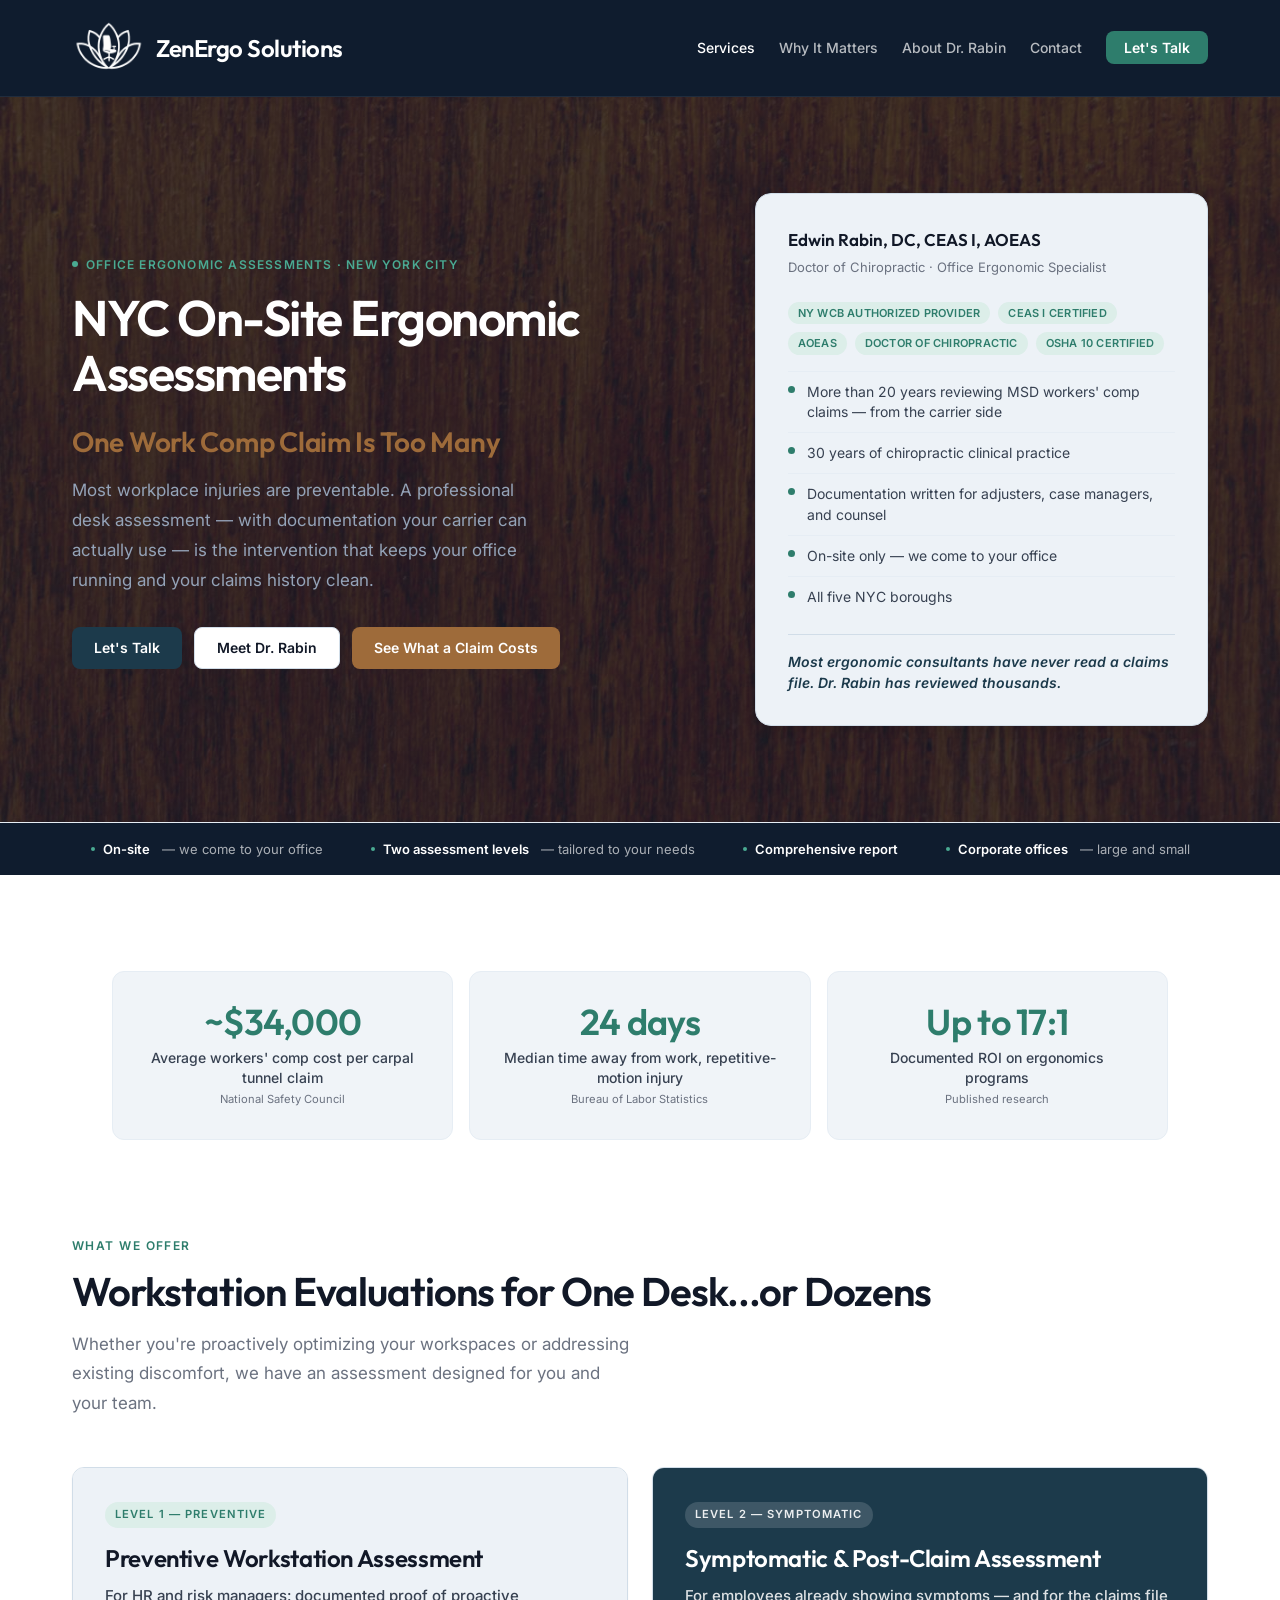
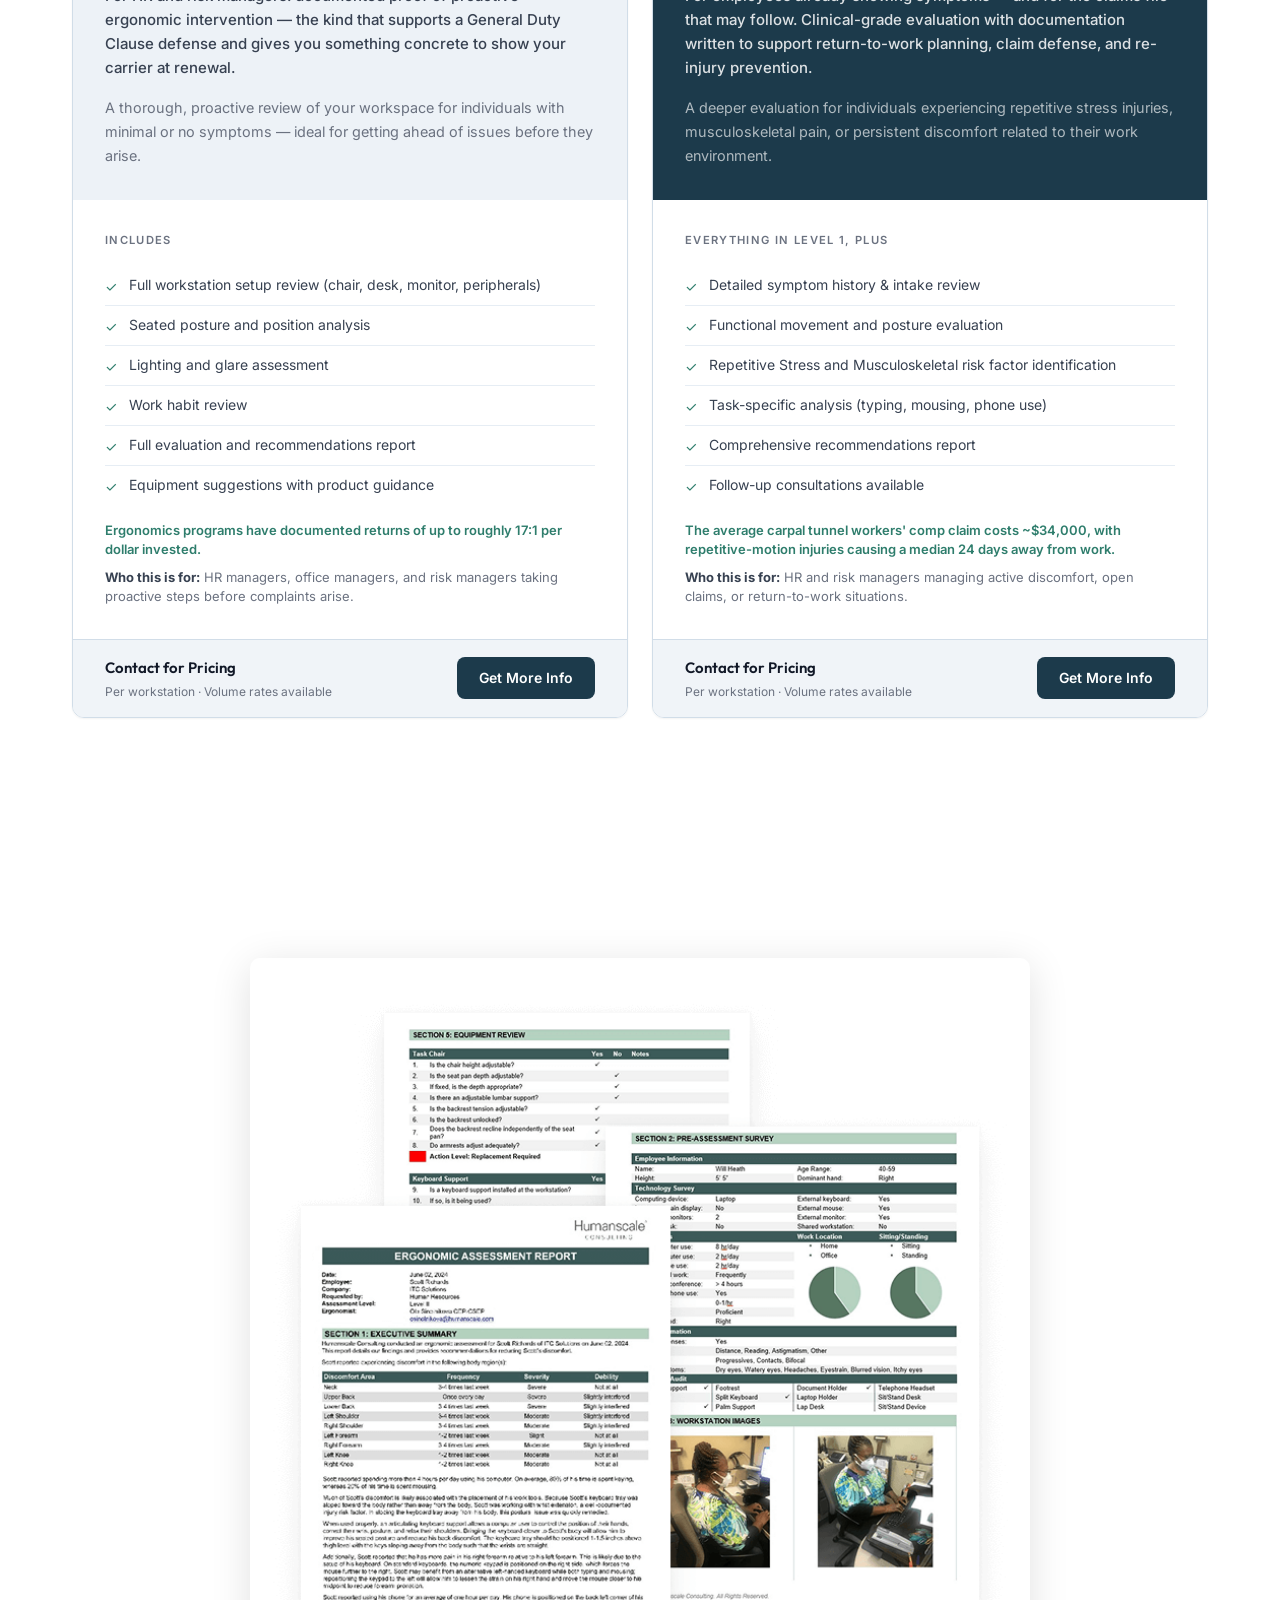
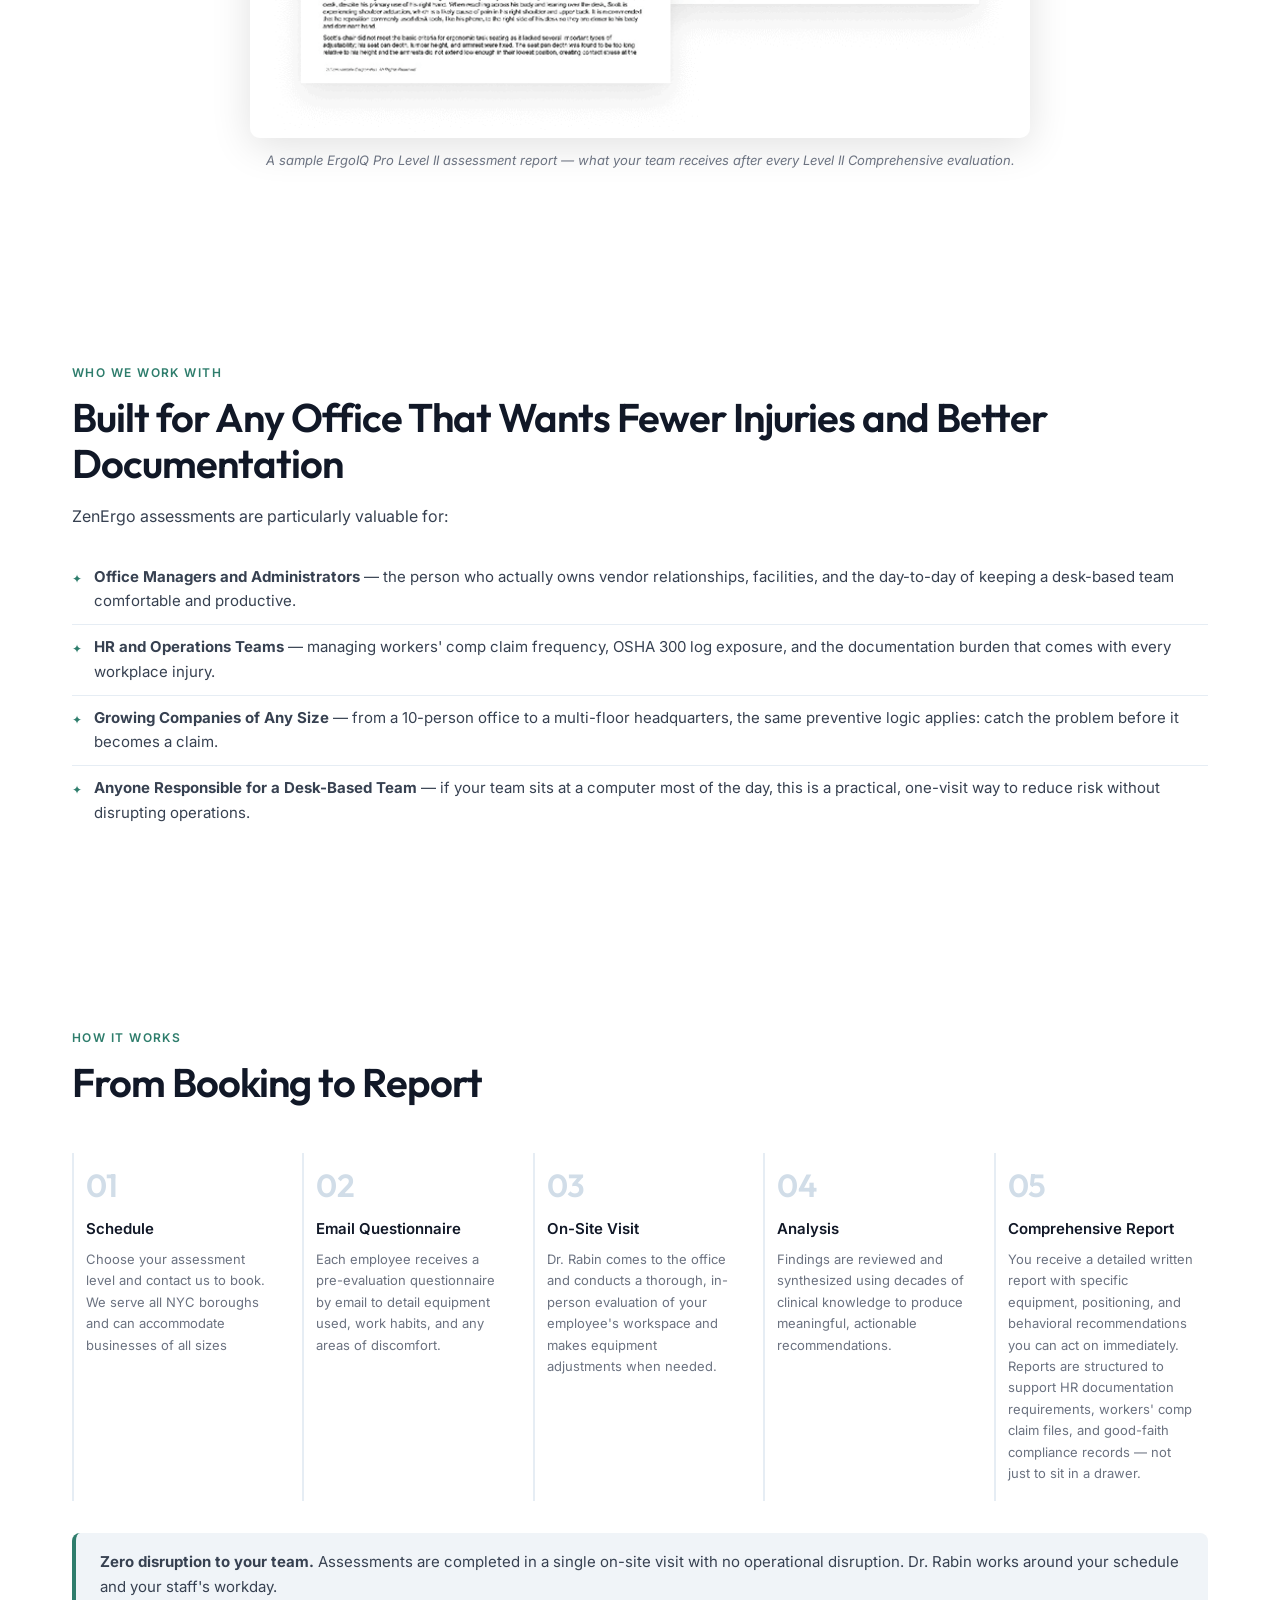
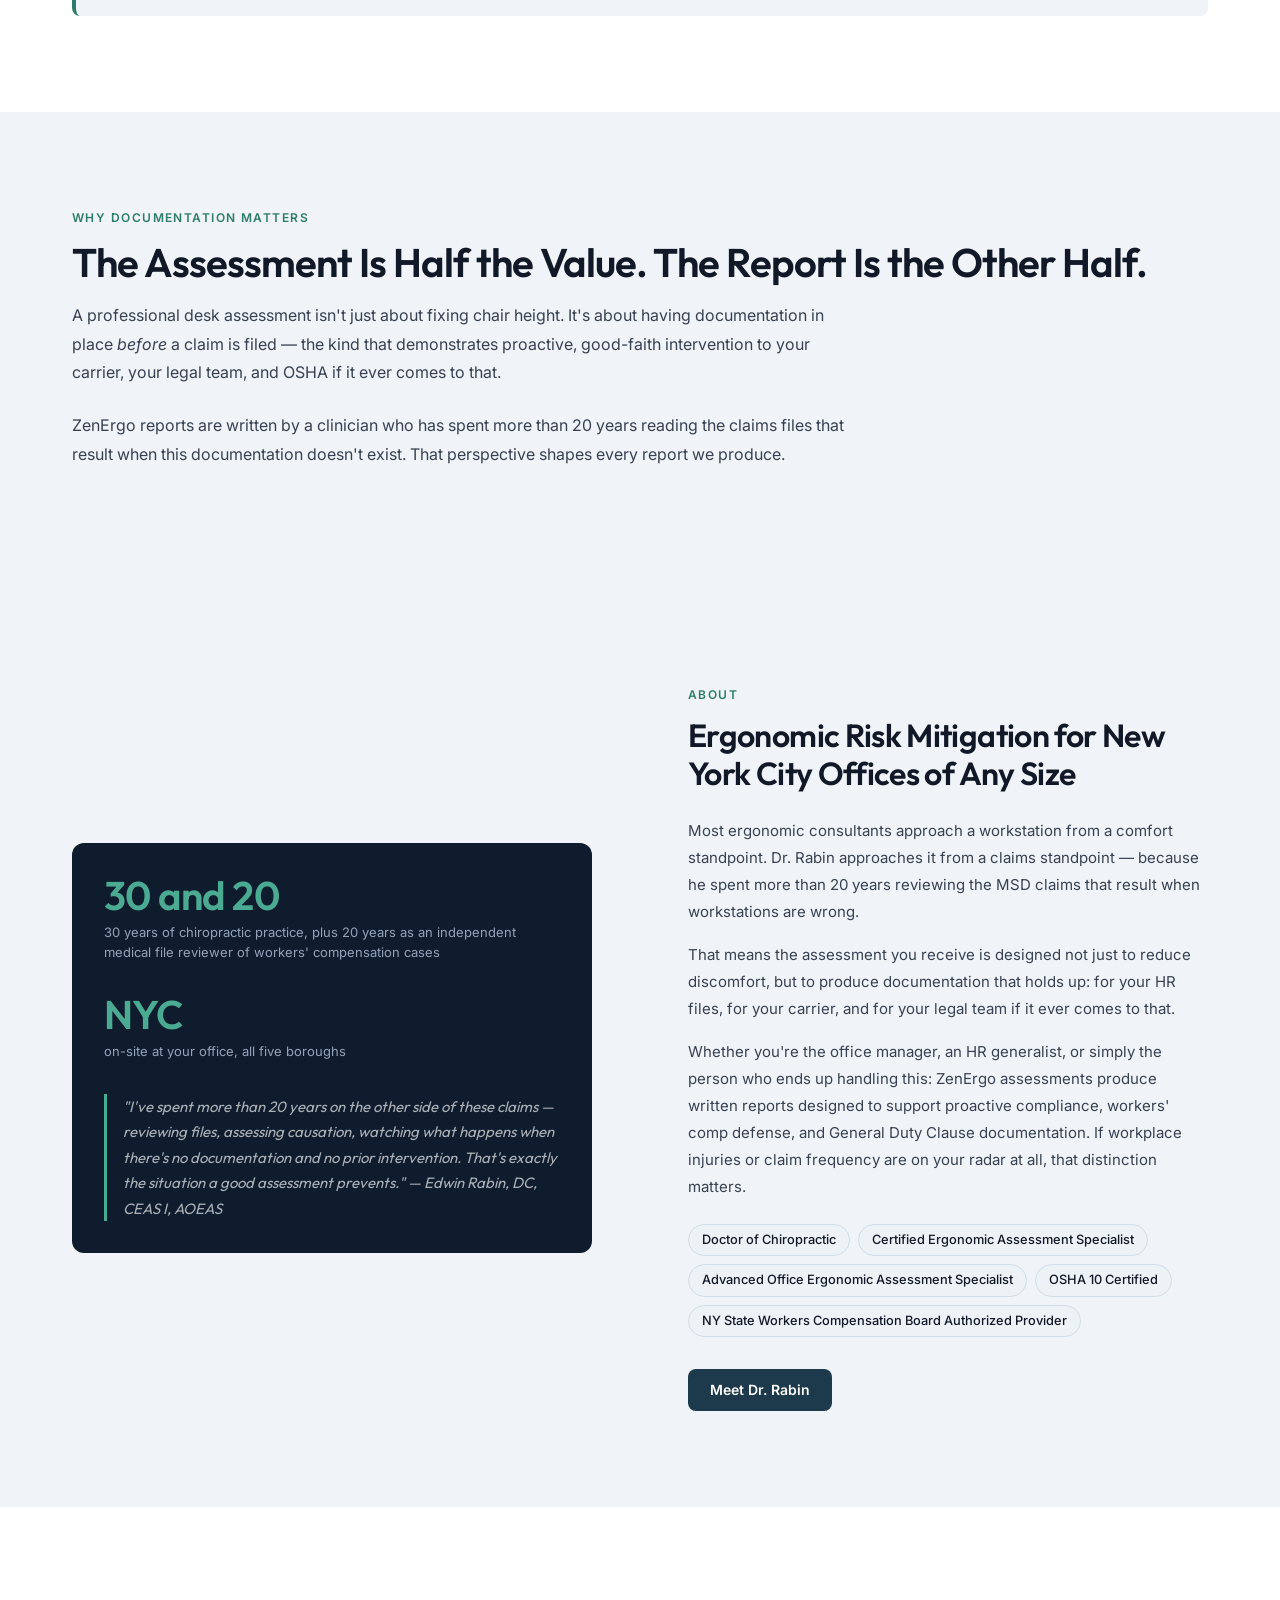
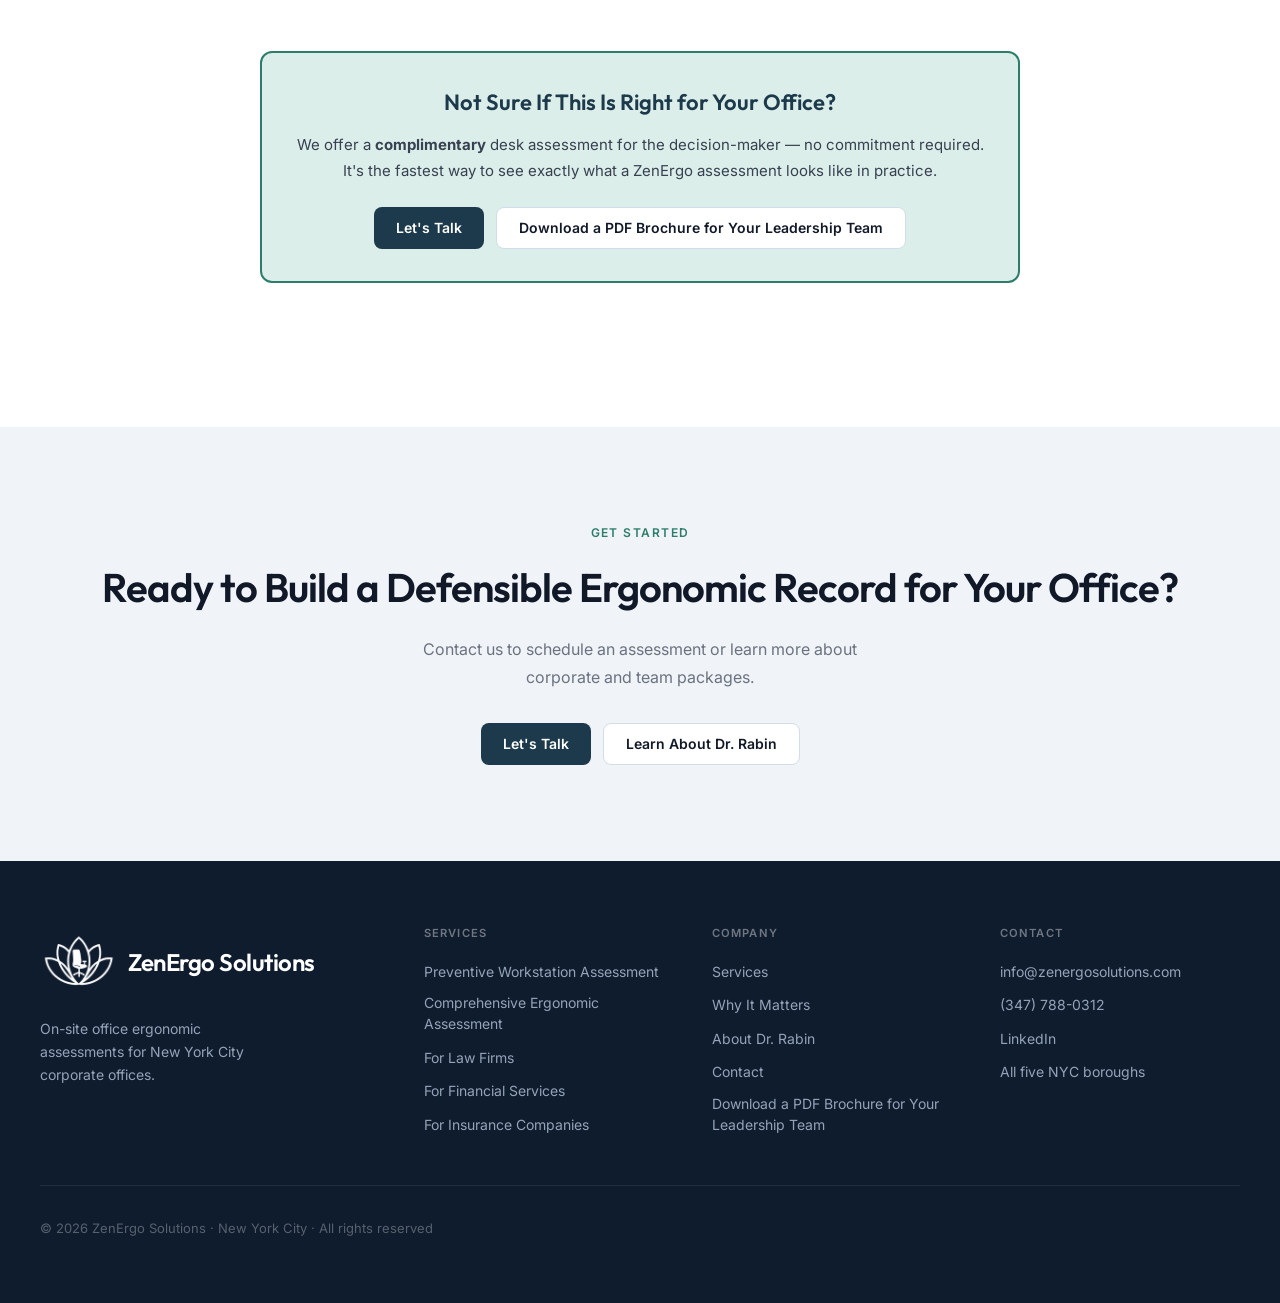
<file: index.html>
<!DOCTYPE html>
<html lang="en">
<head>
  <meta charset="UTF-8">
  <meta name="viewport" content="width=device-width, initial-scale=1.0">
  <title>NYC Office Ergonomic Assessments | ZenErgo Solutions</title>
  <meta name="description" content="ZenErgo Solutions is an NYC ergonomic assessment company. On-site, chiropractor-led workstation evaluations with written reports for HR and workers' comp files.">
  <link rel="canonical" href="https://www.zenergosolutions.com/" />
  <meta name="keywords" content="office ergonomic assessment, ergonomic evaluation NYC, on-site ergonomic assessment New York, workplace ergonomics assessment, ergonomic risk assessment, ergonomic consultants NYC, desk assessment, workstation risk assessment, ergonomic workstation assessment, office ergonomics consultant, workplace injury prevention NYC, corporate ergonomics program, office safety assessment, ZenErgo Solutions, Dr. Edwin Rabin">

  <!-- Favicon -->
  <link rel="icon" href="/favicon.ico" sizes="48x48">
  <link rel="icon" type="image/png" sizes="192x192" href="/favicon-192.png">
  <link rel="apple-touch-icon" href="/apple-touch-icon.png">

  <!-- Open Graph -->
  <meta property="og:type" content="website">
  <meta property="og:title" content="NYC Office Ergonomic Assessments | ZenErgo Solutions">
  <meta property="og:description" content="On-site office ergonomic assessments for NYC businesses of any size. Chiropractor-led, documentation-driven evaluations that reduce workplace injuries and support a defensible compliance record. All five boroughs served.">
  <meta property="og:url" content="https://www.zenergosolutions.com/">
  <meta property="og:image" content="https://www.zenergosolutions.com/ZenErgo-wName.png">
  <meta property="og:site_name" content="ZenErgo Solutions">

  <!-- Twitter Card -->
  <meta name="twitter:card" content="summary_large_image">
  <meta name="twitter:title" content="NYC Office Ergonomic Assessments | ZenErgo Solutions">
  <meta name="twitter:description" content="On-site office ergonomic assessments for NYC businesses of any size. Chiropractor-led, documentation-driven evaluations that reduce workplace injuries and support a defensible compliance record. All five boroughs served.">
  <meta name="twitter:image" content="https://www.zenergosolutions.com/ZenErgo-wName.png">

  <!-- Google Search Console Verification -->
  <meta name="google-site-verification" content="HZJrYpx8dpgIf5GoWbdY0h0nmHTKcFLue034OEH0woA" />

  <!-- Google Analytics 4 -->
  <script async src="https://www.googletagmanager.com/gtag/js?id=G-EG3LSNNDYT"></script>
  <script>
    window.dataLayer = window.dataLayer || [];
    function gtag(){dataLayer.push(arguments);}
    gtag('js', new Date());
    gtag('config', 'G-EG3LSNNDYT');
  </script>

  <!-- JSON-LD: Local Business / Professional Service Schema -->
  <script type="application/ld+json">
  {
    "@context": "https://schema.org",
    "@type": "ProfessionalService",
    "name": "ZenErgo Solutions",
    "description": "On-site office ergonomic assessments for New York City employers — clinician-led workstation evaluations with written documentation built for HR files, workers' compensation defense, and General Duty Clause compliance. Serving law firms, financial services firms, insurance companies, and corporate offices across all five NYC boroughs.",
    "image": "https://www.zenergosolutions.com/ZenErgo-wName.png",
    "logo": "https://www.zenergosolutions.com/ZenErgo-wName.png",
    "@id": "https://www.zenergosolutions.com/#organization",
    "url": "https://www.zenergosolutions.com",
    "sameAs": ["https://www.linkedin.com/company/zenergo-solutions/"],
    "telephone": "+1-347-788-0312",
    "email": "info@zenergosolutions.com",
    "priceRange": "$$",
    "address": {
      "@type": "PostalAddress",
      "addressLocality": "New York",
      "addressRegion": "NY",
      "addressCountry": "US"
    },
    "openingHoursSpecification": {
      "@type": "OpeningHoursSpecification",
      "dayOfWeek": ["Monday", "Tuesday", "Wednesday", "Thursday", "Friday"],
      "opens": "09:00",
      "closes": "17:00"
    },
    "audience": {
      "@type": "BusinessAudience",
      "audienceType": "HR Managers, Risk Managers, Office Managers, Law Firm Administrators, Financial Firm Administrators, Insurance Services Administrators, COOs"
    },
    "founder": {
      "@type": "Person",
      "@id": "https://www.zenergosolutions.com/about.html#edwin-rabin",
      "name": "Edwin Rabin",
      "alternateName": "Ed Rabin",
      "honorificPrefix": "Dr.",
      "honorificSuffix": "DC, CEAS I, AOEAS",
      "jobTitle": "Chiropractor & Certified Ergonomics Specialist",
      "url": "https://www.zenergosolutions.com/about.html",
      "sameAs": ["https://www.linkedin.com/in/ed-rabin"]
    },
    "areaServed": [
      {
        "@type": "AdministrativeArea",
        "name": "Manhattan",
        "sameAs": "https://en.wikipedia.org/wiki/Manhattan"
      },
      {
        "@type": "AdministrativeArea",
        "name": "Brooklyn",
        "sameAs": "https://en.wikipedia.org/wiki/Brooklyn"
      },
      {
        "@type": "AdministrativeArea",
        "name": "Queens",
        "sameAs": "https://en.wikipedia.org/wiki/Queens"
      },
      {
        "@type": "AdministrativeArea",
        "name": "The Bronx",
        "sameAs": "https://en.wikipedia.org/wiki/The_Bronx"
      },
      {
        "@type": "AdministrativeArea",
        "name": "Staten Island",
        "sameAs": "https://en.wikipedia.org/wiki/Staten_Island"
      },
      {
        "@type": "AdministrativeArea",
        "name": "New York City",
        "sameAs": "https://en.wikipedia.org/wiki/New_York_City"
      }
    ],
    "knowsAbout": [
      "Office Ergonomics",
      "Workstation Tuning",
      "Ergonomic Assessment",
      "Injury Prevention",
      "Workers Compensation Risk Reduction",
      "Law Firm Ergonomics",
      "Financial Services Ergonomics",
      "Insurance Office Ergonomics",
      "RSI Prevention",
      "Musculoskeletal Disorder Prevention"
    ],
    "hasOfferCatalog": {
      "@type": "OfferCatalog",
      "name": "Ergonomic Assessment Services",
      "itemListElement": [
        {
          "@type": "Offer",
          "itemOffered": {
            "@type": "Service",
            "name": "Preventive Workstation Assessment",
            "description": "Proactive ergonomic workstation assessment for employees with minimal or no symptoms. Includes full workstation review, posture analysis, lighting assessment, and written recommendations report.",
            "audience": {
              "@type": "Audience",
              "audienceType": "Law Firms, Financial Services, Insurance Companies, Corporate Offices"
            }
          }
        },
        {
          "@type": "Offer",
          "itemOffered": {
            "@type": "Service",
            "name": "Symptomatic & Post-Claim Assessment",
            "description": "In-depth clinical ergonomic evaluation for employees experiencing RSI, musculoskeletal pain, or persistent work-related discomfort. Includes symptom history, functional movement evaluation, and detailed clinical recommendations report.",
            "audience": {
              "@type": "Audience",
              "audienceType": "Law Firms, Financial Services, Insurance Companies, Corporate Offices"
            }
          }
        }
      ]
    }
  }
  </script>

  <!-- JSON-LD: WebSite (tells Google the site name to show in results) -->
  <script type="application/ld+json">
  {
    "@context": "https://schema.org",
    "@type": "WebSite",
    "@id": "https://www.zenergosolutions.com/#website",
    "name": "ZenErgo Solutions",
    "alternateName": "ZenErgo",
    "url": "https://www.zenergosolutions.com/",
    "publisher": { "@id": "https://www.zenergosolutions.com/#organization" }
  }
  </script>

  <link rel="preconnect" href="https://fonts.googleapis.com">
  <link rel="preconnect" href="https://fonts.gstatic.com" crossorigin>
  <link href="https://fonts.googleapis.com/css2?family=Outfit:wght@400;500;600&family=Inter:wght@400;500;600&display=swap" rel="stylesheet">
  <link rel="stylesheet" href="style.css">
</head>
<body>

<header class="site-header">
  <nav class="nav-inner" aria-label="Main navigation">
    <a href="/" class="nav-logo" aria-label="ZenErgo Solutions home">
      <img src="logo-160.png" alt="ZenErgo Solutions logo" width="160" height="160">
      <span class="nav-brand-name">ZenErgo Solutions</span>
    </a>
    <ul class="nav-links" id="navLinks">
      <li><a href="/" class="active">Services</a></li>
      <li><a href="why-it-matters.html">Why It Matters</a></li>
      <li><a href="about.html">About Dr. Rabin</a></li>
      <li><a href="contact.html">Contact</a></li>
      <li><a href="contact.html" class="nav-cta-link">Let's Talk</a></li>
    </ul>
    <button class="nav-hamburger" id="navHamburger" aria-label="Toggle menu" aria-expanded="false">
      <span></span><span></span><span></span>
    </button>
  </nav>
</header>

<main>

  <!-- HERO -->
  <section class="hero-band">
    <div class="container">
      <div class="hero-layout">
        <div>
          <div class="hero-eyebrow">Office Ergonomic Assessments · New York City</div>
          <h1 class="hero-h1">NYC On-Site Ergonomic Assessments</h1>
          <p class="hero-subhead">One Work Comp Claim Is Too Many</p>
          <p class="hero-sub">Most workplace injuries are preventable. A professional desk assessment — with documentation your carrier can actually use — is the intervention that keeps your office running and your claims history clean.</p>
          <div class="hero-actions">
            <a href="contact.html" class="btn-primary">Let's Talk</a>
            <a href="about.html" class="btn-secondary">Meet Dr. Rabin</a>
            <a href="why-it-matters.html" class="btn-warm">See What a Claim Costs</a>
          </div>
        </div>
        <div class="hero-cred-card">
          <div class="hero-cred-name">Edwin Rabin, DC, CEAS I, AOEAS</div>
          <div class="hero-cred-role">Doctor of Chiropractic · Office Ergonomic Specialist</div>
          <!-- Credentials Badge Strip -->
          <div class="credentials-badge-strip">
            <span class="badge">NY WCB Authorized Provider</span>
            <span class="badge">CEAS I Certified</span>
            <span class="badge">AOEAS</span>
            <span class="badge">Doctor of Chiropractic</span>
            <span class="badge">OSHA 10 Certified</span>
          </div>
          <div class="cred-row"><div class="cred-dot"></div>More than 20 years reviewing MSD workers' comp claims — from the carrier side</div>
          <div class="cred-row"><div class="cred-dot"></div>30 years of chiropractic clinical practice</div>
          <div class="cred-row"><div class="cred-dot"></div>Documentation written for adjusters, case managers, and counsel</div>
          <div class="cred-row"><div class="cred-dot"></div>On-site only — we come to your office</div>
          <div class="cred-row"><div class="cred-dot"></div>All five NYC boroughs</div>
          <!-- Claims-side differentiator callout -->
          <blockquote class="differentiator-callout">
            Most ergonomic consultants have never read a claims file. Dr. Rabin has reviewed thousands.
          </blockquote>
        </div>
      </div>
    </div>
  </section>

  <!-- TRUST BAR -->
  <div class="trust-bar">
    <div class="trust-bar-inner container">
      <div class="trust-item"><span class="trust-dot"></span><strong>On-site</strong>&nbsp;— we come to your office</div>
      <div class="trust-item"><span class="trust-dot"></span><strong>Two assessment levels</strong>&nbsp;— tailored to your needs</div>
      <div class="trust-item"><span class="trust-dot"></span><strong>Comprehensive report</strong></div>
      <div class="trust-item"><span class="trust-dot"></span><strong>Corporate offices</strong>&nbsp;— large and small</div>
    </div>
  </div>

  <!-- STAT BAR -->
  <section class="content-section" id="stat-bar-section">
    <div class="container">
      <div class="stat-bar">
        <div class="stat-item">
          <span class="stat-number">~$34,000</span>
          <span class="stat-label">Average workers' comp cost per carpal tunnel claim</span>
          <span class="stat-source">National Safety Council</span>
        </div>
        <div class="stat-item">
          <span class="stat-number">24 days</span>
          <span class="stat-label">Median time away from work, repetitive-motion injury</span>
          <span class="stat-source">Bureau of Labor Statistics</span>
        </div>
        <div class="stat-item">
          <span class="stat-number">Up to 17:1</span>
          <span class="stat-label">Documented ROI on ergonomics programs</span>
          <span class="stat-source">Published research</span>
        </div>
      </div>
    </div>
  </section>

  <!-- SERVICES -->
  <section class="services-section" id="services">
    <div class="container">
      <div class="services-header">
        <div class="section-eyebrow">What We Offer</div>
        <h2 class="section-title">Workstation Evaluations for One Desk...or Dozens</h2>
        <p class="section-sub">Whether you're proactively optimizing your workspaces or addressing existing discomfort, we have an assessment designed for you and your team.</p>
      </div>

      <div class="services-grid">

        <!-- Level 1 -->
        <article class="service-card">
          <div class="service-card-head head-light">
            <span class="service-badge badge-preventive">Level 1 — Preventive</span>
            <h3 class="service-card-title">Preventive Workstation Assessment</h3>
            <p class="card-benefit-lede">For HR and risk managers: documented proof of proactive ergonomic intervention — the kind that supports a General Duty Clause defense and gives you something concrete to show your carrier at renewal.</p>
            <p class="service-card-desc">A thorough, proactive review of your workspace for individuals with minimal or no symptoms — ideal for getting ahead of issues before they arise.</p>
          </div>
          <div class="service-card-body">
            <div class="service-includes-label">Includes</div>
            <ul class="service-features">
              <li><span class="check">✓</span>Full workstation setup review (chair, desk, monitor, peripherals)</li>
              <li><span class="check">✓</span>Seated posture and position analysis</li>
              <li><span class="check">✓</span>Lighting and glare assessment</li>
              <li><span class="check">✓</span>Work habit review</li>
              <li><span class="check">✓</span>Full evaluation and recommendations report</li>
              <li><span class="check">✓</span>Equipment suggestions with product guidance</li>
            </ul>
            <p class="card-stat">Ergonomics programs have documented returns of up to roughly 17:1 per dollar invested.</p>
            <p class="card-who"><strong>Who this is for:</strong> HR managers, office managers, and risk managers taking proactive steps before complaints arise.</p>
          </div>
          <div class="service-card-foot">
            <div>
              <div class="service-price-amount">Contact for Pricing</div>
              <div class="service-price-note">Per workstation · Volume rates available</div>
            </div>
            <a href="contact.html" class="btn-primary">Get More Info</a>
          </div>
        </article>

        <!-- Level 2 -->
        <article class="service-card">
          <div class="service-card-head head-dark">
            <span class="service-badge badge-clinical">Level 2 — Symptomatic</span>
            <h3 class="service-card-title">Symptomatic &amp; Post-Claim Assessment</h3>
            <p class="card-benefit-lede">For employees already showing symptoms — and for the claims file that may follow. Clinical-grade evaluation with documentation written to support return-to-work planning, claim defense, and re-injury prevention.</p>
            <p class="service-card-desc">A deeper evaluation for individuals experiencing repetitive stress injuries, musculoskeletal pain, or persistent discomfort related to their work environment.</p>
          </div>
          <div class="service-card-body">
            <div class="service-includes-label">Everything in Level 1, plus</div>
            <ul class="service-features">
              <li><span class="check">✓</span>Detailed symptom history &amp; intake review</li>
              <li><span class="check">✓</span>Functional movement and posture evaluation</li>
              <li><span class="check">✓</span>Repetitive Stress and Musculoskeletal risk factor identification</li>
              <li><span class="check">✓</span>Task-specific analysis (typing, mousing, phone use)</li>
              <li><span class="check">✓</span>Comprehensive recommendations report</li>
              <li><span class="check">✓</span>Follow-up consultations available</li>
            </ul>
            <p class="card-stat">The average carpal tunnel workers' comp claim costs ~$34,000, with repetitive-motion injuries causing a median 24 days away from work.</p>
            <p class="card-who"><strong>Who this is for:</strong> HR and risk managers managing active discomfort, open claims, or return-to-work situations.</p>
          </div>
          <div class="service-card-foot">
            <div>
              <div class="service-price-amount">Contact for Pricing</div>
              <div class="service-price-note">Per workstation · Volume rates available</div>
            </div>
            <a href="contact.html" class="btn-primary">Get More Info</a>
          </div>
        </article>

      </div>
    </div>
  </section>

  <!-- REPORT PREVIEW -->
  <section class="process-section">
    <div class="container">
      <div class="report-preview">
        <img src="ErgoIQPro Report Picture.png" width="768" height="768" loading="lazy" alt="Sample ErgoIQ Pro ergonomic assessment report showing executive summary, equipment review, and workspace images" class="report-preview-img">
        <p class="report-preview-caption">A sample ErgoIQ Pro Level II assessment report — what your team receives after every Level II Comprehensive evaluation.</p>
      </div>
    </div>
  </section>

  <!-- WHO WE WORK WITH section -->
  <section class="content-section" id="who-we-work-with">
    <div class="container">
      <div class="section-eyebrow">Who We Work With</div>
      <h2 class="section-title">Built for Any Office That Wants Fewer Injuries and Better Documentation</h2>
      <p class="section-intro">ZenErgo assessments are particularly valuable for:</p>
      <ul class="prose-list">
        <li><span class="pl-dot">✦</span><span><strong>Office Managers and Administrators</strong> — the person who actually owns vendor relationships, facilities, and the day-to-day of keeping a desk-based team comfortable and productive.</span></li>
        <li><span class="pl-dot">✦</span><span><strong>HR and Operations Teams</strong> — managing workers' comp claim frequency, OSHA 300 log exposure, and the documentation burden that comes with every workplace injury.</span></li>
        <li><span class="pl-dot">✦</span><span><strong>Growing Companies of Any Size</strong> — from a 10-person office to a multi-floor headquarters, the same preventive logic applies: catch the problem before it becomes a claim.</span></li>
        <li><span class="pl-dot">✦</span><span><strong>Anyone Responsible for a Desk-Based Team</strong> — if your team sits at a computer most of the day, this is a practical, one-visit way to reduce risk without disrupting operations.</span></li>
      </ul>
    </div>
  </section>

  <!-- PROCESS -->
  <section class="process-section">
    <div class="container">
      <div class="section-eyebrow">How It Works</div>
      <h2 class="section-title">From Booking to Report</h2>
      <div class="process-grid">
        <div class="process-step">
          <div class="step-number">01</div>
          <h4>Schedule</h4>
          <p>Choose your assessment level and contact us to book. We serve all NYC boroughs and can accommodate businesses of all sizes</p>
        </div>
        <div class="process-step">
          <div class="step-number">02</div>
          <h4>Email Questionnaire</h4>
          <p>Each employee receives a pre-evaluation questionnaire by email to detail equipment used, work habits, and any areas of discomfort.</p>
        </div>
        <div class="process-step">
          <div class="step-number">03</div>
          <h4>On-Site Visit</h4>
          <p>Dr. Rabin comes to the office and conducts a thorough, in-person evaluation of your employee's workspace and makes equipment adjustments when needed.</p>
        </div>
        <div class="process-step">
          <div class="step-number">04</div>
          <h4>Analysis</h4>
          <p>Findings are reviewed and synthesized using decades of clinical knowledge to produce meaningful, actionable recommendations.</p>
        </div>
        <div class="process-step">
          <div class="step-number">05</div>
          <h4>Comprehensive Report</h4>
          <p>You receive a detailed written report with specific equipment, positioning, and behavioral recommendations you can act on immediately. Reports are structured to support HR documentation requirements, workers' comp claim files, and good-faith compliance records — not just to sit in a drawer.</p>
        </div>
      </div>
      <!-- Zero disruption callout -->
      <div class="callout-box">
        <p><strong>Zero disruption to your team.</strong> Assessments are completed in a single on-site visit with no operational disruption. Dr. Rabin works around your schedule and your staff's workday.</p>
      </div>
    </div>
  </section>

  <!-- Why Documentation Matters section -->
  <section class="content-section-soft" id="why-documentation-matters">
    <div class="container">
      <div class="section-eyebrow">Why Documentation Matters</div>
      <h2 class="section-title">The Assessment Is Half the Value. The Report Is the Other Half.</h2>
      <p class="section-intro">A professional desk assessment isn't just about fixing chair height. It's about having documentation in place <em>before</em> a claim is filed — the kind that demonstrates proactive, good-faith intervention to your carrier, your legal team, and OSHA if it ever comes to that.</p>
      <p class="section-intro">ZenErgo reports are written by a clinician who has spent more than 20 years reading the claims files that result when this documentation doesn't exist. That perspective shapes every report we produce.</p>
    </div>
  </section>

  <!-- ABOUT STRIP -->
  <section class="about-strip">
    <div class="container">
      <div class="about-strip-layout">
        <div class="about-stat-card">
          <div class="about-stat">
            <div class="about-stat-num">30 and 20</div>
            <div class="about-stat-label">30 years of chiropractic practice, plus 20 years as an independent medical file reviewer of workers' compensation cases</div>
          </div>
          <div class="about-stat">
            <div class="about-stat-num">NYC</div>
            <div class="about-stat-label">on-site at your office, all five boroughs</div>
          </div>
          <blockquote class="about-blockquote">
            "I've spent more than 20 years on the other side of these claims — reviewing files, assessing causation, watching what happens when there's no documentation and no prior intervention. That's exactly the situation a good assessment prevents."
            <cite>— Edwin Rabin, DC, CEAS I, AOEAS</cite>
          </blockquote>
        </div>
        <div class="about-content">
          <div class="section-eyebrow">About</div>
          <h2 class="about-content-title">Ergonomic Risk Mitigation for New York City Offices of Any Size</h2>
          <p>Most ergonomic consultants approach a workstation from a comfort standpoint. Dr. Rabin approaches it from a claims standpoint — because he spent more than 20 years reviewing the MSD claims that result when workstations are wrong.</p>
          <p>That means the assessment you receive is designed not just to reduce discomfort, but to produce documentation that holds up: for your HR files, for your carrier, and for your legal team if it ever comes to that.</p>
          <p>Whether you're the office manager, an HR generalist, or simply the person who ends up handling this: ZenErgo assessments produce written reports designed to support proactive compliance, workers' comp defense, and General Duty Clause documentation. If workplace injuries or claim frequency are on your radar at all, that distinction matters.</p>
          <div class="about-tags">
            <span class="tag">Doctor of Chiropractic</span>
            <span class="tag">Certified Ergonomic Assessment Specialist</span>
            <span class="tag">Advanced Office Ergonomic Assessment Specialist</span>
            <span class="tag">OSHA 10 Certified</span>
            <span class="tag">NY State Workers Compensation Board Authorized Provider</span>
          </div>
          <div style="margin-top: 2rem;">
            <a href="about.html" class="btn-primary">Meet Dr. Rabin</a>
          </div>
        </div>
      </div>
    </div>
  </section>

  <!-- Complimentary assessment callout -->
  <section class="content-section">
    <div class="container">
      <div class="callout-box callout-box--offer">
        <h3>Not Sure If This Is Right for Your Office?</h3>
        <p>We offer a <strong>complimentary</strong> desk assessment for the decision-maker — no commitment required. It's the fastest way to see exactly what a ZenErgo assessment looks like in practice.</p>
        <div class="cta-actions">
          <a href="/contact.html" class="btn-primary">Let's Talk</a>
          <a href="/ZenErgo%20Brochure%204page.pdf" class="btn-secondary btn-brochure" target="_blank" rel="noopener">Download a PDF Brochure for Your Leadership Team</a>
        </div>
      </div>
    </div>
  </section>

  <!-- CTA -->
  <section class="cta-band">
    <div class="container">
      <div class="cta-band-inner">
        <div class="section-eyebrow">Get Started</div>
        <h2 class="cta-band-title">Ready to Build a Defensible Ergonomic Record for Your Office?</h2>
        <p class="cta-band-sub">Contact us to schedule an assessment or learn more about corporate and team packages.</p>
        <div class="cta-actions">
          <a href="contact.html" class="btn-primary">Let's Talk</a>
          <a href="about.html" class="btn-secondary">Learn About Dr. Rabin</a>
        </div>
      </div>
    </div>
  </section>

</main>

<footer class="site-footer">
  <div class="footer-inner">
    <div class="footer-brand">
      <a href="/" class="footer-logo" aria-label="ZenErgo Solutions home">
        <img src="logo-160.png" alt="ZenErgo Solutions logo" width="160" height="160">
        <span class="footer-brand-name">ZenErgo Solutions</span>
      </a>
      <p>On-site office ergonomic assessments for New York City corporate offices.</p>
    </div>
    <div class="footer-col">
      <h4>Services</h4>
      <ul>
        <li><a href="/#services">Preventive Workstation Assessment</a></li>
        <li><a href="/#services">Comprehensive Ergonomic Assessment</a></li>
        <li><a href="why-it-matters-law.html">For Law Firms</a></li>
        <li><a href="why-it-matters-financial.html">For Financial Services</a></li>
        <li><a href="why-it-matters-insurance.html">For Insurance Companies</a></li>
      </ul>
    </div>
    <div class="footer-col">
      <h4>Company</h4>
      <ul>
        <li><a href="/">Services</a></li>
        <li><a href="why-it-matters.html">Why It Matters</a></li>
        <li><a href="about.html">About Dr. Rabin</a></li>
        <li><a href="contact.html">Contact</a></li>
        <li><a href="/ZenErgo%20Brochure%204page.pdf" target="_blank" rel="noopener">Download a PDF Brochure for Your Leadership Team</a></li>
      </ul>
    </div>
    <div class="footer-col">
      <h4>Contact</h4>
      <ul>
        <li><a href="mailto:info@zenergosolutions.com">info@zenergosolutions.com</a></li>
        <li><a href="tel:+13477880312">(347) 788-0312</a></li>
        <li><a href="https://www.linkedin.com/company/zenergo-solutions/" target="_blank" rel="noopener">LinkedIn</a></li>
        <li><span>All five NYC boroughs</span></li>
      </ul>
    </div>
  </div>
  <div class="footer-bottom">
    <p>© 2026 ZenErgo Solutions · New York City · All rights reserved</p>
  </div>
</footer>

<script>
  const hamburger = document.getElementById('navHamburger');
  const navLinks  = document.getElementById('navLinks');

  hamburger.addEventListener('click', () => {
    const isOpen = navLinks.classList.toggle('mobile-open');
    hamburger.classList.toggle('open', isOpen);
    hamburger.setAttribute('aria-expanded', isOpen);
    document.body.style.overflow = isOpen ? 'hidden' : '';
  });

  navLinks.querySelectorAll('a').forEach(a => a.addEventListener('click', () => {
    hamburger.classList.remove('open');
    navLinks.classList.remove('mobile-open');
    hamburger.setAttribute('aria-expanded', 'false');
    document.body.style.overflow = '';
  }));

  document.querySelectorAll('a[href^="tel:"], a[href^="mailto:"]').forEach(a => a.addEventListener('click', () => {
    if (typeof gtag === 'function') {
      gtag('event', a.href.startsWith('tel:') ? 'click_phone' : 'click_email', {
        page_path: location.pathname
      });
    }
  }));
</script>
</body>
</html>
</file>
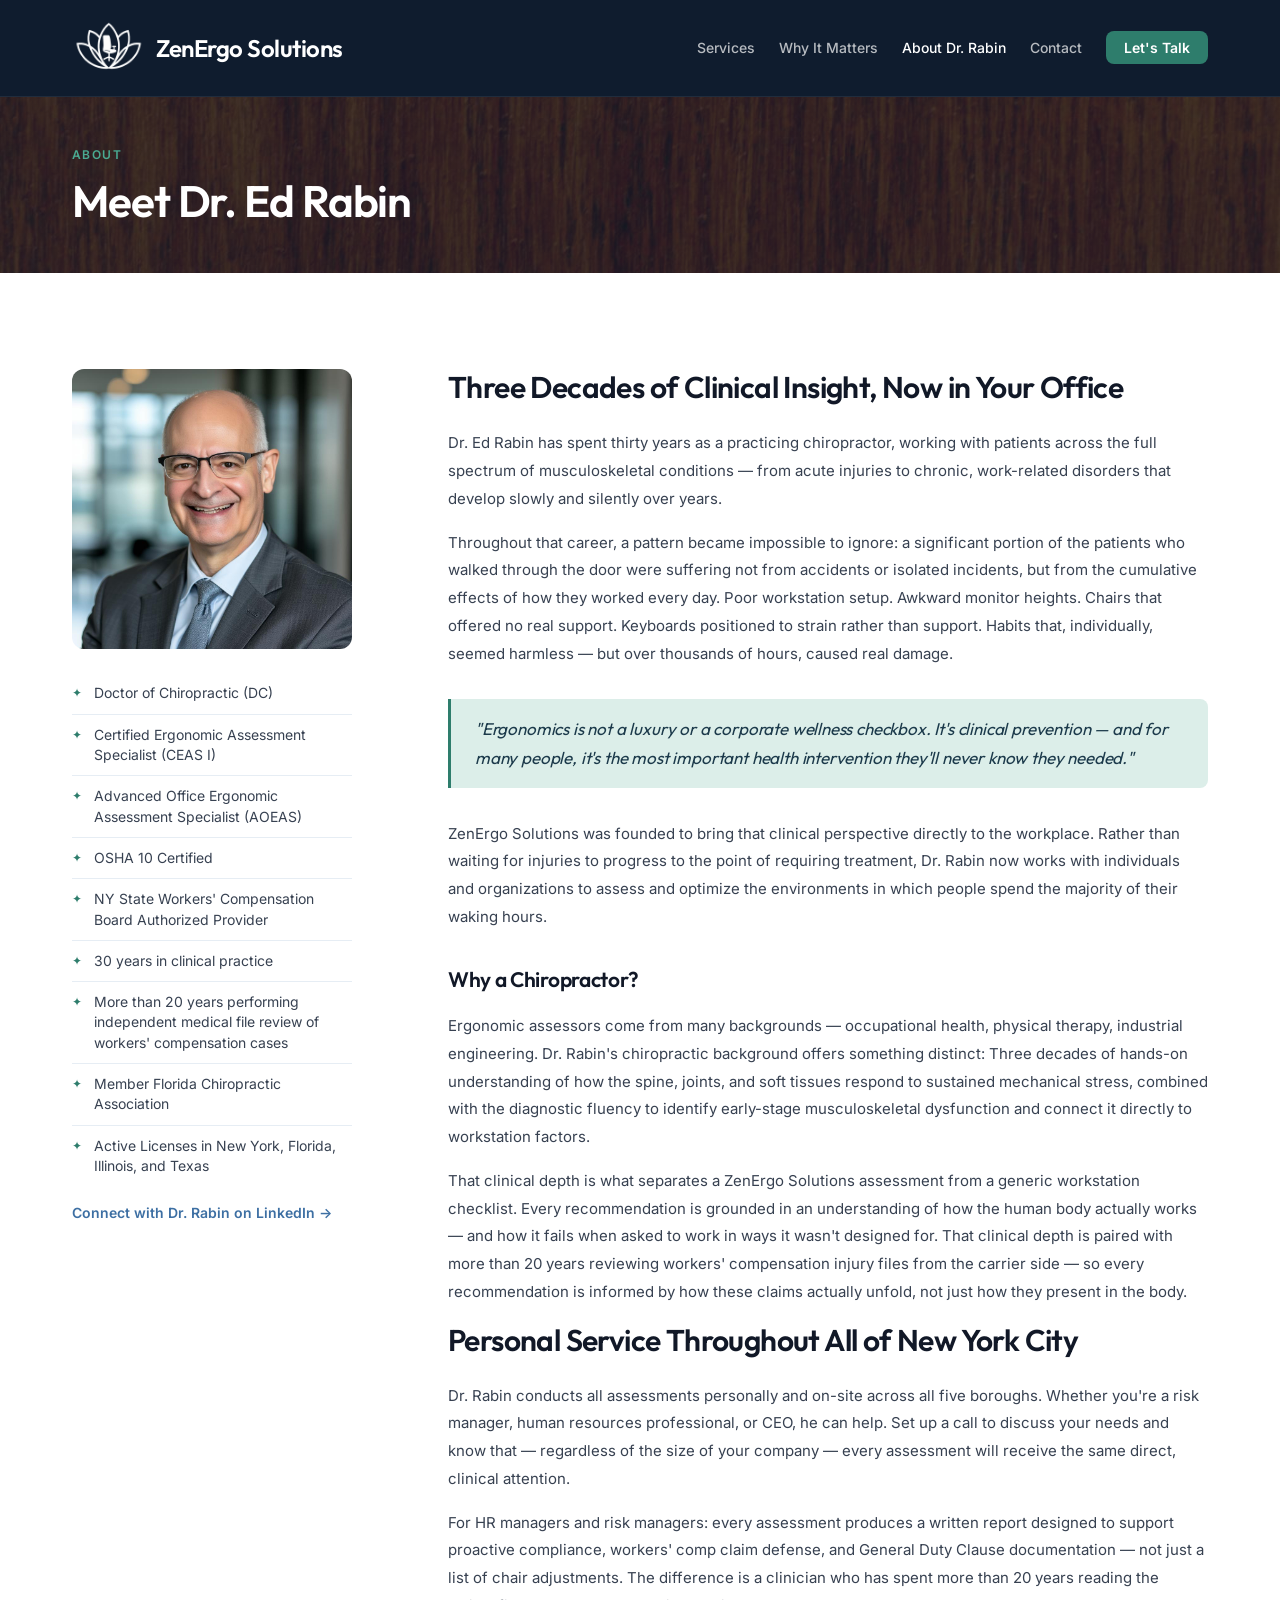
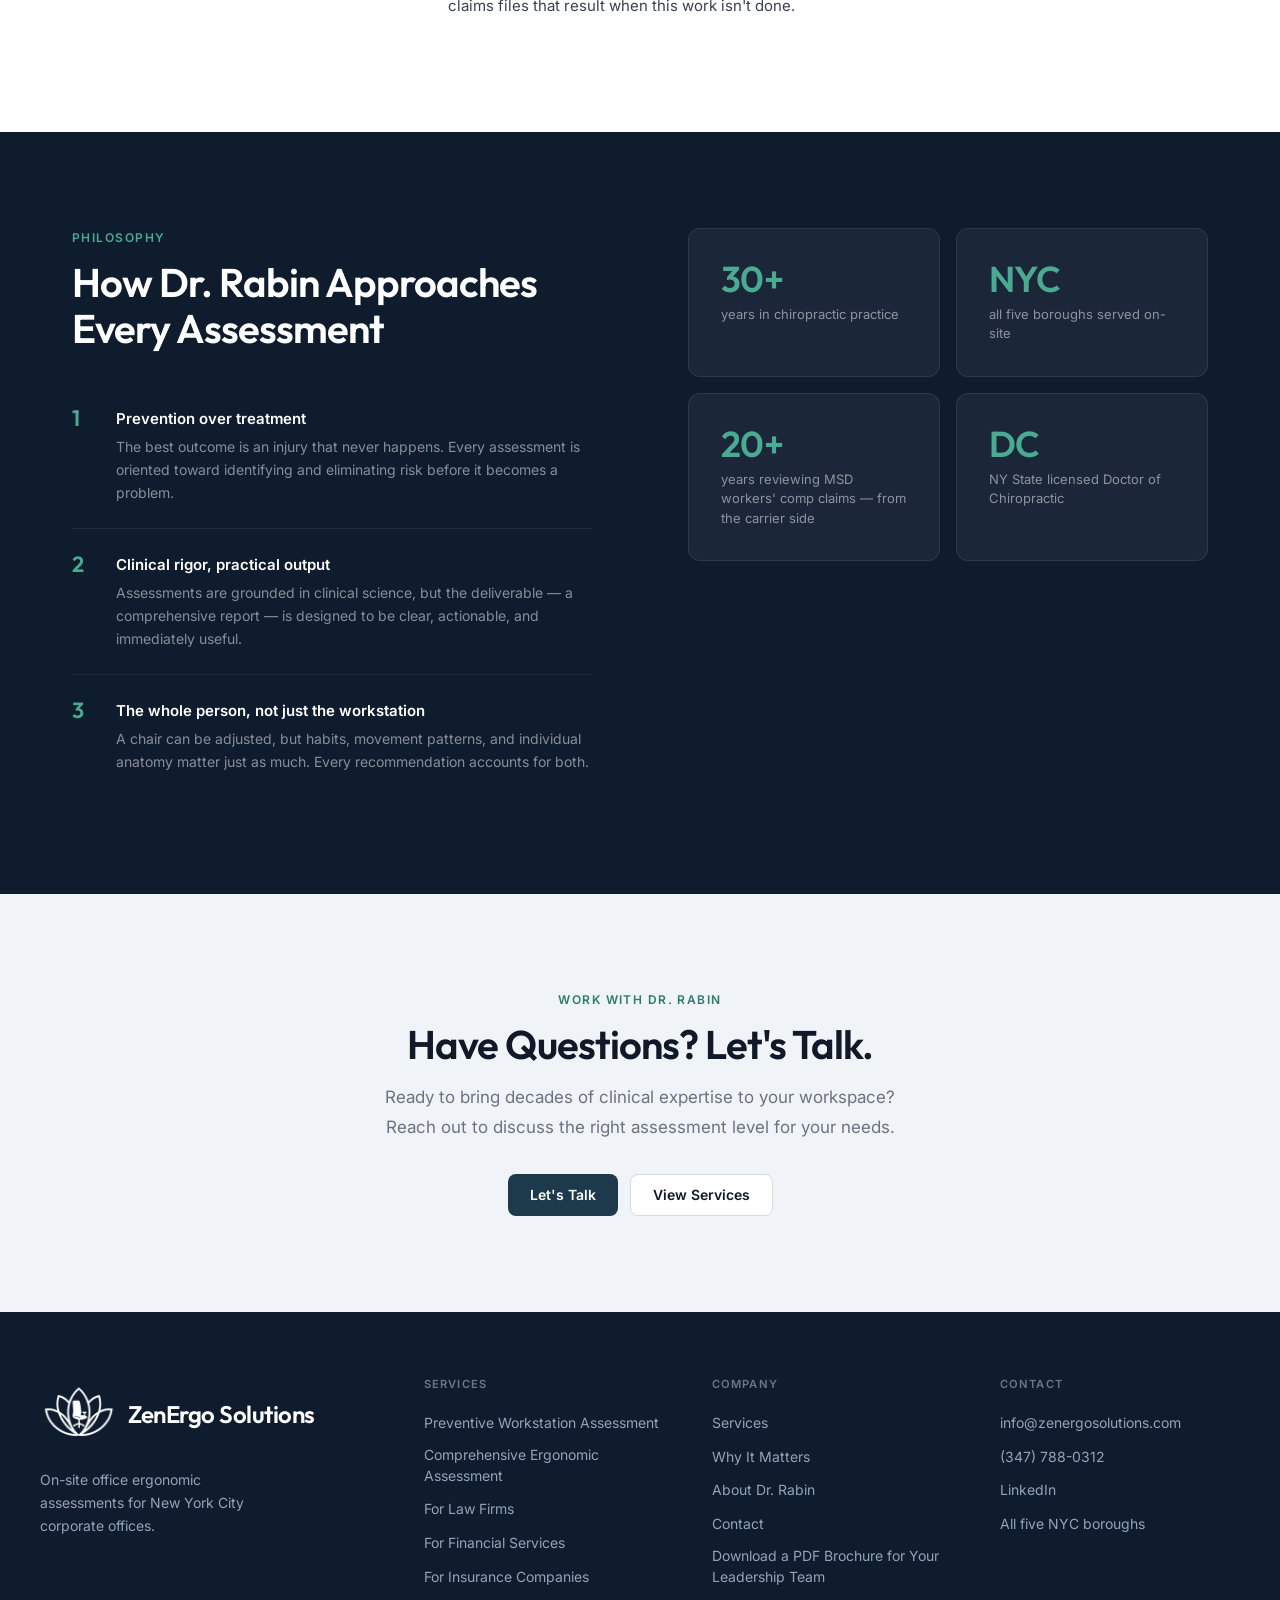
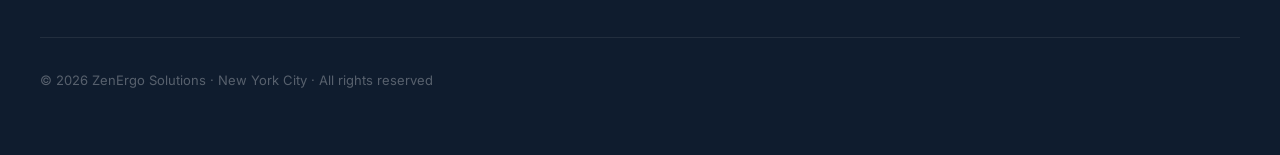
<file: about.html>
<!DOCTYPE html>
<html lang="en">
<head>
  <meta charset="UTF-8">
  <meta name="viewport" content="width=device-width, initial-scale=1.0">
  <title>Dr. Edwin (Ed) Rabin, DC, CEAS I, AOEAS | ZenErgo Solutions</title>
  <meta name="description" content="Meet Dr. Edwin Rabin: 30 years of chiropractic practice and 20+ years reviewing workers' comp claims. Certified ergonomic assessor for all five NYC boroughs.">
  <link rel="canonical" href="https://www.zenergosolutions.com/about.html" />
  <meta name="keywords" content="Dr. Edwin Rabin ergonomics, certified ergonomic specialist NYC, CEAS I AOEAS chiropractor, chiropractor-led ergonomic assessment NYC, workers compensation ergonomic reviewer, office ergonomics consultant New York, law firm ergonomics New York, financial services ergonomics NYC, insurance office ergonomics">

  <!-- Favicon -->
  <link rel="icon" href="/favicon.ico" sizes="48x48">
  <link rel="icon" type="image/png" sizes="192x192" href="/favicon-192.png">
  <link rel="apple-touch-icon" href="/apple-touch-icon.png">

  <!-- Open Graph -->
  <meta property="og:type" content="profile">
  <meta property="og:title" content="About Dr. Edwin Rabin, DC, CEAS I, AOEAS | NYC Ergonomic Assessment Specialist for HR & Risk">
  <meta property="og:description" content="More than 20 years reviewing MSD workers' comp claims from the carrier side, plus 30 years of chiropractic practice. On-site desk assessments with documentation HR and risk managers can use.">
  <meta property="og:url" content="https://www.zenergosolutions.com/about.html">
  <meta property="og:image" content="https://www.zenergosolutions.com/ZenErgo-wName.png">
  <meta property="og:site_name" content="ZenErgo Solutions">

  <!-- Twitter Card -->
  <meta name="twitter:card" content="summary_large_image">
  <meta name="twitter:title" content="About Dr. Edwin Rabin, DC, CEAS I, AOEAS | NYC Ergonomic Assessment Specialist for HR & Risk">
  <meta name="twitter:description" content="More than 20 years reviewing MSD workers' comp claims from the carrier side, plus 30 years of chiropractic practice. On-site desk assessments with documentation HR and risk managers can use.">
  <meta name="twitter:image" content="https://www.zenergosolutions.com/ZenErgo-wName.png">

  <!-- JSON-LD: Person / Physician -->
  <script type="application/ld+json">
  {
    "@context": "https://schema.org",
    "@type": "Person",
    "@id": "https://www.zenergosolutions.com/about.html#edwin-rabin",
    "name": "Edwin Rabin",
    "alternateName": "Ed Rabin",
    "honorificPrefix": "Dr.",
    "honorificSuffix": "DC, CEAS I, AOEAS",
    "jobTitle": "Chiropractor & Certified Ergonomics Specialist",
    "worksFor": {
      "@type": "ProfessionalService",
      "@id": "https://www.zenergosolutions.com/#organization",
      "name": "ZenErgo Solutions",
      "url": "https://www.zenergosolutions.com",
      "sameAs": ["https://www.linkedin.com/company/zenergo-solutions/"]
    },
    "url": "https://www.zenergosolutions.com/about.html",
    "image": "https://www.zenergosolutions.com/dr-rabin.jpeg",
    "sameAs": ["https://www.linkedin.com/in/ed-rabin"],
    "knowsAbout": [
      "Office Ergonomics",
      "Musculoskeletal Disorder Prevention",
      "Workers Compensation",
      "Chiropractic Medicine",
      "RSI Prevention",
      "Law Firm Workplace Ergonomics",
      "Financial Services Ergonomics",
      "Insurance Office Ergonomics"
    ],
    "hasCredential": [
      {
        "@type": "EducationalOccupationalCredential",
        "credentialCategory": "Doctor of Chiropractic (DC)"
      },
      {
        "@type": "EducationalOccupationalCredential",
        "credentialCategory": "Certified Ergonomic Assessment Specialist (CEAS I)"
      },
      {
        "@type": "EducationalOccupationalCredential",
        "credentialCategory": "Advanced Office Ergonomic Assessment Specialist (AOEAS)"
      },
      {
        "@type": "EducationalOccupationalCredential",
        "credentialCategory": "OSHA 10 Certified"
      },
      {
        "@type": "EducationalOccupationalCredential",
        "credentialCategory": "NY State Workers' Compensation Board Authorized Provider"
      }
    ]
  }
  </script>

  <!-- Google Analytics 4 -->
  <script async src="https://www.googletagmanager.com/gtag/js?id=G-EG3LSNNDYT"></script>
  <script>
    window.dataLayer = window.dataLayer || [];
    function gtag(){dataLayer.push(arguments);}
    gtag('js', new Date());
    gtag('config', 'G-EG3LSNNDYT');
  </script>

  <link rel="preconnect" href="https://fonts.googleapis.com">
  <link rel="preconnect" href="https://fonts.gstatic.com" crossorigin>
  <link href="https://fonts.googleapis.com/css2?family=Outfit:wght@400;500;600&family=Inter:wght@400;500;600&display=swap" rel="stylesheet">
  <link rel="stylesheet" href="style.css">
</head>
<body>

<header class="site-header">
  <nav class="nav-inner" aria-label="Main navigation">
    <a href="/" class="nav-logo" aria-label="ZenErgo Solutions home">
      <img src="logo-160.png" alt="ZenErgo Solutions logo" width="160" height="160">
      <span class="nav-brand-name">ZenErgo Solutions</span>
    </a>
    <ul class="nav-links" id="navLinks">
      <li><a href="/">Services</a></li>
      <li><a href="why-it-matters.html">Why It Matters</a></li>
      <li><a href="about.html" class="active">About Dr. Rabin</a></li>
      <li><a href="contact.html">Contact</a></li>
      <li><a href="contact.html" class="nav-cta-link">Let's Talk</a></li>
    </ul>
    <button class="nav-hamburger" id="navHamburger" aria-label="Toggle menu" aria-expanded="false">
      <span></span><span></span><span></span>
    </button>
  </nav>
</header>

<main>

  <!-- PAGE HERO -->
  <div class="page-hero">
    <div class="container">
      <div class="page-hero-eyebrow">About</div>
      <h1>Meet Dr. Ed Rabin</h1>
    </div>
  </div>

  <!-- PROFILE -->
  <section class="profile-section">
    <div class="container">
      <div class="profile-layout">

        <aside class="profile-sidebar">
          <img
            src="dr-rabin.jpeg"
            width="896" height="896"
            alt="Dr. Edwin Rabin, DC, certified office ergonomics specialist in New York City"
            class="profile-photo">
          <ul class="sidebar-credentials">
            <li><span class="cred-icon">✦</span>Doctor of Chiropractic (DC)</li>
            <li><span class="cred-icon">✦</span>Certified Ergonomic Assessment Specialist (CEAS I)</li>
            <li><span class="cred-icon">✦</span>Advanced Office Ergonomic Assessment Specialist (AOEAS)</li>
            <li><span class="cred-icon">✦</span>OSHA 10 Certified</li>
            <li><span class="cred-icon">✦</span>NY State Workers' Compensation Board Authorized Provider</li>
            <li><span class="cred-icon">✦</span>30 years in clinical practice</li>
            <li><span class="cred-icon">✦</span>More than 20 years performing independent medical file review of workers' compensation cases</li>
            <li><span class="cred-icon">✦</span>Member Florida Chiropractic Association</li>
            <li><span class="cred-icon">✦</span>Active Licenses in New York, Florida, Illinois, and Texas</li>
          </ul>
          <a href="https://www.linkedin.com/in/ed-rabin" class="profile-link" target="_blank" rel="noopener">Connect with Dr. Rabin on LinkedIn →</a>
        </aside>

        <div class="bio">
          <h2>Three Decades of Clinical Insight, Now in Your Office</h2>

          <p>Dr. Ed Rabin has spent thirty years as a practicing chiropractor, working with patients across the full spectrum of musculoskeletal conditions — from acute injuries to chronic, work-related disorders that develop slowly and silently over years.</p>

          <p>Throughout that career, a pattern became impossible to ignore: a significant portion of the patients who walked through the door were suffering not from accidents or isolated incidents, but from the cumulative effects of how they worked every day. Poor workstation setup. Awkward monitor heights. Chairs that offered no real support. Keyboards positioned to strain rather than support. Habits that, individually, seemed harmless — but over thousands of hours, caused real damage.</p>

          <div class="bio-pull">
            <p>"Ergonomics is not a luxury or a corporate wellness checkbox. It's clinical prevention — and for many people, it's the most important health intervention they'll never know they needed."</p>
          </div>

          <p>ZenErgo Solutions was founded to bring that clinical perspective directly to the workplace. Rather than waiting for injuries to progress to the point of requiring treatment, Dr. Rabin now works with individuals and organizations to assess and optimize the environments in which people spend the majority of their waking hours.</p>

          <h3>Why a Chiropractor?</h3>

          <p>Ergonomic assessors come from many backgrounds — occupational health, physical therapy, industrial engineering. Dr. Rabin's chiropractic background offers something distinct: Three decades of hands-on understanding of how the spine, joints, and soft tissues respond to sustained mechanical stress, combined with the diagnostic fluency to identify early-stage musculoskeletal dysfunction and connect it directly to workstation factors.</p>

          <p>That clinical depth is what separates a ZenErgo Solutions assessment from a generic workstation checklist. Every recommendation is grounded in an understanding of how the human body actually works — and how it fails when asked to work in ways it wasn't designed for. That clinical depth is paired with more than 20 years reviewing workers' compensation injury files from the carrier side — so every recommendation is informed by how these claims actually unfold, not just how they present in the body.</p>

          <h2>Personal Service Throughout All of New York City</h2>

          <p>Dr. Rabin conducts all assessments personally and on-site across all five boroughs. Whether you're a risk manager, human resources professional, or CEO, he can help. Set up a call to discuss your needs and know that — regardless of the size of your company — every assessment will receive the same direct, clinical attention.</p>

          <p>For HR managers and risk managers: every assessment produces a written report designed to support proactive compliance, workers' comp claim defense, and General Duty Clause documentation — not just a list of chair adjustments. The difference is a clinician who has spent more than 20 years reading the claims files that result when this work isn't done.</p>
        </div>

      </div>
    </div>
  </section>

  <!-- PHILOSOPHY -->
  <section class="philosophy-section">
    <div class="container">
      <div class="philosophy-layout">

        <div>
          <div class="section-eyebrow">Philosophy</div>
          <h2 class="section-title">How Dr. Rabin Approaches Every Assessment</h2>
          <ul class="philosophy-list">
            <li>
              <div class="phil-num">1</div>
              <div class="phil-text">
                <h5>Prevention over treatment</h5>
                <p>The best outcome is an injury that never happens. Every assessment is oriented toward identifying and eliminating risk before it becomes a problem.</p>
              </div>
            </li>
            <li>
              <div class="phil-num">2</div>
              <div class="phil-text">
                <h5>Clinical rigor, practical output</h5>
                <p>Assessments are grounded in clinical science, but the deliverable — a comprehensive report — is designed to be clear, actionable, and immediately useful.</p>
              </div>
            </li>
            <li>
              <div class="phil-num">3</div>
              <div class="phil-text">
                <h5>The whole person, not just the workstation</h5>
                <p>A chair can be adjusted, but habits, movement patterns, and individual anatomy matter just as much. Every recommendation accounts for both.</p>
              </div>
            </li>
          </ul>
        </div>

        <div class="stat-cluster">
          <div class="stat-box">
            <div class="number">30+</div>
            <div class="label">years in chiropractic practice</div>
          </div>
          <div class="stat-box">
            <div class="number">NYC</div>
            <div class="label">all five boroughs served on-site</div>
          </div>
          <div class="stat-box">
            <div class="number">20+</div>
            <div class="label">years reviewing MSD workers' comp claims — from the carrier side</div>
          </div>
          <div class="stat-box">
            <div class="number">DC</div>
            <div class="label">NY State licensed Doctor of Chiropractic</div>
          </div>
        </div>

      </div>
    </div>
  </section>

  <!-- CTA -->
  <section class="about-cta-section">
    <div class="container">
      <div class="about-cta-inner">
        <div class="section-eyebrow">Work With Dr. Rabin</div>
        <h2 class="section-title">Have Questions? Let's Talk.</h2>
        <p class="section-sub">Ready to bring decades of clinical expertise to your workspace? Reach out to discuss the right assessment level for your needs.</p>
        <div class="cta-actions" style="margin-top: 2rem;">
          <a href="contact.html" class="btn-primary">Let's Talk</a>
          <a href="/" class="btn-secondary">View Services</a>
        </div>
      </div>
    </div>
  </section>

</main>

<footer class="site-footer">
  <div class="footer-inner">
    <div class="footer-brand">
      <a href="/" class="footer-logo" aria-label="ZenErgo Solutions home">
        <img src="logo-160.png" alt="ZenErgo Solutions logo" width="160" height="160">
        <span class="footer-brand-name">ZenErgo Solutions</span>
      </a>
      <p>On-site office ergonomic assessments for New York City corporate offices.</p>
    </div>
    <div class="footer-col">
      <h4>Services</h4>
      <ul>
        <li><a href="/#services">Preventive Workstation Assessment</a></li>
        <li><a href="/#services">Comprehensive Ergonomic Assessment</a></li>
        <li><a href="why-it-matters-law.html">For Law Firms</a></li>
        <li><a href="why-it-matters-financial.html">For Financial Services</a></li>
        <li><a href="why-it-matters-insurance.html">For Insurance Companies</a></li>
      </ul>
    </div>
    <div class="footer-col">
      <h4>Company</h4>
      <ul>
        <li><a href="/">Services</a></li>
        <li><a href="why-it-matters.html">Why It Matters</a></li>
        <li><a href="about.html">About Dr. Rabin</a></li>
        <li><a href="contact.html">Contact</a></li>
        <li><a href="/ZenErgo%20Brochure%204page.pdf" target="_blank" rel="noopener">Download a PDF Brochure for Your Leadership Team</a></li>
      </ul>
    </div>
    <div class="footer-col">
      <h4>Contact</h4>
      <ul>
        <li><a href="mailto:info@zenergosolutions.com">info@zenergosolutions.com</a></li>
        <li><a href="tel:+13477880312">(347) 788-0312</a></li>
        <li><a href="https://www.linkedin.com/company/zenergo-solutions/" target="_blank" rel="noopener">LinkedIn</a></li>
        <li><span>All five NYC boroughs</span></li>
      </ul>
    </div>
  </div>
  <div class="footer-bottom">
    <p>© 2026 ZenErgo Solutions · New York City · All rights reserved</p>
  </div>
</footer>

<script>
  const hamburger = document.getElementById('navHamburger');
  const navLinks  = document.getElementById('navLinks');

  hamburger.addEventListener('click', () => {
    const isOpen = navLinks.classList.toggle('mobile-open');
    hamburger.classList.toggle('open', isOpen);
    hamburger.setAttribute('aria-expanded', isOpen);
    document.body.style.overflow = isOpen ? 'hidden' : '';
  });

  navLinks.querySelectorAll('a').forEach(a => a.addEventListener('click', () => {
    hamburger.classList.remove('open');
    navLinks.classList.remove('mobile-open');
    hamburger.setAttribute('aria-expanded', 'false');
    document.body.style.overflow = '';
  }));

  document.querySelectorAll('a[href^="tel:"], a[href^="mailto:"]').forEach(a => a.addEventListener('click', () => {
    if (typeof gtag === 'function') {
      gtag('event', a.href.startsWith('tel:') ? 'click_phone' : 'click_email', {
        page_path: location.pathname
      });
    }
  }));
</script>
</body>
</html>
</file>
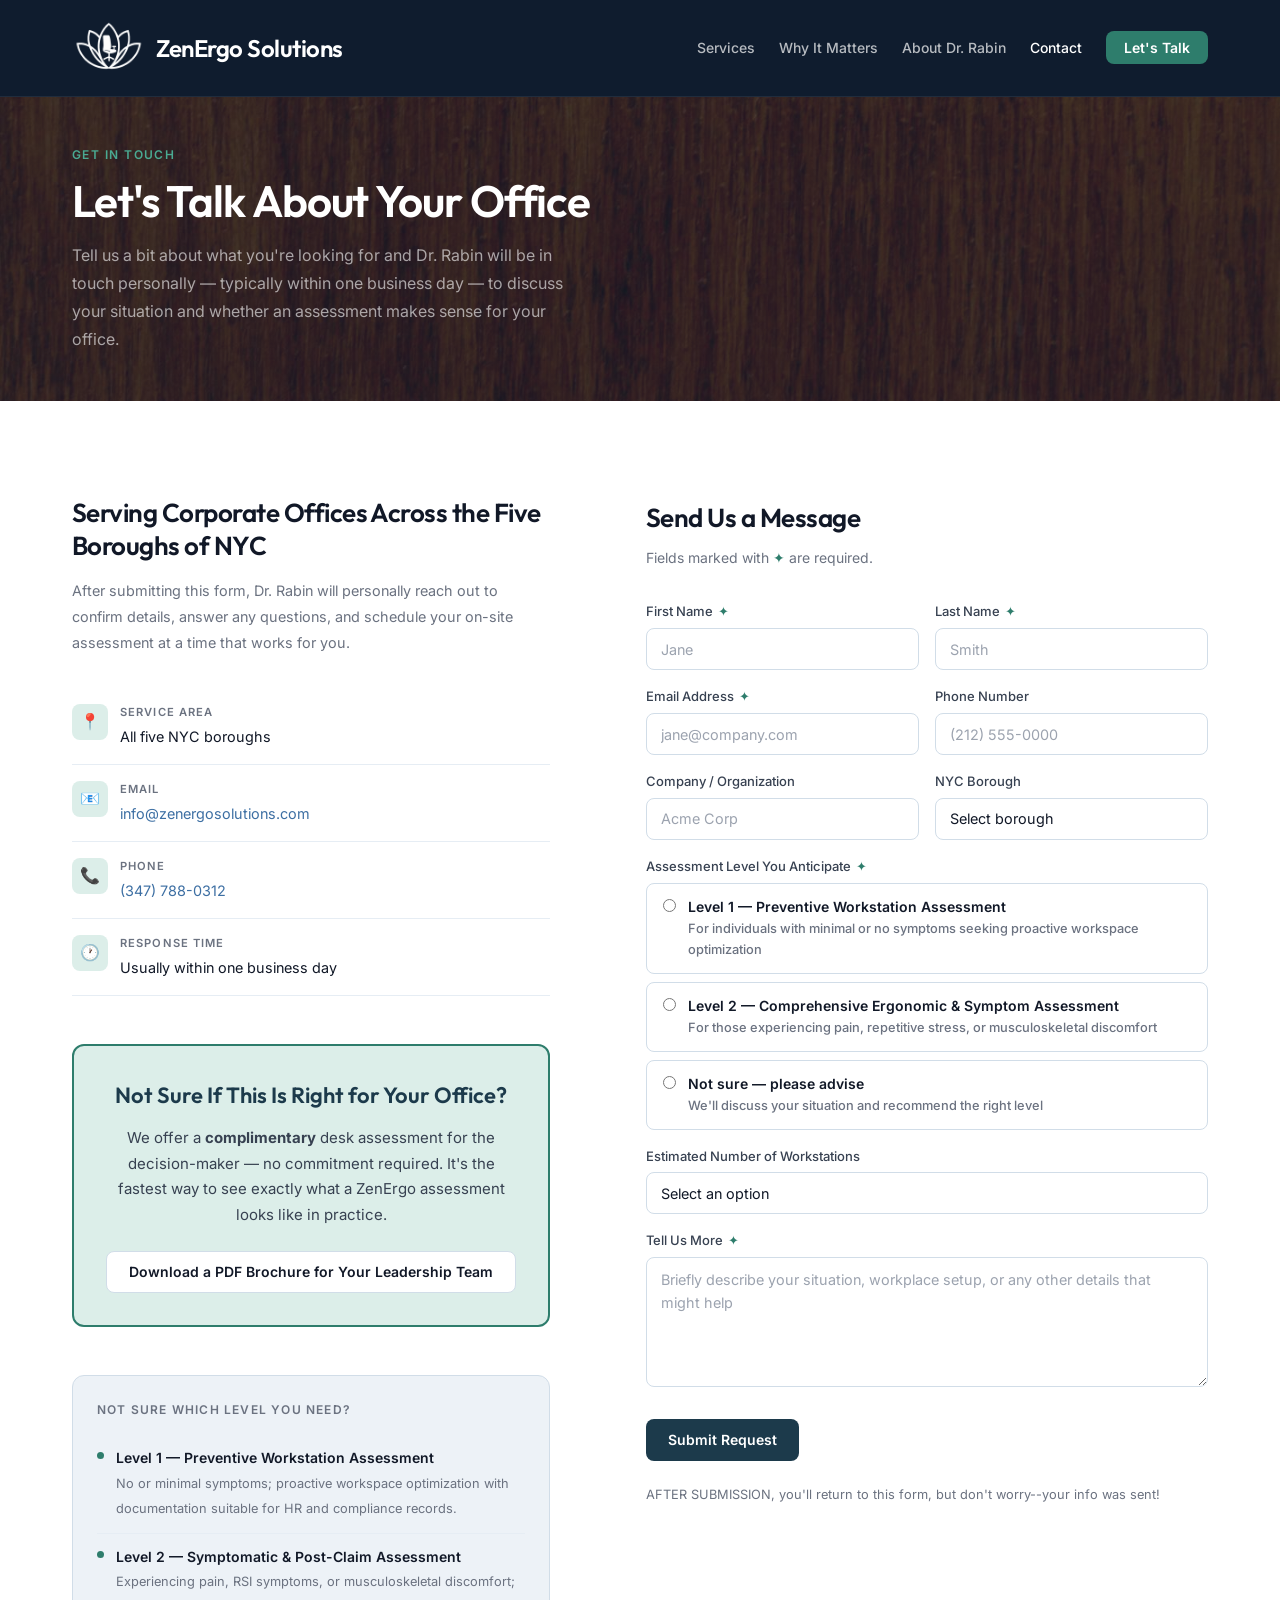
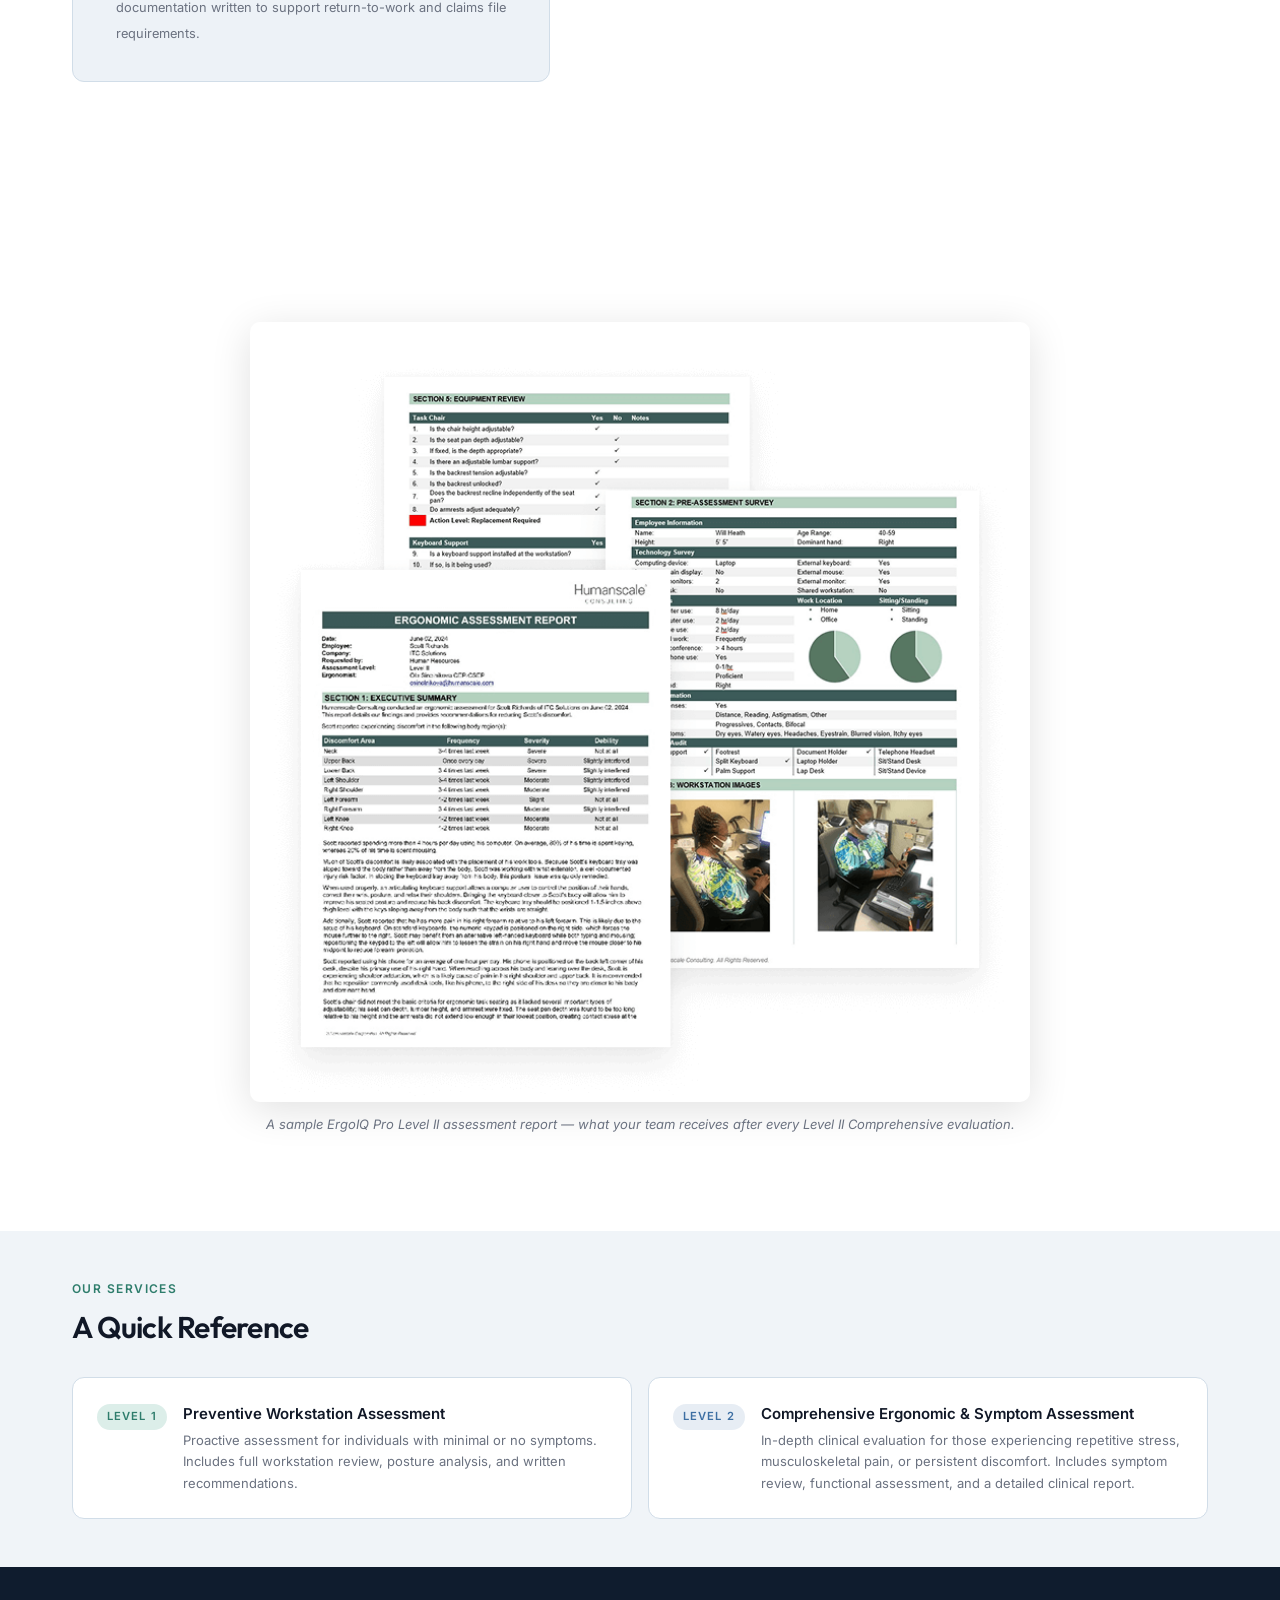
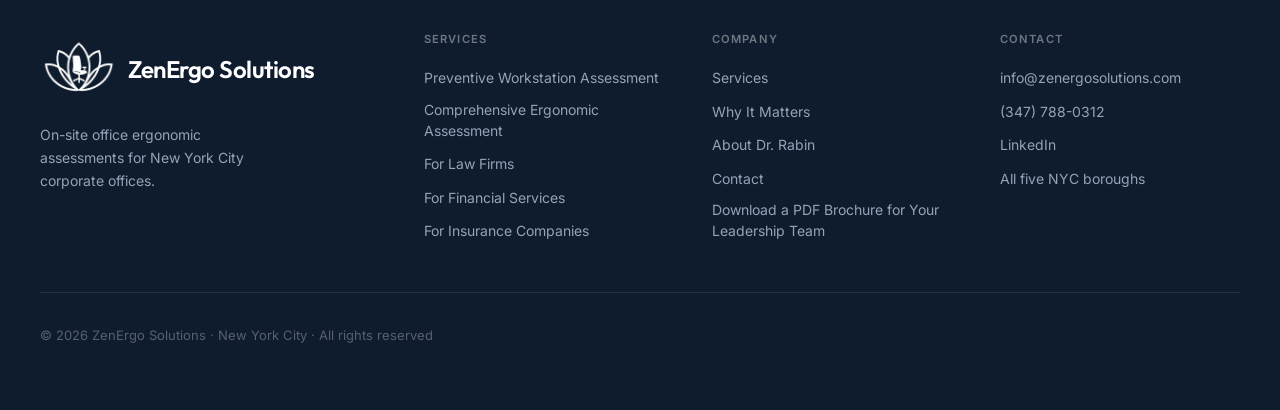
<file: contact.html>
<!DOCTYPE html>
<html lang="en">
<head>
  <meta charset="UTF-8">
  <meta name="viewport" content="width=device-width, initial-scale=1.0">
  <title>Contact ZenErgo Solutions | Book an NYC Ergonomic Assessment</title>
  <meta name="description" content="Schedule an on-site ergonomic assessment for your NYC office, or ask about a complimentary desk assessment. Call (347) 788-0312 or send us a message.">
  <link rel="canonical" href="https://www.zenergosolutions.com/contact.html" />
  <meta name="keywords" content="book ergonomic assessment NYC, schedule ergonomic evaluation law firm, financial services ergonomics consultation, insurance office workstation assessment, contact ZenErgo Solutions">

  <!-- Favicon -->
  <link rel="icon" href="/favicon.ico" sizes="48x48">
  <link rel="icon" type="image/png" sizes="192x192" href="/favicon-192.png">
  <link rel="apple-touch-icon" href="/apple-touch-icon.png">

  <!-- Open Graph -->
  <meta property="og:type" content="website">
  <meta property="og:title" content="Schedule a Consultation | NYC On-Site Desk Assessments | ZenErgo Solutions">
  <meta property="og:description" content="Contact ZenErgo Solutions to schedule an on-site desk assessment for your NYC office. HR managers, risk managers, law firm administrators, and office managers — one conversation is all it takes.">
  <meta property="og:url" content="https://www.zenergosolutions.com/contact.html">
  <meta property="og:image" content="https://www.zenergosolutions.com/ZenErgo-wName.png">
  <meta property="og:site_name" content="ZenErgo Solutions">

  <!-- Twitter Card -->
  <meta name="twitter:card" content="summary_large_image">
  <meta name="twitter:title" content="Schedule a Consultation | NYC On-Site Desk Assessments | ZenErgo Solutions">
  <meta name="twitter:description" content="Contact ZenErgo Solutions to schedule an on-site desk assessment for your NYC office. HR managers, risk managers, law firm administrators, and office managers — one conversation is all it takes.">
  <meta name="twitter:image" content="https://www.zenergosolutions.com/ZenErgo-wName.png">

  <!-- JSON-LD: ContactPage -->
  <script type="application/ld+json">
  {
    "@context": "https://schema.org",
    "@type": "ContactPage",
    "name": "Contact ZenErgo Solutions",
    "url": "https://www.zenergosolutions.com/contact.html",
    "description": "Book an on-site ergonomic assessment for your New York City law firm, financial services firm, or insurance office.",
    "mainEntity": {
      "@type": "ProfessionalService",
      "name": "ZenErgo Solutions",
      "@id": "https://www.zenergosolutions.com/#organization",
      "url": "https://www.zenergosolutions.com",
      "telephone": "+1-347-788-0312",
      "email": "info@zenergosolutions.com",
      "areaServed": "New York City",
      "address": {
        "@type": "PostalAddress",
        "addressLocality": "New York",
        "addressRegion": "NY",
        "addressCountry": "US"
      },
      "openingHoursSpecification": {
        "@type": "OpeningHoursSpecification",
        "dayOfWeek": ["Monday", "Tuesday", "Wednesday", "Thursday", "Friday"],
        "opens": "09:00",
        "closes": "17:00"
      }
    }
  }
  </script>

  <!-- Google Analytics 4 -->
  <script async src="https://www.googletagmanager.com/gtag/js?id=G-EG3LSNNDYT"></script>
  <script>
    window.dataLayer = window.dataLayer || [];
    function gtag(){dataLayer.push(arguments);}
    gtag('js', new Date());
    gtag('config', 'G-EG3LSNNDYT');
  </script>

  <link rel="preconnect" href="https://fonts.googleapis.com">
  <link rel="preconnect" href="https://fonts.gstatic.com" crossorigin>
  <link href="https://fonts.googleapis.com/css2?family=Outfit:wght@400;500;600&family=Inter:wght@400;500;600&display=swap" rel="stylesheet">
  <link rel="stylesheet" href="style.css">
</head>
<body>

<header class="site-header">
  <nav class="nav-inner" aria-label="Main navigation">
    <a href="/" class="nav-logo" aria-label="ZenErgo Solutions home">
      <img src="logo-160.png" alt="ZenErgo Solutions logo" width="160" height="160">
      <span class="nav-brand-name">ZenErgo Solutions</span>
    </a>
    <ul class="nav-links" id="navLinks">
      <li><a href="/">Services</a></li>
      <li><a href="why-it-matters.html">Why It Matters</a></li>
      <li><a href="about.html">About Dr. Rabin</a></li>
      <li><a href="contact.html" class="active">Contact</a></li>
      <li><a href="contact.html" class="nav-cta-link">Let's Talk</a></li>
    </ul>
    <button class="nav-hamburger" id="navHamburger" aria-label="Toggle menu" aria-expanded="false">
      <span></span><span></span><span></span>
    </button>
  </nav>
</header>

<main>

  <!-- PAGE HERO -->
  <div class="page-hero">
    <div class="container">
      <div class="page-hero-eyebrow">Get in Touch</div>
      <h1>Let's Talk About Your Office</h1>
      <p class="page-hero-sub">Tell us a bit about what you're looking for and Dr. Rabin will be in touch personally — typically within one business day — to discuss your situation and whether an assessment makes sense for your office.</p>
    </div>
  </div>

  <!-- CONTACT SECTION -->
  <section class="contact-section">
    <div class="container">
      <div class="contact-layout">

        <!-- LEFT: Info -->
        <div class="contact-info">
          <h2>Serving Corporate Offices Across the Five Boroughs of NYC</h2>
          <p>After submitting this form, Dr. Rabin will personally reach out to confirm details, answer any questions, and schedule your on-site assessment at a time that works for you.</p>

          <div class="contact-detail">
            <div class="detail-icon">📍</div>
            <div class="detail-text">
              <div class="detail-label">Service Area</div>
              <div class="detail-value">All five NYC boroughs</div>
            </div>
          </div>
          <div class="contact-detail">
            <div class="detail-icon">📧</div>
            <div class="detail-text">
              <div class="detail-label">Email</div>
              <div class="detail-value"><a href="mailto:info@zenergosolutions.com">info@zenergosolutions.com</a></div>
            </div>
          </div>
          <div class="contact-detail">
            <div class="detail-icon">📞</div>
            <div class="detail-text">
              <div class="detail-label">Phone</div>
              <div class="detail-value"><a href="tel:+13477880312">(347) 788-0312</a></div>
            </div>
          </div>
          <div class="contact-detail">
            <div class="detail-icon">🕐</div>
            <div class="detail-text">
              <div class="detail-label">Response Time</div>
              <div class="detail-value">Usually within one business day</div>
            </div>
          </div>

          <div class="callout-box callout-box--offer">
            <h3>Not Sure If This Is Right for Your Office?</h3>
            <p>We offer a <strong>complimentary</strong> desk assessment for the decision-maker — no commitment required. It's the fastest way to see exactly what a ZenErgo assessment looks like in practice.</p>
            <div class="cta-actions">
              <a href="/ZenErgo%20Brochure%204page.pdf" class="btn-secondary btn-brochure" target="_blank" rel="noopener">Download a PDF Brochure for Your Leadership Team</a>
            </div>
          </div>

          <div class="assessment-picker">
            <div class="picker-label">Not sure which level you need?</div>
            <div class="picker-option">
              <div class="picker-dot"></div>
              <div class="picker-option-text">
                <strong>Level 1 — Preventive Workstation Assessment</strong>
                <span>No or minimal symptoms; proactive workspace optimization with documentation suitable for HR and compliance records.</span>
              </div>
            </div>
            <div class="picker-option">
              <div class="picker-dot"></div>
              <div class="picker-option-text">
                <strong>Level 2 — Symptomatic & Post-Claim Assessment</strong>
                <span>Experiencing pain, RSI symptoms, or musculoskeletal discomfort; documentation written to support return-to-work and claims file requirements.</span>
              </div>
            </div>
          </div>
        </div>

        <!-- RIGHT: Form -->
        <div class="contact-form-wrap">
          <div class="form-header">
            <h2>Send Us a Message</h2>
            <p>Fields marked with <span style="color:var(--c-brand)">✦</span> are required.</p>
          </div>

          <form id="contactForm" action="https://formspree.io/f/mredggre" method="POST" novalidate>
            <div class="form-grid">

              <div class="form-group">
                <label for="firstName">First Name <span class="req">✦</span></label>
                <input type="text" id="firstName" name="firstName" placeholder="Jane" required>
              </div>

              <div class="form-group">
                <label for="lastName">Last Name <span class="req">✦</span></label>
                <input type="text" id="lastName" name="lastName" placeholder="Smith" required>
              </div>

              <div class="form-group">
                <label for="email">Email Address <span class="req">✦</span></label>
                <input type="email" id="email" name="email" placeholder="jane@company.com" required>
              </div>

              <div class="form-group">
                <label for="phone">Phone Number</label>
                <input type="tel" id="phone" name="phone" placeholder="(212) 555-0000">
              </div>

              <div class="form-group">
                <label for="company">Company / Organization</label>
                <input type="text" id="company" name="company" placeholder="Acme Corp">
              </div>

              <div class="form-group">
                <label for="borough">NYC Borough</label>
                <select id="borough" name="borough">
                  <option value="" disabled selected>Select borough</option>
                  <option>Manhattan</option>
                  <option>Brooklyn</option>
                  <option>Queens</option>
                  <option>The Bronx</option>
                  <option>Staten Island</option>
                </select>
              </div>

              <div class="form-group full">
                <label>Assessment Level You Anticipate <span class="req">✦</span></label>
                <div class="radio-group">
                  <label class="radio-option">
                    <input type="radio" name="assessmentLevel" value="level1" required>
                    <div class="radio-label">
                      <strong>Level 1 — Preventive Workstation Assessment</strong>
                      <span>For individuals with minimal or no symptoms seeking proactive workspace optimization</span>
                    </div>
                  </label>
                  <label class="radio-option">
                    <input type="radio" name="assessmentLevel" value="level2">
                    <div class="radio-label">
                      <strong>Level 2 — Comprehensive Ergonomic &amp; Symptom Assessment</strong>
                      <span>For those experiencing pain, repetitive stress, or musculoskeletal discomfort</span>
                    </div>
                  </label>
                  <label class="radio-option">
                    <input type="radio" name="assessmentLevel" value="unsure">
                    <div class="radio-label">
                      <strong>Not sure — please advise</strong>
                      <span>We'll discuss your situation and recommend the right level</span>
                    </div>
                  </label>
                </div>
              </div>

              <div class="form-group full">
                <label for="workstations">Estimated Number of Workstations</label>
                <select id="workstations" name="workstations">
                  <option value="" disabled selected>Select an option</option>
                  <option>1 (individual)</option>
                  <option>2–5</option>
                  <option>6–15</option>
                  <option>16–30</option>
                  <option>30+</option>
                </select>
              </div>

              <div class="form-group full">
                <label for="message">Tell Us More <span class="req">✦</span></label>
                <textarea id="message" name="message" placeholder="Briefly describe your situation, workplace setup, or any other details that might help" required></textarea>
              </div>

            </div>

            <div class="form-submit">
              <button type="submit" class="btn-primary">Submit Request</button>
              <span class="submit-note">AFTER SUBMISSION, you'll return to this form, but don't worry--your info was sent!</span>
              <p class="form-error" id="formError" role="alert" hidden>Please complete the highlighted fields, including an assessment level, before submitting.</p>
            </div>
          </form>

          <div class="form-success" id="formSuccess">
            <h3>Message Received</h3>
            <p>Thank you for reaching out! Dr. Rabin will personally review your request and be in touch usually within one business day to discuss next steps.</p>
          </div>
        </div>

      </div>
    </div>
  </section>

  <!-- REPORT PREVIEW -->
  <section class="report-preview-section">
    <div class="container">
      <div class="report-preview">
        <img src="ErgoIQPro Report Picture.png" width="768" height="768" loading="lazy" alt="Sample ErgoIQ Pro ergonomic assessment report showing executive summary, equipment review, and workspace images" class="report-preview-img">
        <p class="report-preview-caption">A sample ErgoIQ Pro Level II assessment report — what your team receives after every Level II Comprehensive evaluation.</p>
      </div>
    </div>
  </section>

  <!-- SERVICE REMINDER -->
  <section class="service-reminder">
    <div class="container">
      <div class="service-reminder-inner">
        <div class="section-eyebrow">Our Services</div>
        <h2 class="section-title">A Quick Reference</h2>
        <div class="reminder-grid">
          <div class="reminder-card">
            <div class="reminder-badge badge-level1">Level 1</div>
            <div>
              <h4>Preventive Workstation Assessment</h4>
              <p>Proactive assessment for individuals with minimal or no symptoms. Includes full workstation review, posture analysis, and written recommendations.</p>
            </div>
          </div>
          <div class="reminder-card">
            <div class="reminder-badge badge-level2">Level 2</div>
            <div>
              <h4>Comprehensive Ergonomic &amp; Symptom Assessment</h4>
              <p>In-depth clinical evaluation for those experiencing repetitive stress, musculoskeletal pain, or persistent discomfort. Includes symptom review, functional assessment, and a detailed clinical report.</p>
            </div>
          </div>
        </div>
      </div>
    </div>
  </section>

</main>

<footer class="site-footer">
  <div class="footer-inner">
    <div class="footer-brand">
      <a href="/" class="footer-logo" aria-label="ZenErgo Solutions home">
        <img src="logo-160.png" alt="ZenErgo Solutions logo" width="160" height="160">
        <span class="footer-brand-name">ZenErgo Solutions</span>
      </a>
      <p>On-site office ergonomic assessments for New York City corporate offices.</p>
    </div>
    <div class="footer-col">
      <h4>Services</h4>
      <ul>
        <li><a href="/#services">Preventive Workstation Assessment</a></li>
        <li><a href="/#services">Comprehensive Ergonomic Assessment</a></li>
        <li><a href="why-it-matters-law.html">For Law Firms</a></li>
        <li><a href="why-it-matters-financial.html">For Financial Services</a></li>
        <li><a href="why-it-matters-insurance.html">For Insurance Companies</a></li>
      </ul>
    </div>
    <div class="footer-col">
      <h4>Company</h4>
      <ul>
        <li><a href="/">Services</a></li>
        <li><a href="why-it-matters.html">Why It Matters</a></li>
        <li><a href="about.html">About Dr. Rabin</a></li>
        <li><a href="contact.html">Contact</a></li>
        <li><a href="/ZenErgo%20Brochure%204page.pdf" target="_blank" rel="noopener">Download a PDF Brochure for Your Leadership Team</a></li>
      </ul>
    </div>
    <div class="footer-col">
      <h4>Contact</h4>
      <ul>
        <li><a href="mailto:info@zenergosolutions.com">info@zenergosolutions.com</a></li>
        <li><a href="tel:+13477880312">(347) 788-0312</a></li>
        <li><a href="https://www.linkedin.com/company/zenergo-solutions/" target="_blank" rel="noopener">LinkedIn</a></li>
        <li><span>All five NYC boroughs</span></li>
      </ul>
    </div>
  </div>
  <div class="footer-bottom">
    <p>© 2026 ZenErgo Solutions · New York City · All rights reserved</p>
  </div>
</footer>

<script>
  document.getElementById('contactForm').addEventListener('submit', function(e) {
    const required = this.querySelectorAll('[required]');
    let valid = true;
    let firstInvalid = null;
    required.forEach(field => {
      if (field.type === 'radio') return;
      if (!field.value.trim() || !field.checkValidity()) {
        field.style.borderColor = '#ef4444'; valid = false;
        firstInvalid = firstInvalid || field;
      }
      else field.style.borderColor = '';
    });
    const radioGroup = this.querySelector('[name="assessmentLevel"]:checked');
    const radioWrap = this.querySelector('.radio-group');
    radioWrap.classList.toggle('invalid', !radioGroup);
    if (!radioGroup) { valid = false; firstInvalid = firstInvalid || radioWrap; }
    document.getElementById('formError').hidden = valid;
    if (!valid) {
      e.preventDefault();
      firstInvalid.scrollIntoView({ behavior: 'smooth', block: 'center' });
      firstInvalid.focus({ preventScroll: true });
      return;
    }

    if (typeof gtag === 'function') {
      gtag('event', 'generate_lead', {
        event_category: 'Contact Form',
        event_label: 'B2B Ergonomic Assessment Request'
      });
    }
  });

  document.querySelectorAll('[name="assessmentLevel"]').forEach(r => r.addEventListener('change', () => {
    document.querySelector('.radio-group').classList.remove('invalid');
  }));

  const hamburger = document.getElementById('navHamburger');
  const navLinks  = document.getElementById('navLinks');

  hamburger.addEventListener('click', () => {
    const isOpen = navLinks.classList.toggle('mobile-open');
    hamburger.classList.toggle('open', isOpen);
    hamburger.setAttribute('aria-expanded', isOpen);
    document.body.style.overflow = isOpen ? 'hidden' : '';
  });

  navLinks.querySelectorAll('a').forEach(a => a.addEventListener('click', () => {
    hamburger.classList.remove('open');
    navLinks.classList.remove('mobile-open');
    hamburger.setAttribute('aria-expanded', 'false');
    document.body.style.overflow = '';
  }));

  document.querySelectorAll('a[href^="tel:"], a[href^="mailto:"]').forEach(a => a.addEventListener('click', () => {
    if (typeof gtag === 'function') {
      gtag('event', a.href.startsWith('tel:') ? 'click_phone' : 'click_email', {
        page_path: location.pathname
      });
    }
  }));
</script>
</body>
</html>
</file>
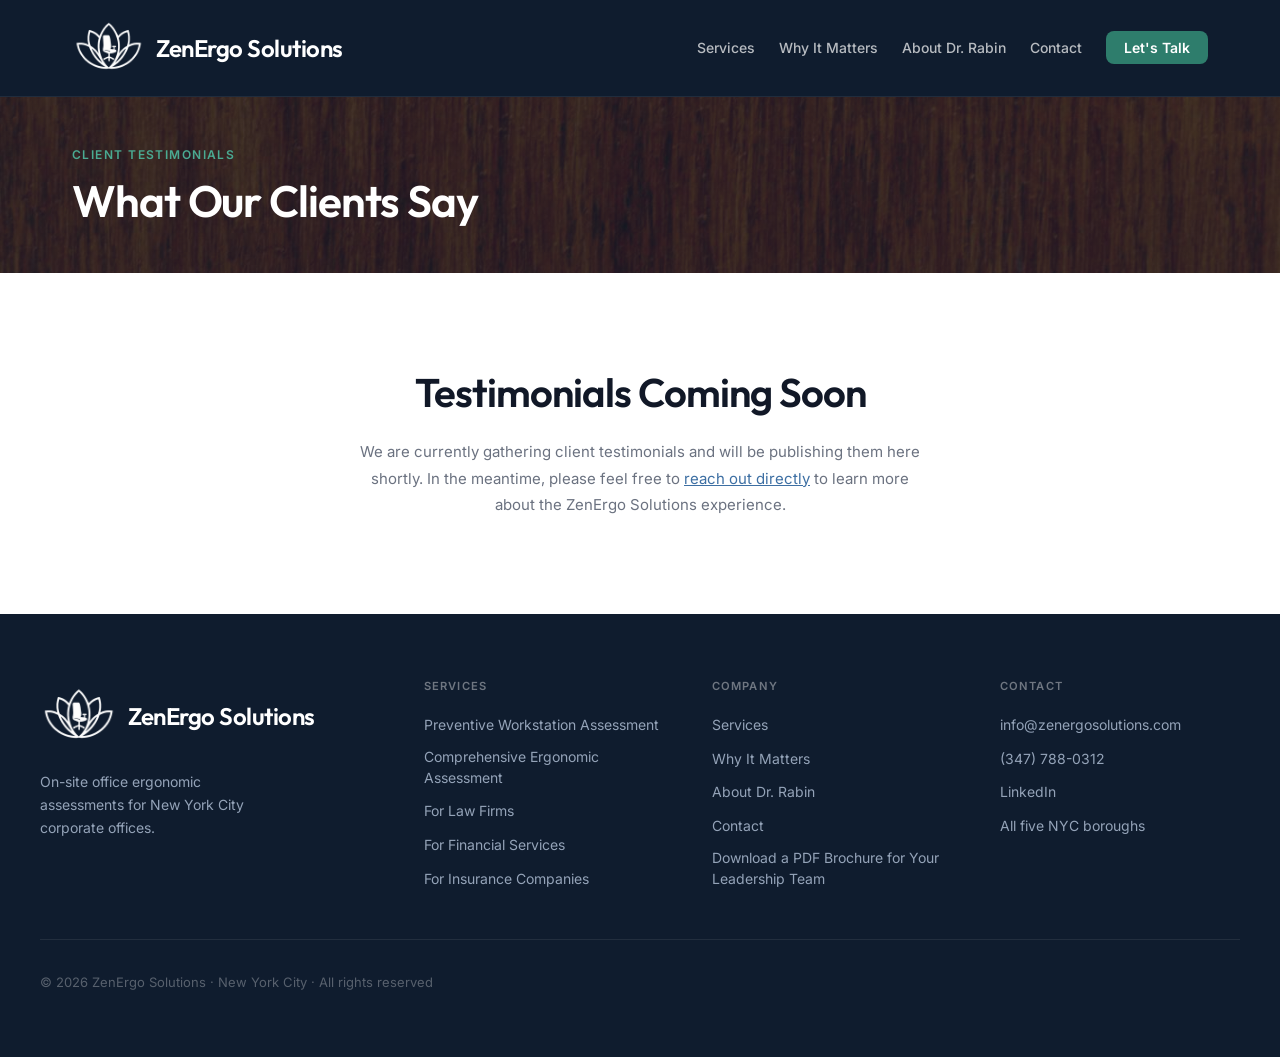
<file: testimonials.html>
<!DOCTYPE html>
<html lang="en">
<head>
  <meta charset="UTF-8">
  <meta name="viewport" content="width=device-width, initial-scale=1.0">
  <title>Client Testimonials | ZenErgo Solutions</title>
  <meta name="description" content="Client testimonials for ZenErgo Solutions — on-site office ergonomic assessments across New York City.">
  <link rel="canonical" href="https://www.zenergosolutions.com/testimonials.html" />
  <meta name="robots" content="noindex">

  <!-- Favicon -->
  <link rel="icon" href="/favicon.ico" sizes="48x48">
  <link rel="icon" type="image/png" sizes="192x192" href="/favicon-192.png">
  <link rel="apple-touch-icon" href="/apple-touch-icon.png">

  <!-- Google Analytics 4 -->
  <script async src="https://www.googletagmanager.com/gtag/js?id=G-EG3LSNNDYT"></script>
  <script>
    window.dataLayer = window.dataLayer || [];
    function gtag(){dataLayer.push(arguments);}
    gtag('js', new Date());
    gtag('config', 'G-EG3LSNNDYT');
  </script>

  <link rel="preconnect" href="https://fonts.googleapis.com">
  <link rel="preconnect" href="https://fonts.gstatic.com" crossorigin>
  <link href="https://fonts.googleapis.com/css2?family=Outfit:wght@400;500;600&family=Inter:wght@400;500;600&display=swap" rel="stylesheet">
  <link rel="stylesheet" href="style.css">
</head>
<body>

<header class="site-header">
  <nav class="nav-inner" aria-label="Main navigation">
    <a href="/" class="nav-logo" aria-label="ZenErgo Solutions home">
      <img src="logo-160.png" alt="ZenErgo Solutions logo" width="160" height="160">
      <span class="nav-brand-name">ZenErgo Solutions</span>
    </a>
    <ul class="nav-links" id="navLinks">
      <li><a href="/">Services</a></li>
      <li><a href="why-it-matters.html">Why It Matters</a></li>
      <li><a href="about.html">About Dr. Rabin</a></li>
      <li><a href="contact.html">Contact</a></li>
      <li><a href="contact.html" class="nav-cta-link">Let's Talk</a></li>
    </ul>
    <button class="nav-hamburger" id="navHamburger" aria-label="Toggle menu" aria-expanded="false">
      <span></span><span></span><span></span>
    </button>
  </nav>
</header>

<main>

  <!-- PAGE HERO -->
  <div class="page-hero">
    <div class="container">
      <div class="page-hero-eyebrow">Client Testimonials</div>
      <h1>What Our Clients Say</h1>
    </div>
  </div>

  <!-- PLACEHOLDER -->
  <section class="testimonials-placeholder">
    <div class="container">
      <div class="testimonials-placeholder-inner">
        <h2 class="section-title">Testimonials Coming Soon</h2>
        <p class="placeholder-note">We are currently gathering client testimonials and will be publishing them here shortly. In the meantime, please feel free to <a href="contact.html" style="color: var(--c-accent); text-decoration: underline;">reach out directly</a> to learn more about the ZenErgo Solutions experience.</p>
      </div>
    </div>
  </section>

</main>

<footer class="site-footer">
  <div class="footer-inner">
    <div class="footer-brand">
      <a href="/" class="footer-logo" aria-label="ZenErgo Solutions home">
        <img src="logo-160.png" alt="ZenErgo Solutions logo" width="160" height="160">
        <span class="footer-brand-name">ZenErgo Solutions</span>
      </a>
      <p>On-site office ergonomic assessments for New York City corporate offices.</p>
    </div>
    <div class="footer-col">
      <h4>Services</h4>
      <ul>
        <li><a href="/#services">Preventive Workstation Assessment</a></li>
        <li><a href="/#services">Comprehensive Ergonomic Assessment</a></li>
        <li><a href="why-it-matters-law.html">For Law Firms</a></li>
        <li><a href="why-it-matters-financial.html">For Financial Services</a></li>
        <li><a href="why-it-matters-insurance.html">For Insurance Companies</a></li>
      </ul>
    </div>
    <div class="footer-col">
      <h4>Company</h4>
      <ul>
        <li><a href="/">Services</a></li>
        <li><a href="why-it-matters.html">Why It Matters</a></li>
        <li><a href="about.html">About Dr. Rabin</a></li>
        <li><a href="contact.html">Contact</a></li>
        <li><a href="/ZenErgo%20Brochure%204page.pdf" target="_blank" rel="noopener">Download a PDF Brochure for Your Leadership Team</a></li>
      </ul>
    </div>
    <div class="footer-col">
      <h4>Contact</h4>
      <ul>
        <li><a href="mailto:info@zenergosolutions.com">info@zenergosolutions.com</a></li>
        <li><a href="tel:+13477880312">(347) 788-0312</a></li>
        <li><a href="https://www.linkedin.com/company/zenergo-solutions/" target="_blank" rel="noopener">LinkedIn</a></li>
        <li><span>All five NYC boroughs</span></li>
      </ul>
    </div>
  </div>
  <div class="footer-bottom">
    <p>© 2026 ZenErgo Solutions · New York City · All rights reserved</p>
  </div>
</footer>

<script>
  const hamburger = document.getElementById('navHamburger');
  const navLinks  = document.getElementById('navLinks');

  hamburger.addEventListener('click', () => {
    const isOpen = navLinks.classList.toggle('mobile-open');
    hamburger.classList.toggle('open', isOpen);
    hamburger.setAttribute('aria-expanded', isOpen);
    document.body.style.overflow = isOpen ? 'hidden' : '';
  });

  navLinks.querySelectorAll('a').forEach(a => a.addEventListener('click', () => {
    hamburger.classList.remove('open');
    navLinks.classList.remove('mobile-open');
    hamburger.setAttribute('aria-expanded', 'false');
    document.body.style.overflow = '';
  }));

  document.querySelectorAll('a[href^="tel:"], a[href^="mailto:"]').forEach(a => a.addEventListener('click', () => {
    if (typeof gtag === 'function') {
      gtag('event', a.href.startsWith('tel:') ? 'click_phone' : 'click_email', {
        page_path: location.pathname
      });
    }
  }));
</script>
</body>
</html>
</file>
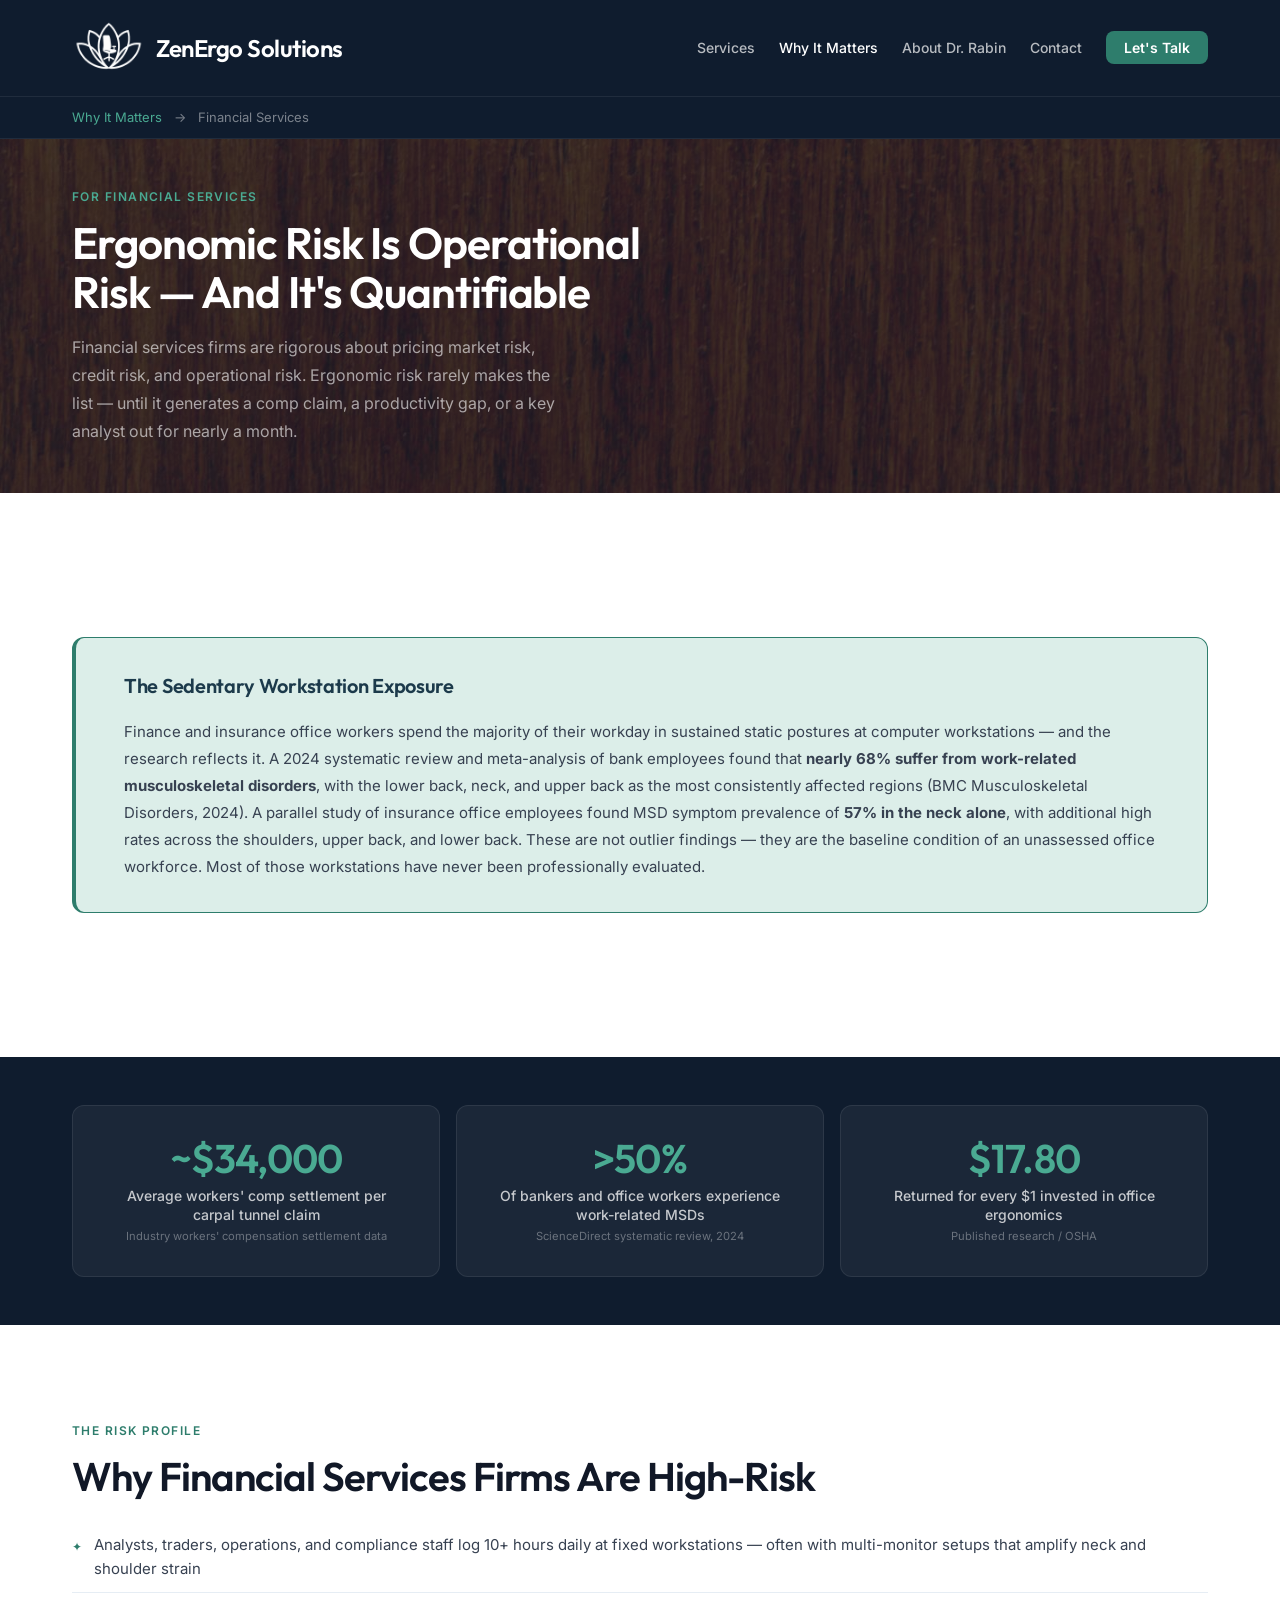
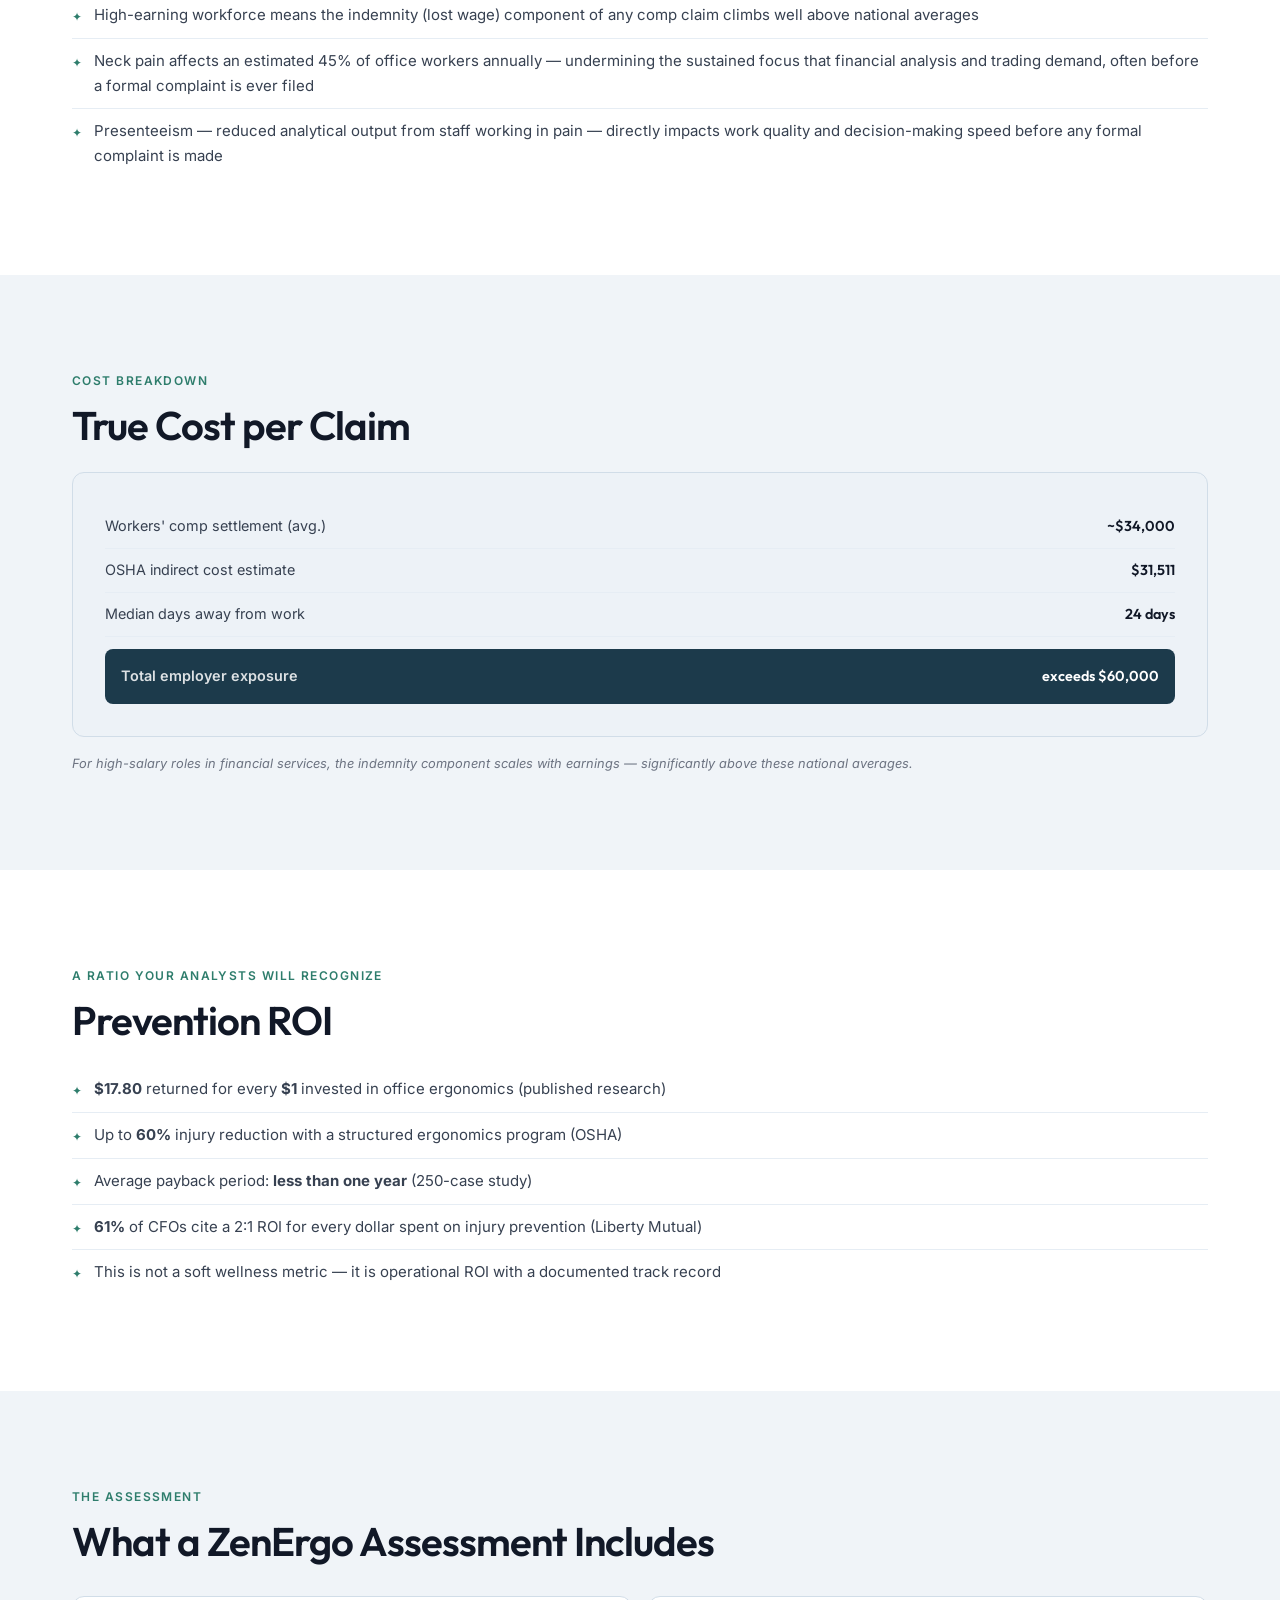
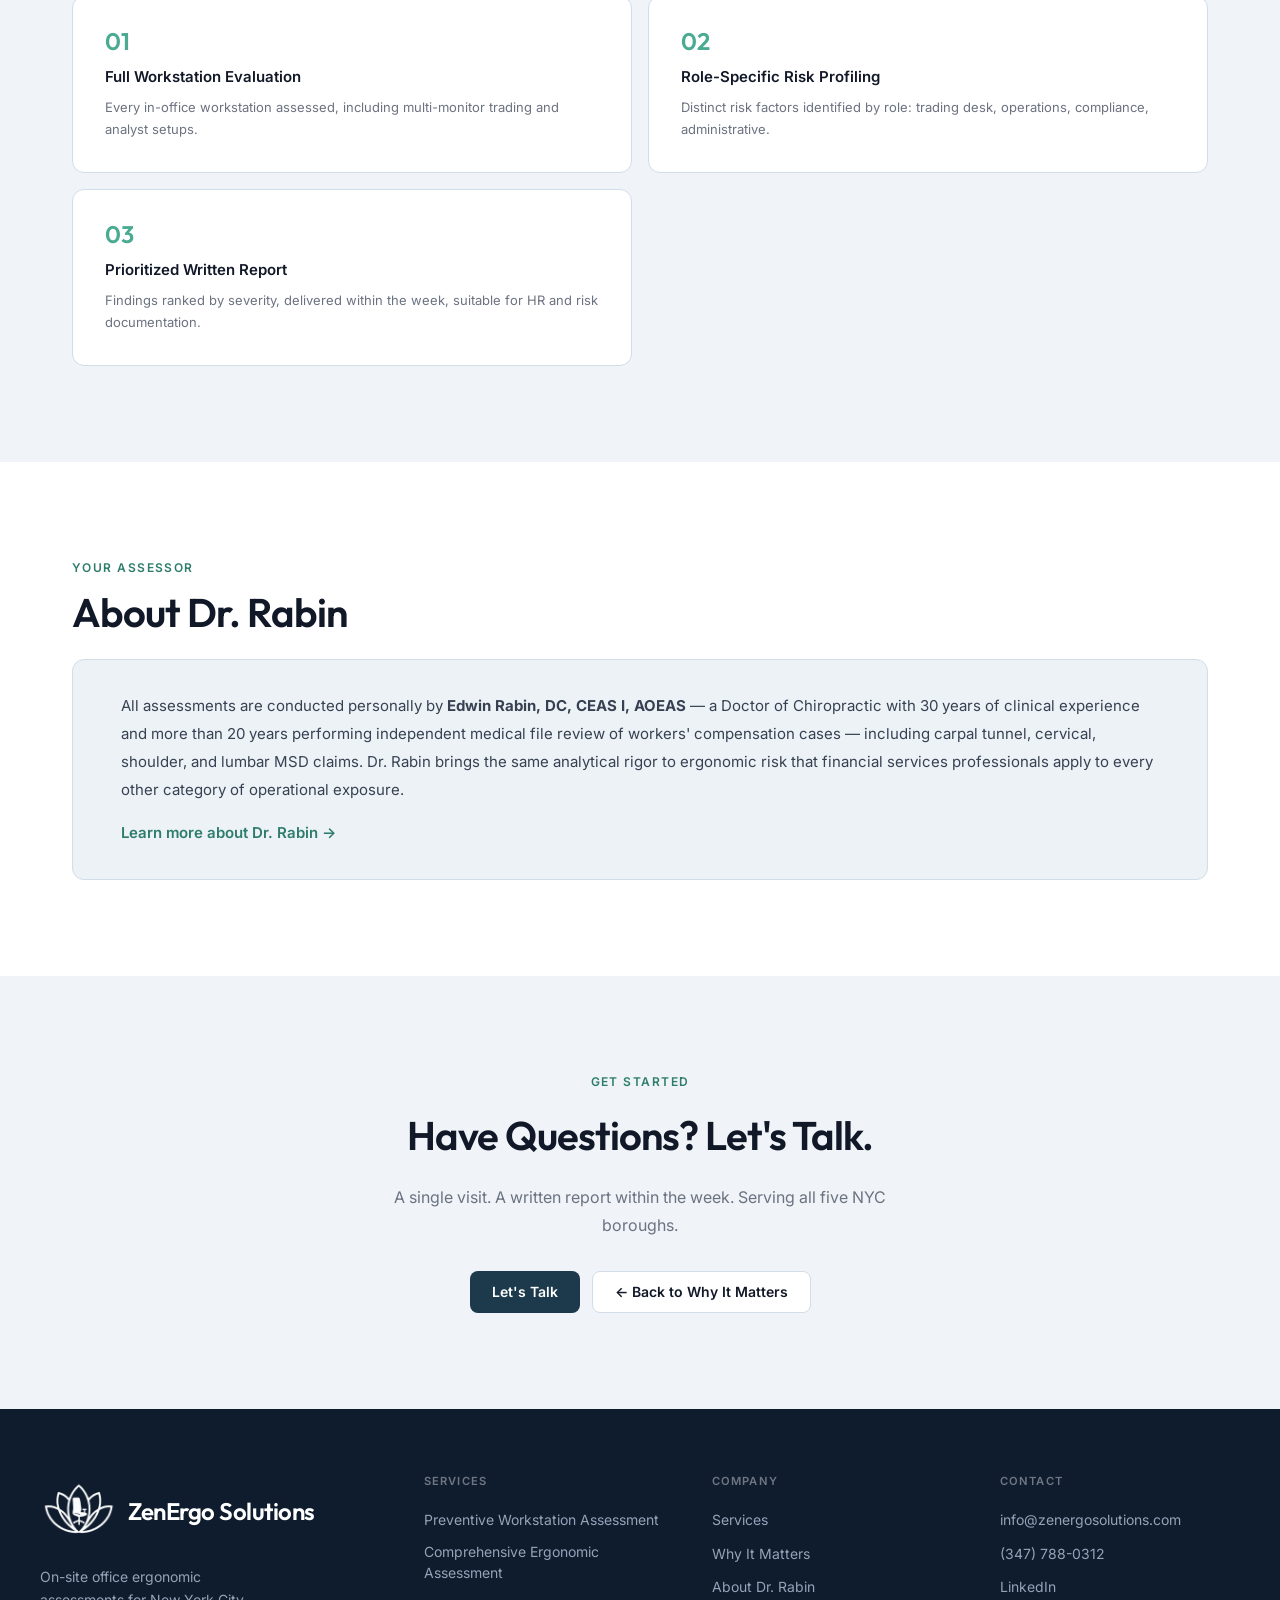
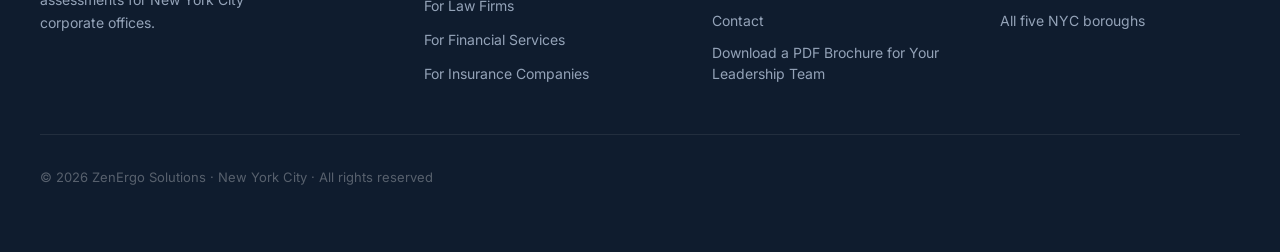
<file: why-it-matters-financial.html>
<!DOCTYPE html>
<html lang="en">
<head>
  <meta charset="UTF-8">
  <meta name="viewport" content="width=device-width, initial-scale=1.0">
  <title>Financial Services Ergonomics in NYC | ZenErgo Solutions</title>
  <meta name="description" content="Nearly 68% of bank employees suffer work-related MSDs. What that means for NYC financial firms, and how a documented desk assessment protects your WC record.">
  <link rel="canonical" href="https://www.zenergosolutions.com/why-it-matters-financial.html">
  <meta name="keywords" content="ergonomic assessment financial services NYC, ergonomic evaluation financial firm New York, workstation assessment trading floor, office ergonomics consultant financial services, bank employee MSD prevention, financial firm administrator ergonomics, workers comp ergonomic assessment NYC">

  <!-- Favicon -->
  <link rel="icon" href="/favicon.ico" sizes="48x48">
  <link rel="icon" type="image/png" sizes="192x192" href="/favicon-192.png">
  <link rel="apple-touch-icon" href="/apple-touch-icon.png">

  <!-- Open Graph -->
  <meta property="og:type" content="website">
  <meta property="og:title" content="Ergonomic Risk &amp; Workers' Comp Costs for NYC Financial Services Firms | ZenErgo Solutions">
  <meta property="og:description" content="Nearly 68% of bank employees suffer from work-related MSDs. See what that means for HR and risk managers at NYC financial services firms — and what a documented desk assessment does for your WC renewal and compliance record.">
  <meta property="og:url" content="https://www.zenergosolutions.com/why-it-matters-financial.html">
  <meta property="og:image" content="https://www.zenergosolutions.com/ZenErgo-wName.png">
  <meta property="og:site_name" content="ZenErgo Solutions">

  <!-- Twitter Card -->
  <meta name="twitter:card" content="summary_large_image">
  <meta name="twitter:title" content="Ergonomic Risk &amp; Workers' Comp Costs for NYC Financial Services Firms | ZenErgo Solutions">
  <meta name="twitter:description" content="Nearly 68% of bank employees suffer from work-related MSDs. See what that means for HR and risk managers at NYC financial services firms — and what a documented desk assessment does for your WC renewal and compliance record.">
  <meta name="twitter:image" content="https://www.zenergosolutions.com/ZenErgo-wName.png">

  <!-- JSON-LD: Financial services ergonomic assessment service + breadcrumb -->
  <script type="application/ld+json">
  {
    "@context": "https://schema.org",
    "@type": "Service",
    "serviceType": "On-Site Ergonomic Assessment for Financial Services Firms",
    "name": "Financial Services Ergonomic Assessment — NYC",
    "description": "On-site ergonomic and workstation assessment for New York City financial services firms — trading desks, analysts, operations, and compliance staff — with written documentation for HR files, workers' compensation defense, and General Duty Clause compliance. Conducted personally by Dr. Edwin Rabin, DC, CEAS I, AOEAS.",
    "provider": {
      "@type": "ProfessionalService",
      "name": "ZenErgo Solutions",
      "@id": "https://www.zenergosolutions.com/#organization",
      "url": "https://www.zenergosolutions.com",
      "telephone": "+1-347-788-0312"
    },
    "areaServed": {
      "@type": "City",
      "name": "New York City"
    },
    "audience": {
      "@type": "BusinessAudience",
      "audienceType": "Financial Firm Administrators, HR Managers, Risk Managers, Office Managers, COOs"
    }
  }
  </script>
  <script type="application/ld+json">
  {
    "@context": "https://schema.org",
    "@type": "BreadcrumbList",
    "itemListElement": [
      { "@type": "ListItem", "position": 1, "name": "Home", "item": "https://www.zenergosolutions.com/" },
      { "@type": "ListItem", "position": 2, "name": "Why It Matters", "item": "https://www.zenergosolutions.com/why-it-matters.html" },
      { "@type": "ListItem", "position": 3, "name": "Financial Services", "item": "https://www.zenergosolutions.com/why-it-matters-financial.html" }
    ]
  }
  </script>

  <!-- Google Analytics 4 -->
  <script async src="https://www.googletagmanager.com/gtag/js?id=G-EG3LSNNDYT"></script>
  <script>
    window.dataLayer = window.dataLayer || [];
    function gtag(){dataLayer.push(arguments);}
    gtag('js', new Date());
    gtag('config', 'G-EG3LSNNDYT');
  </script>

  <link rel="preconnect" href="https://fonts.googleapis.com">
  <link rel="preconnect" href="https://fonts.gstatic.com" crossorigin>
  <link href="https://fonts.googleapis.com/css2?family=Outfit:wght@400;500;600&family=Inter:wght@400;500;600&display=swap" rel="stylesheet">
  <link rel="stylesheet" href="style.css">
</head>
<body>

<header class="site-header">
  <nav class="nav-inner" aria-label="Main navigation">
    <a href="/" class="nav-logo" aria-label="ZenErgo Solutions home">
      <img src="logo-160.png" alt="ZenErgo Solutions logo" width="160" height="160">
      <span class="nav-brand-name">ZenErgo Solutions</span>
    </a>
    <ul class="nav-links" id="navLinks">
      <li><a href="/">Services</a></li>
      <li><a href="why-it-matters.html" class="active">Why It Matters</a></li>
      <li><a href="about.html">About Dr. Rabin</a></li>
      <li><a href="contact.html">Contact</a></li>
      <li><a href="contact.html" class="nav-cta-link">Let's Talk</a></li>
    </ul>
    <button class="nav-hamburger" id="navHamburger" aria-label="Toggle menu" aria-expanded="false">
      <span></span><span></span><span></span>
    </button>
  </nav>
</header>

<!-- BREADCRUMB -->
<div class="breadcrumb">
  <div class="breadcrumb-inner">
    <a href="why-it-matters.html">Why It Matters</a>
    <span class="bc-sep">→</span>
    <span>Financial Services</span>
  </div>
</div>

<main>

  <!-- HERO -->
  <div class="page-hero">
    <div class="container">
      <div class="page-hero-eyebrow">For Financial Services</div>
      <h1>Ergonomic Risk Is Operational Risk — And It's Quantifiable</h1>
      <p class="page-hero-sub">Financial services firms are rigorous about pricing market risk, credit risk, and operational risk. Ergonomic risk rarely makes the list — until it generates a comp claim, a productivity gap, or a key analyst out for nearly a month.</p>
    </div>
  </div>

  <!-- WORKFORCE CALLOUT -->
  <section class="content-section">
    <div class="container">
      <div class="callout-panel">
        <div class="callout-panel-title">The Sedentary Workstation Exposure</div>
        <p>Finance and insurance office workers spend the majority of their workday in sustained static postures at computer workstations — and the research reflects it. A 2024 systematic review and meta-analysis of bank employees found that <strong>nearly 68% suffer from work-related musculoskeletal disorders</strong>, with the lower back, neck, and upper back as the most consistently affected regions (BMC Musculoskeletal Disorders, 2024). A parallel study of insurance office employees found MSD symptom prevalence of <strong>57% in the neck alone</strong>, with additional high rates across the shoulders, upper back, and lower back. These are not outlier findings — they are the baseline condition of an unassessed office workforce. Most of those workstations have never been professionally evaluated.</p>
      </div>
    </div>
  </section>

  <!-- STAT STRIP -->
  <section class="stat-strip">
    <div class="container">
      <div class="stat-strip-grid">
        <div class="stat-strip-card">
          <div class="stat-strip-num">~$34,000</div>
          <div class="stat-strip-label">Average workers' comp settlement per carpal tunnel claim</div>
          <div class="stat-strip-source">Industry workers' compensation settlement data</div>
        </div>
        <div class="stat-strip-card">
          <div class="stat-strip-num">&gt;50%</div>
          <div class="stat-strip-label">Of bankers and office workers experience work-related MSDs</div>
          <div class="stat-strip-source">ScienceDirect systematic review, 2024</div>
        </div>
        <div class="stat-strip-card">
          <div class="stat-strip-num">$17.80</div>
          <div class="stat-strip-label">Returned for every $1 invested in office ergonomics</div>
          <div class="stat-strip-source">Published research / OSHA</div>
        </div>
      </div>
    </div>
  </section>

  <!-- WHY FINANCIAL SERVICES ARE HIGH-RISK -->
  <section class="content-section">
    <div class="container">
      <div class="section-eyebrow">The risk profile</div>
      <h2 class="section-title">Why Financial Services Firms Are High-Risk</h2>
      <ul class="prose-list">
        <li><span class="pl-dot">✦</span><span>Analysts, traders, operations, and compliance staff log 10+ hours daily at fixed workstations — often with multi-monitor setups that amplify neck and shoulder strain</span></li>
        <li><span class="pl-dot">✦</span><span>High-earning workforce means the indemnity (lost wage) component of any comp claim climbs well above national averages</span></li>
        <li><span class="pl-dot">✦</span><span>Neck pain affects an estimated 45% of office workers annually — undermining the sustained focus that financial analysis and trading demand, often before a formal complaint is ever filed</span></li>
        <li><span class="pl-dot">✦</span><span>Presenteeism — reduced analytical output from staff working in pain — directly impacts work quality and decision-making speed before any formal complaint is made</span></li>
      </ul>
    </div>
  </section>

  <!-- TRUE COST PER CLAIM -->
  <section class="content-section-soft">
    <div class="container">
      <div class="section-eyebrow">Cost breakdown</div>
      <h2 class="section-title">True Cost per Claim</h2>
      <div class="cost-breakdown">
        <div class="cost-line">
          <span class="cost-line-label">Workers' comp settlement (avg.)</span>
          <span class="cost-line-value">~$34,000</span>
        </div>
        <div class="cost-line">
          <span class="cost-line-label">OSHA indirect cost estimate</span>
          <span class="cost-line-value">$31,511</span>
        </div>
        <div class="cost-line">
          <span class="cost-line-label">Median days away from work</span>
          <span class="cost-line-value">24 days</span>
        </div>
        <div class="cost-line total">
          <span class="cost-line-label">Total employer exposure</span>
          <span class="cost-line-value">exceeds $60,000</span>
        </div>
      </div>
      <p class="cost-note">For high-salary roles in financial services, the indemnity component scales with earnings — significantly above these national averages.</p>
    </div>
  </section>

  <!-- PREVENTION ROI -->
  <section class="content-section">
    <div class="container">
      <div class="section-eyebrow">A ratio your analysts will recognize</div>
      <h2 class="section-title">Prevention ROI</h2>
      <ul class="prose-list">
        <li><span class="pl-dot">✦</span><span><strong>$17.80</strong> returned for every <strong>$1</strong> invested in office ergonomics (published research)</span></li>
        <li><span class="pl-dot">✦</span><span>Up to <strong>60%</strong> injury reduction with a structured ergonomics program (OSHA)</span></li>
        <li><span class="pl-dot">✦</span><span>Average payback period: <strong>less than one year</strong> (250-case study)</span></li>
        <li><span class="pl-dot">✦</span><span><strong>61%</strong> of CFOs cite a 2:1 ROI for every dollar spent on injury prevention (Liberty Mutual)</span></li>
        <li><span class="pl-dot">✦</span><span>This is not a soft wellness metric — it is operational ROI with a documented track record</span></li>
      </ul>
    </div>
  </section>

  <!-- WHAT A ZENERGO ASSESSMENT INCLUDES -->
  <section class="content-section-soft">
    <div class="container">
      <div class="section-eyebrow">The assessment</div>
      <h2 class="section-title">What a ZenErgo Assessment Includes</h2>
      <div class="assessment-steps">
        <div class="assessment-step">
          <div class="assessment-step-num">01</div>
          <h4>Full Workstation Evaluation</h4>
          <p>Every in-office workstation assessed, including multi-monitor trading and analyst setups.</p>
        </div>
        <div class="assessment-step">
          <div class="assessment-step-num">02</div>
          <h4>Role-Specific Risk Profiling</h4>
          <p>Distinct risk factors identified by role: trading desk, operations, compliance, administrative.</p>
        </div>
        <div class="assessment-step">
          <div class="assessment-step-num">03</div>
          <h4>Prioritized Written Report</h4>
          <p>Findings ranked by severity, delivered within the week, suitable for HR and risk documentation.</p>
        </div>
      </div>
    </div>
  </section>

  <!-- ABOUT DR. RABIN -->
  <section class="content-section">
    <div class="container">
      <div class="section-eyebrow">Your assessor</div>
      <h2 class="section-title">About Dr. Rabin</h2>
      <div class="assessor-block">
        <p>All assessments are conducted personally by <strong>Edwin Rabin, DC, CEAS I, AOEAS</strong> — a Doctor of Chiropractic with 30 years of clinical experience and more than 20 years performing independent medical file review of workers' compensation cases — including carpal tunnel, cervical, shoulder, and lumbar MSD claims. Dr. Rabin brings the same analytical rigor to ergonomic risk that financial services professionals apply to every other category of operational exposure.</p>
        <p><a href="about.html">Learn more about Dr. Rabin →</a></p>
      </div>
    </div>
  </section>

  <!-- CTA -->
  <section class="cta-band">
    <div class="container">
      <div class="cta-band-inner">
        <div class="section-eyebrow">Get Started</div>
        <h2 class="cta-band-title">Have Questions? Let's Talk.</h2>
        <p class="cta-band-sub">A single visit. A written report within the week. Serving all five NYC boroughs.</p>
        <div class="cta-actions">
          <a href="contact.html" class="btn-primary">Let's Talk</a>
          <a href="why-it-matters.html" class="btn-secondary">← Back to Why It Matters</a>
        </div>
      </div>
    </div>
  </section>

</main>

<footer class="site-footer">
  <div class="footer-inner">
    <div class="footer-brand">
      <a href="/" class="footer-logo" aria-label="ZenErgo Solutions home">
        <img src="logo-160.png" alt="ZenErgo Solutions logo" width="160" height="160">
        <span class="footer-brand-name">ZenErgo Solutions</span>
      </a>
      <p>On-site office ergonomic assessments for New York City corporate offices.</p>
    </div>
    <div class="footer-col">
      <h4>Services</h4>
      <ul>
        <li><a href="/#services">Preventive Workstation Assessment</a></li>
        <li><a href="/#services">Comprehensive Ergonomic Assessment</a></li>
        <li><a href="why-it-matters-law.html">For Law Firms</a></li>
        <li><a href="why-it-matters-financial.html">For Financial Services</a></li>
        <li><a href="why-it-matters-insurance.html">For Insurance Companies</a></li>
      </ul>
    </div>
    <div class="footer-col">
      <h4>Company</h4>
      <ul>
        <li><a href="/">Services</a></li>
        <li><a href="why-it-matters.html">Why It Matters</a></li>
        <li><a href="about.html">About Dr. Rabin</a></li>
        <li><a href="contact.html">Contact</a></li>
        <li><a href="/ZenErgo%20Brochure%204page.pdf" target="_blank" rel="noopener">Download a PDF Brochure for Your Leadership Team</a></li>
      </ul>
    </div>
    <div class="footer-col">
      <h4>Contact</h4>
      <ul>
        <li><a href="mailto:info@zenergosolutions.com">info@zenergosolutions.com</a></li>
        <li><a href="tel:+13477880312">(347) 788-0312</a></li>
        <li><a href="https://www.linkedin.com/company/zenergo-solutions/" target="_blank" rel="noopener">LinkedIn</a></li>
        <li><span>All five NYC boroughs</span></li>
      </ul>
    </div>
  </div>
  <div class="footer-bottom">
    <p>© 2026 ZenErgo Solutions · New York City · All rights reserved</p>
  </div>
</footer>

<script>
  const hamburger = document.getElementById('navHamburger');
  const navLinks  = document.getElementById('navLinks');

  hamburger.addEventListener('click', () => {
    const isOpen = navLinks.classList.toggle('mobile-open');
    hamburger.classList.toggle('open', isOpen);
    hamburger.setAttribute('aria-expanded', isOpen);
    document.body.style.overflow = isOpen ? 'hidden' : '';
  });

  navLinks.querySelectorAll('a').forEach(a => a.addEventListener('click', () => {
    hamburger.classList.remove('open');
    navLinks.classList.remove('mobile-open');
    hamburger.setAttribute('aria-expanded', 'false');
    document.body.style.overflow = '';
  }));

  document.querySelectorAll('a[href^="tel:"], a[href^="mailto:"]').forEach(a => a.addEventListener('click', () => {
    if (typeof gtag === 'function') {
      gtag('event', a.href.startsWith('tel:') ? 'click_phone' : 'click_email', {
        page_path: location.pathname
      });
    }
  }));
</script>
</body>
</html>
</file>
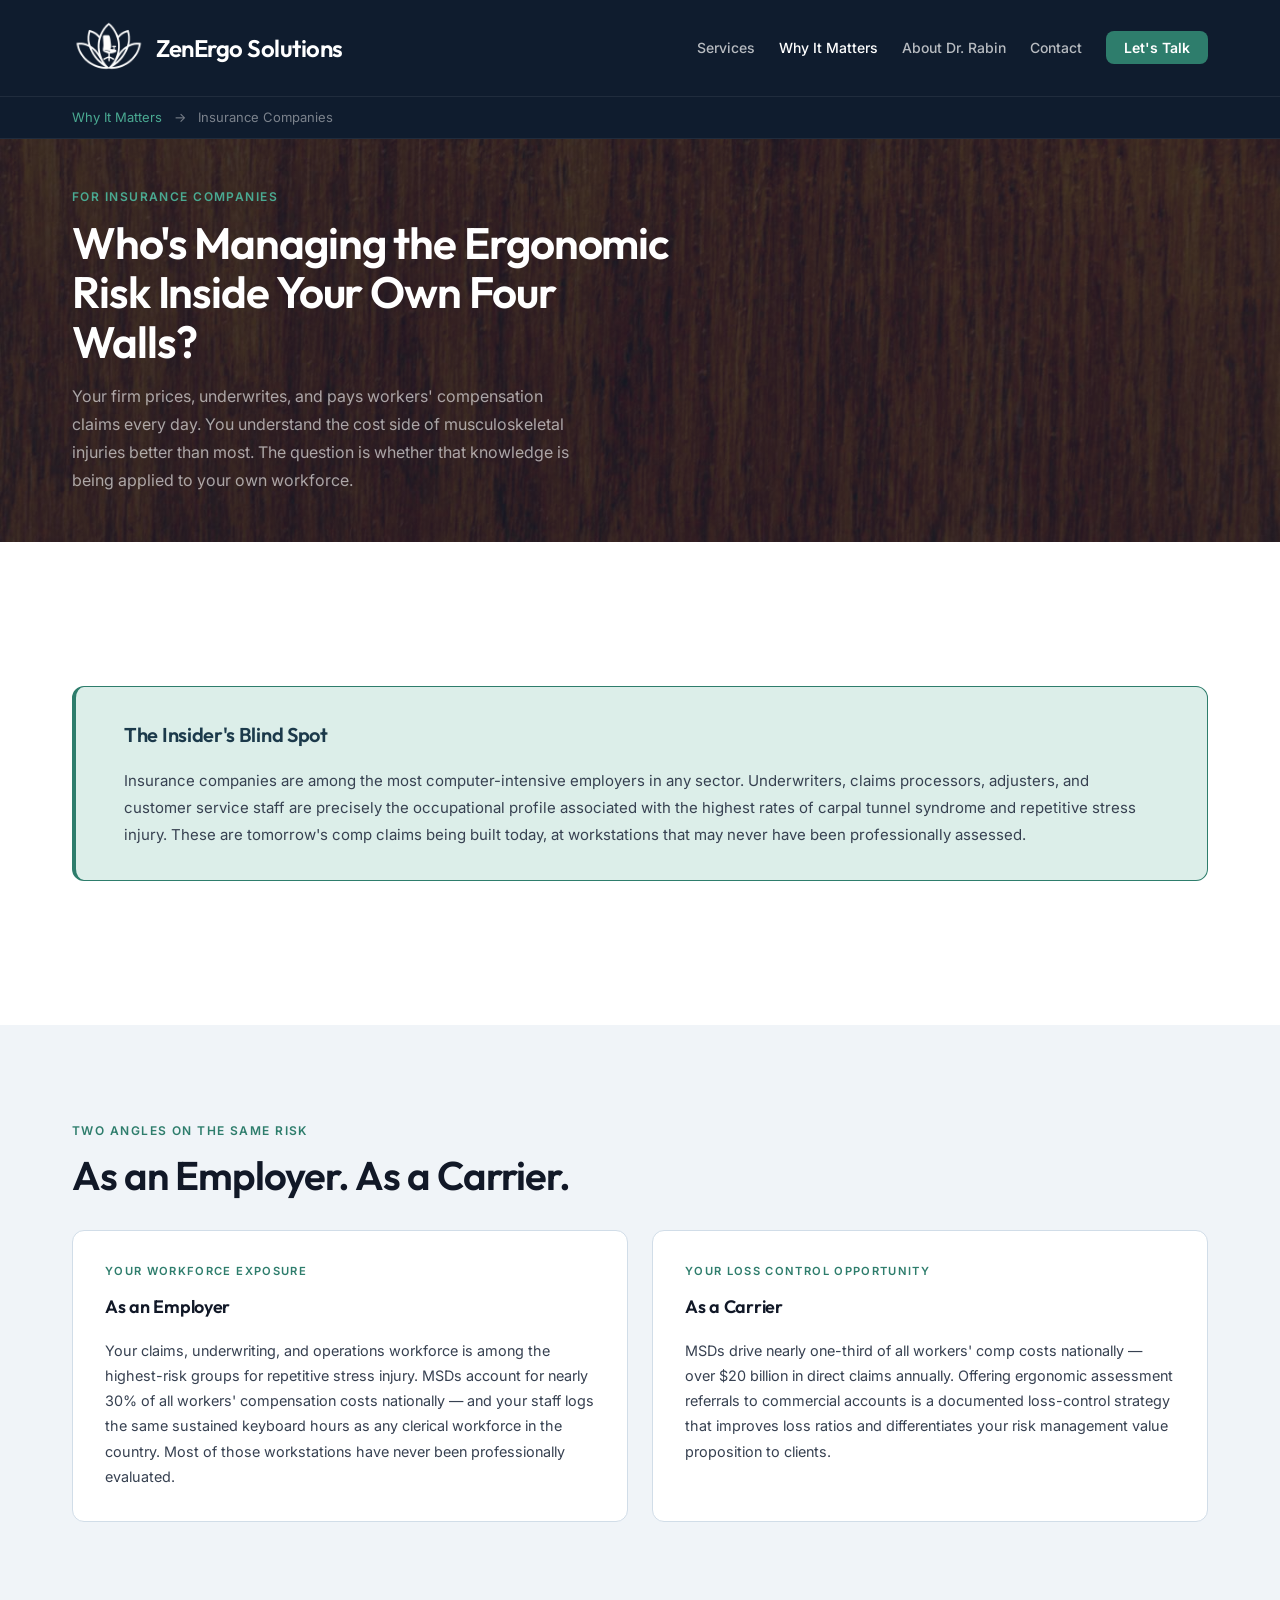
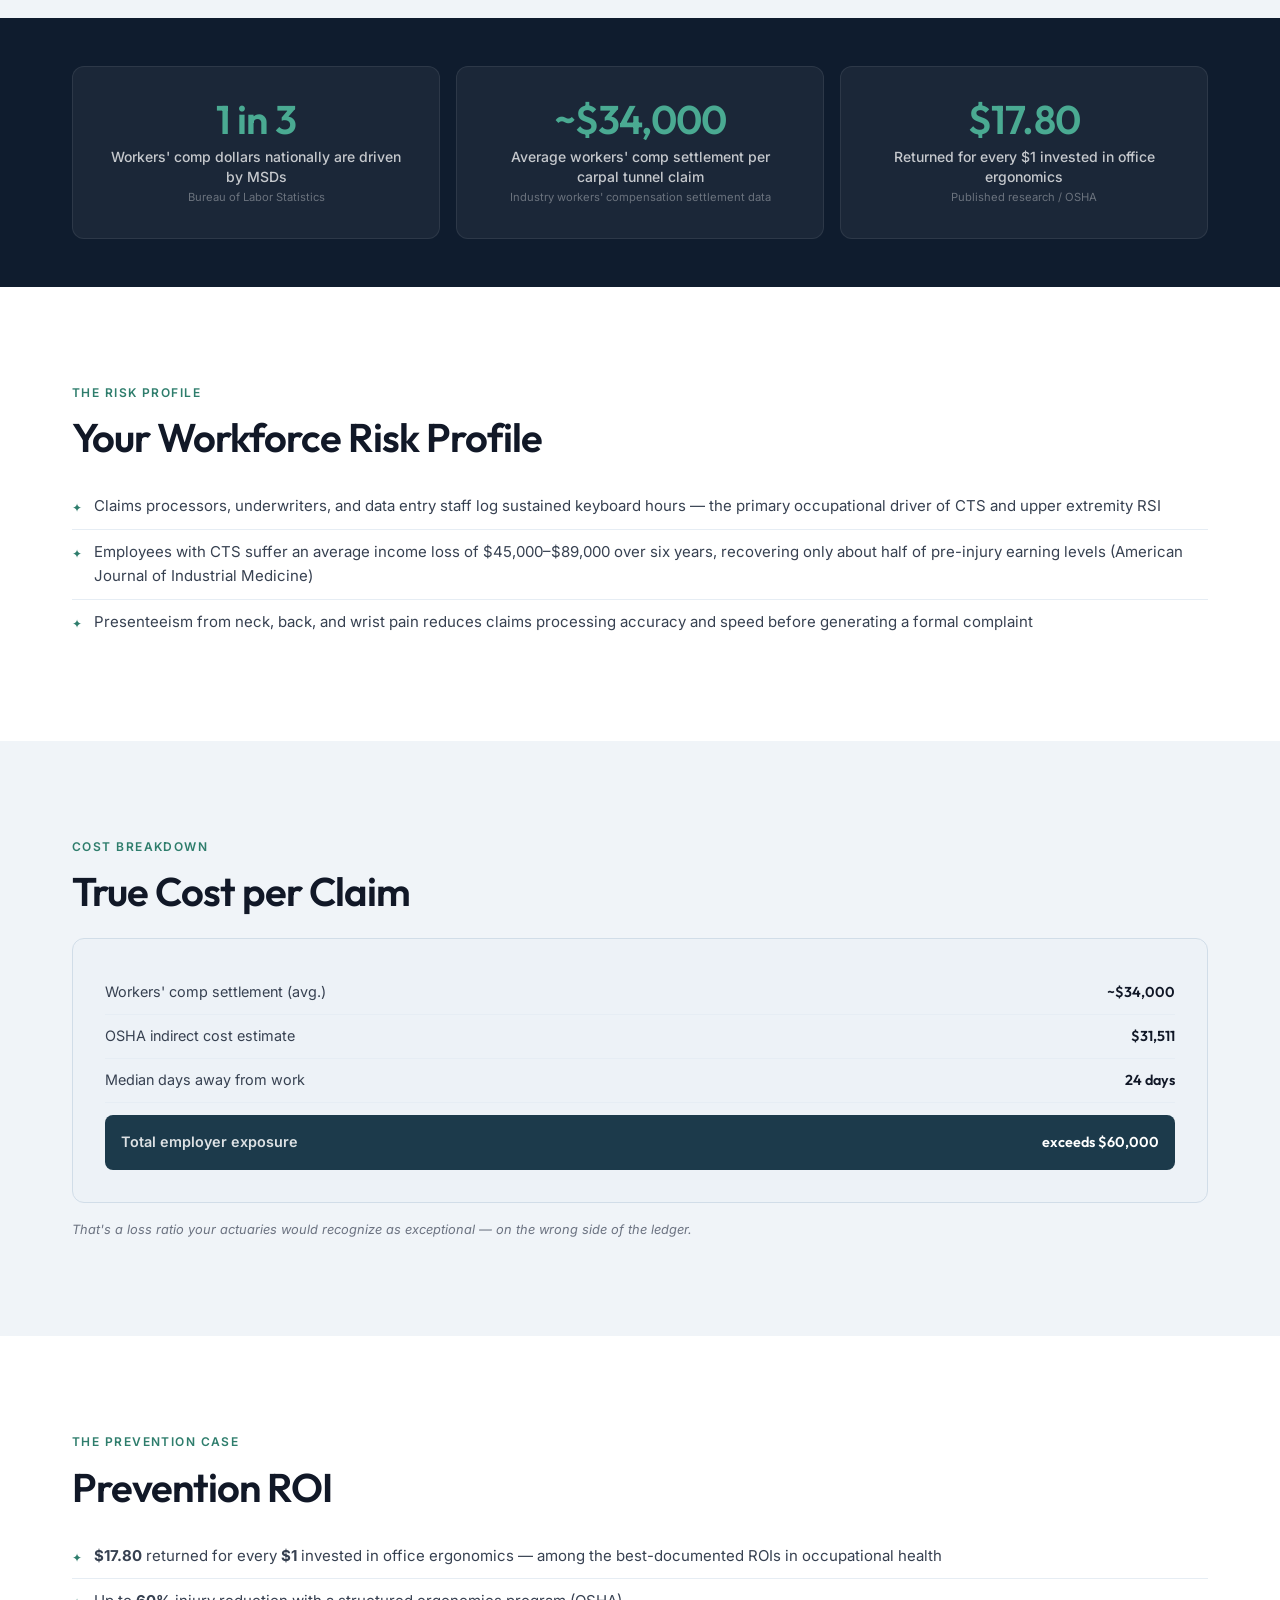
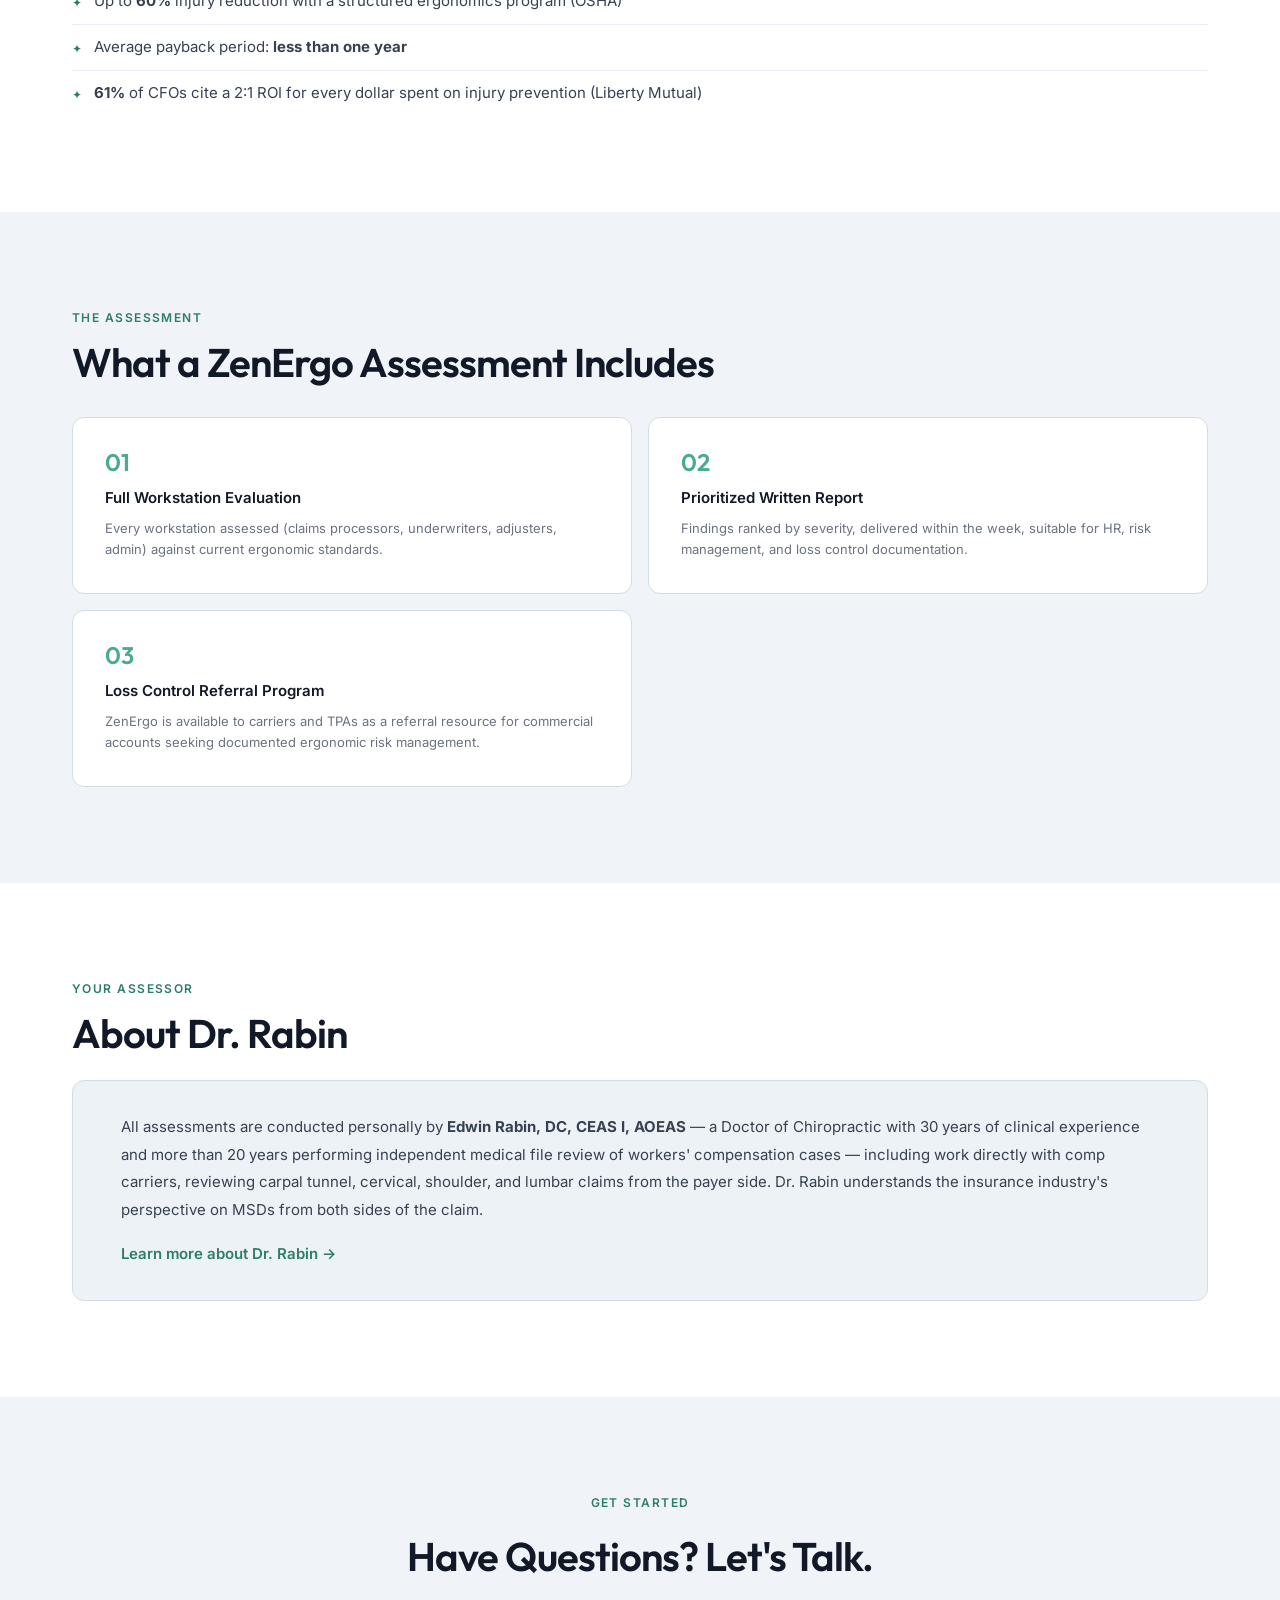
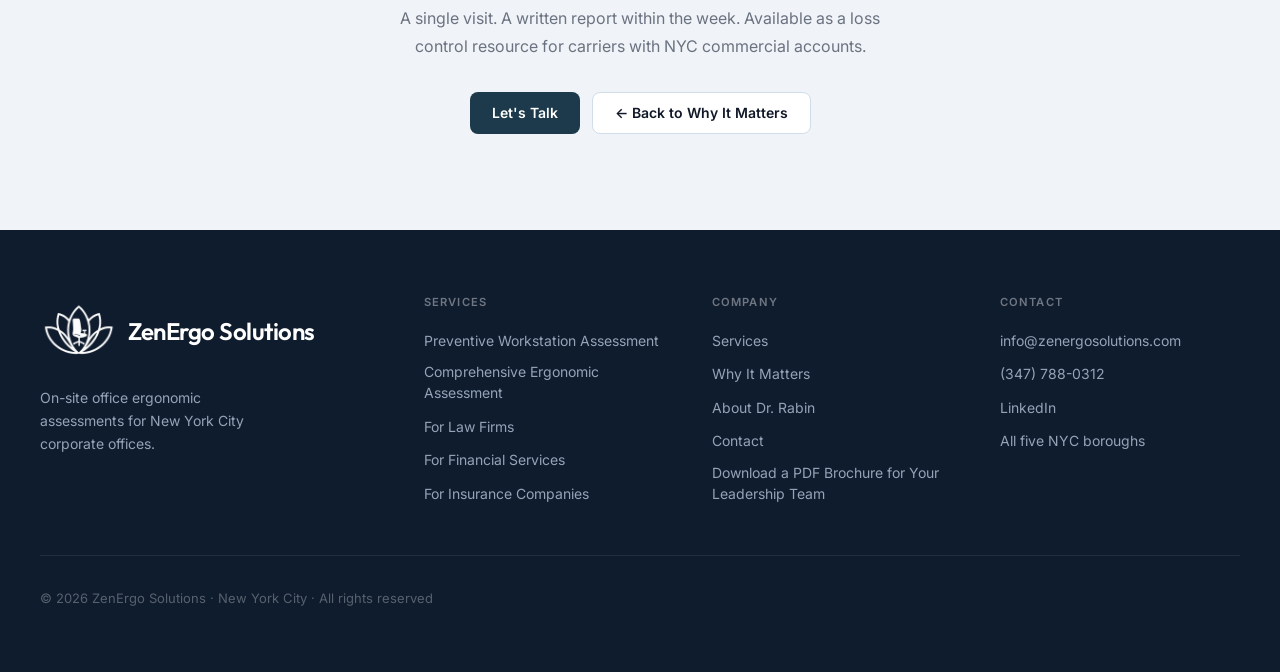
<file: why-it-matters-insurance.html>
<!DOCTYPE html>
<html lang="en">
<head>
  <meta charset="UTF-8">
  <meta name="viewport" content="width=device-width, initial-scale=1.0">
  <title>Ergonomic Assessments for NYC Insurers | ZenErgo Solutions</title>
  <meta name="description" content="Insurers know MSD claim costs better than anyone, but few have assessed their own staff. The data for NYC insurance firms, and what a desk assessment changes.">
  <link rel="canonical" href="https://www.zenergosolutions.com/why-it-matters-insurance.html">
  <meta name="keywords" content="ergonomic assessment insurance company NYC, ergonomic evaluation insurance office New York, workstation assessment claims processors underwriters, office ergonomics consultant insurance, insurance services administrator ergonomics, loss control ergonomic referral, workers comp ergonomic assessment NYC">

  <!-- Favicon -->
  <link rel="icon" href="/favicon.ico" sizes="48x48">
  <link rel="icon" type="image/png" sizes="192x192" href="/favicon-192.png">
  <link rel="apple-touch-icon" href="/apple-touch-icon.png">

  <!-- Open Graph -->
  <meta property="og:type" content="website">
  <meta property="og:title" content="Ergonomic Risk &amp; Workers' Comp Costs for NYC Insurance Companies | ZenErgo Solutions">
  <meta property="og:description" content="Insurance companies understand MSD claim costs better than anyone — but most haven't assessed their own workforces. See the data for HR and risk managers at NYC insurance firms, and what a documented desk assessment means for your own loss record.">
  <meta property="og:url" content="https://www.zenergosolutions.com/why-it-matters-insurance.html">
  <meta property="og:image" content="https://www.zenergosolutions.com/ZenErgo-wName.png">
  <meta property="og:site_name" content="ZenErgo Solutions">

  <!-- Twitter Card -->
  <meta name="twitter:card" content="summary_large_image">
  <meta name="twitter:title" content="Ergonomic Risk &amp; Workers' Comp Costs for NYC Insurance Companies | ZenErgo Solutions">
  <meta name="twitter:description" content="Insurance companies understand MSD claim costs better than anyone — but most haven't assessed their own workforces. See the data for HR and risk managers at NYC insurance firms, and what a documented desk assessment means for your own loss record.">
  <meta name="twitter:image" content="https://www.zenergosolutions.com/ZenErgo-wName.png">

  <!-- JSON-LD: Insurance ergonomic assessment service + breadcrumb -->
  <script type="application/ld+json">
  {
    "@context": "https://schema.org",
    "@type": "Service",
    "serviceType": "On-Site Ergonomic Assessment for Insurance Companies",
    "name": "Insurance Office Ergonomic Assessment — NYC",
    "description": "On-site ergonomic and workstation assessment for New York City insurance companies — underwriters, claims processors, and adjusters — with written documentation for HR files, workers' compensation defense, and loss control. Also available to carriers and TPAs as a loss-control referral resource for commercial accounts. Conducted personally by Dr. Edwin Rabin, DC, CEAS I, AOEAS.",
    "provider": {
      "@type": "ProfessionalService",
      "name": "ZenErgo Solutions",
      "@id": "https://www.zenergosolutions.com/#organization",
      "url": "https://www.zenergosolutions.com",
      "telephone": "+1-347-788-0312"
    },
    "areaServed": {
      "@type": "City",
      "name": "New York City"
    },
    "audience": {
      "@type": "BusinessAudience",
      "audienceType": "Insurance Services Administrators, HR Managers, Risk Managers, Loss Control Managers, COOs"
    }
  }
  </script>
  <script type="application/ld+json">
  {
    "@context": "https://schema.org",
    "@type": "BreadcrumbList",
    "itemListElement": [
      { "@type": "ListItem", "position": 1, "name": "Home", "item": "https://www.zenergosolutions.com/" },
      { "@type": "ListItem", "position": 2, "name": "Why It Matters", "item": "https://www.zenergosolutions.com/why-it-matters.html" },
      { "@type": "ListItem", "position": 3, "name": "Insurance Companies", "item": "https://www.zenergosolutions.com/why-it-matters-insurance.html" }
    ]
  }
  </script>

  <!-- Google Analytics 4 -->
  <script async src="https://www.googletagmanager.com/gtag/js?id=G-EG3LSNNDYT"></script>
  <script>
    window.dataLayer = window.dataLayer || [];
    function gtag(){dataLayer.push(arguments);}
    gtag('js', new Date());
    gtag('config', 'G-EG3LSNNDYT');
  </script>

  <link rel="preconnect" href="https://fonts.googleapis.com">
  <link rel="preconnect" href="https://fonts.gstatic.com" crossorigin>
  <link href="https://fonts.googleapis.com/css2?family=Outfit:wght@400;500;600&family=Inter:wght@400;500;600&display=swap" rel="stylesheet">
  <link rel="stylesheet" href="style.css">
</head>
<body>

<header class="site-header">
  <nav class="nav-inner" aria-label="Main navigation">
    <a href="/" class="nav-logo" aria-label="ZenErgo Solutions home">
      <img src="logo-160.png" alt="ZenErgo Solutions logo" width="160" height="160">
      <span class="nav-brand-name">ZenErgo Solutions</span>
    </a>
    <ul class="nav-links" id="navLinks">
      <li><a href="/">Services</a></li>
      <li><a href="why-it-matters.html" class="active">Why It Matters</a></li>
      <li><a href="about.html">About Dr. Rabin</a></li>
      <li><a href="contact.html">Contact</a></li>
      <li><a href="contact.html" class="nav-cta-link">Let's Talk</a></li>
    </ul>
    <button class="nav-hamburger" id="navHamburger" aria-label="Toggle menu" aria-expanded="false">
      <span></span><span></span><span></span>
    </button>
  </nav>
</header>

<!-- BREADCRUMB -->
<div class="breadcrumb">
  <div class="breadcrumb-inner">
    <a href="why-it-matters.html">Why It Matters</a>
    <span class="bc-sep">→</span>
    <span>Insurance Companies</span>
  </div>
</div>

<main>

  <!-- HERO -->
  <div class="page-hero">
    <div class="container">
      <div class="page-hero-eyebrow">For Insurance Companies</div>
      <h1>Who's Managing the Ergonomic Risk Inside Your Own Four Walls?</h1>
      <p class="page-hero-sub">Your firm prices, underwrites, and pays workers' compensation claims every day. You understand the cost side of musculoskeletal injuries better than most. The question is whether that knowledge is being applied to your own workforce.</p>
    </div>
  </div>

  <!-- INSIDER CALLOUT -->
  <section class="content-section">
    <div class="container">
      <div class="callout-panel">
        <div class="callout-panel-title">The Insider's Blind Spot</div>
        <p>Insurance companies are among the most computer-intensive employers in any sector. Underwriters, claims processors, adjusters, and customer service staff are precisely the occupational profile associated with the highest rates of carpal tunnel syndrome and repetitive stress injury. These are tomorrow's comp claims being built today, at workstations that may never have been professionally assessed.</p>
      </div>
    </div>
  </section>

  <!-- DUAL VALUE PROPOSITION -->
  <section class="content-section-soft">
    <div class="container">
      <div class="section-eyebrow">Two angles on the same risk</div>
      <h2 class="section-title">As an Employer. As a Carrier.</h2>
      <div class="dual-panel">
        <div class="dual-panel-card">
          <div class="dual-panel-label">Your workforce exposure</div>
          <h4>As an Employer</h4>
          <p>Your claims, underwriting, and operations workforce is among the highest-risk groups for repetitive stress injury. MSDs account for nearly 30% of all workers' compensation costs nationally — and your staff logs the same sustained keyboard hours as any clerical workforce in the country. Most of those workstations have never been professionally evaluated.</p>
        </div>
        <div class="dual-panel-card">
          <div class="dual-panel-label">Your loss control opportunity</div>
          <h4>As a Carrier</h4>
          <p>MSDs drive nearly one-third of all workers' comp costs nationally — over $20 billion in direct claims annually. Offering ergonomic assessment referrals to commercial accounts is a documented loss-control strategy that improves loss ratios and differentiates your risk management value proposition to clients.</p>
        </div>
      </div>
    </div>
  </section>

  <!-- STAT STRIP -->
  <section class="stat-strip">
    <div class="container">
      <div class="stat-strip-grid">
        <div class="stat-strip-card">
          <div class="stat-strip-num">1 in 3</div>
          <div class="stat-strip-label">Workers' comp dollars nationally are driven by MSDs</div>
          <div class="stat-strip-source">Bureau of Labor Statistics</div>
        </div>
        <div class="stat-strip-card">
          <div class="stat-strip-num">~$34,000</div>
          <div class="stat-strip-label">Average workers' comp settlement per carpal tunnel claim</div>
          <div class="stat-strip-source">Industry workers' compensation settlement data</div>
        </div>
        <div class="stat-strip-card">
          <div class="stat-strip-num">$17.80</div>
          <div class="stat-strip-label">Returned for every $1 invested in office ergonomics</div>
          <div class="stat-strip-source">Published research / OSHA</div>
        </div>
      </div>
    </div>
  </section>

  <!-- WORKFORCE RISK PROFILE -->
  <section class="content-section">
    <div class="container">
      <div class="section-eyebrow">The risk profile</div>
      <h2 class="section-title">Your Workforce Risk Profile</h2>
      <ul class="prose-list">
        <li><span class="pl-dot">✦</span><span>Claims processors, underwriters, and data entry staff log sustained keyboard hours — the primary occupational driver of CTS and upper extremity RSI</span></li>
        <li><span class="pl-dot">✦</span><span>Employees with CTS suffer an average income loss of $45,000–$89,000 over six years, recovering only about half of pre-injury earning levels (American Journal of Industrial Medicine)</span></li>
        <li><span class="pl-dot">✦</span><span>Presenteeism from neck, back, and wrist pain reduces claims processing accuracy and speed before generating a formal complaint</span></li>
      </ul>
    </div>
  </section>

  <!-- TRUE COST PER CLAIM -->
  <section class="content-section-soft">
    <div class="container">
      <div class="section-eyebrow">Cost breakdown</div>
      <h2 class="section-title">True Cost per Claim</h2>
      <div class="cost-breakdown">
        <div class="cost-line">
          <span class="cost-line-label">Workers' comp settlement (avg.)</span>
          <span class="cost-line-value">~$34,000</span>
        </div>
        <div class="cost-line">
          <span class="cost-line-label">OSHA indirect cost estimate</span>
          <span class="cost-line-value">$31,511</span>
        </div>
        <div class="cost-line">
          <span class="cost-line-label">Median days away from work</span>
          <span class="cost-line-value">24 days</span>
        </div>
        <div class="cost-line total">
          <span class="cost-line-label">Total employer exposure</span>
          <span class="cost-line-value">exceeds $60,000</span>
        </div>
      </div>
      <p class="cost-note">That's a loss ratio your actuaries would recognize as exceptional — on the wrong side of the ledger.</p>
    </div>
  </section>

  <!-- PREVENTION ROI -->
  <section class="content-section">
    <div class="container">
      <div class="section-eyebrow">The prevention case</div>
      <h2 class="section-title">Prevention ROI</h2>
      <ul class="prose-list">
        <li><span class="pl-dot">✦</span><span><strong>$17.80</strong> returned for every <strong>$1</strong> invested in office ergonomics — among the best-documented ROIs in occupational health</span></li>
        <li><span class="pl-dot">✦</span><span>Up to <strong>60%</strong> injury reduction with a structured ergonomics program (OSHA)</span></li>
        <li><span class="pl-dot">✦</span><span>Average payback period: <strong>less than one year</strong></span></li>
        <li><span class="pl-dot">✦</span><span><strong>61%</strong> of CFOs cite a 2:1 ROI for every dollar spent on injury prevention (Liberty Mutual)</span></li>
      </ul>
    </div>
  </section>

  <!-- WHAT A ZENERGO ASSESSMENT INCLUDES -->
  <section class="content-section-soft">
    <div class="container">
      <div class="section-eyebrow">The assessment</div>
      <h2 class="section-title">What a ZenErgo Assessment Includes</h2>
      <div class="assessment-steps">
        <div class="assessment-step">
          <div class="assessment-step-num">01</div>
          <h4>Full Workstation Evaluation</h4>
          <p>Every workstation assessed (claims processors, underwriters, adjusters, admin) against current ergonomic standards.</p>
        </div>
        <div class="assessment-step">
          <div class="assessment-step-num">02</div>
          <h4>Prioritized Written Report</h4>
          <p>Findings ranked by severity, delivered within the week, suitable for HR, risk management, and loss control documentation.</p>
        </div>
        <div class="assessment-step">
          <div class="assessment-step-num">03</div>
          <h4>Loss Control Referral Program</h4>
          <p>ZenErgo is available to carriers and TPAs as a referral resource for commercial accounts seeking documented ergonomic risk management.</p>
        </div>
      </div>
    </div>
  </section>

  <!-- ABOUT DR. RABIN -->
  <section class="content-section">
    <div class="container">
      <div class="section-eyebrow">Your assessor</div>
      <h2 class="section-title">About Dr. Rabin</h2>
      <div class="assessor-block">
        <p>All assessments are conducted personally by <strong>Edwin Rabin, DC, CEAS I, AOEAS</strong> — a Doctor of Chiropractic with 30 years of clinical experience and more than 20 years performing independent medical file review of workers' compensation cases — including work directly with comp carriers, reviewing carpal tunnel, cervical, shoulder, and lumbar claims from the payer side. Dr. Rabin understands the insurance industry's perspective on MSDs from both sides of the claim.</p>
        <p><a href="about.html">Learn more about Dr. Rabin →</a></p>
      </div>
    </div>
  </section>

  <!-- CTA -->
  <section class="cta-band">
    <div class="container">
      <div class="cta-band-inner">
        <div class="section-eyebrow">Get Started</div>
        <h2 class="cta-band-title">Have Questions? Let's Talk.</h2>
        <p class="cta-band-sub">A single visit. A written report within the week. Available as a loss control resource for carriers with NYC commercial accounts.</p>
        <div class="cta-actions">
          <a href="contact.html" class="btn-primary">Let's Talk</a>
          <a href="why-it-matters.html" class="btn-secondary">← Back to Why It Matters</a>
        </div>
      </div>
    </div>
  </section>

</main>

<footer class="site-footer">
  <div class="footer-inner">
    <div class="footer-brand">
      <a href="/" class="footer-logo" aria-label="ZenErgo Solutions home">
        <img src="logo-160.png" alt="ZenErgo Solutions logo" width="160" height="160">
        <span class="footer-brand-name">ZenErgo Solutions</span>
      </a>
      <p>On-site office ergonomic assessments for New York City corporate offices.</p>
    </div>
    <div class="footer-col">
      <h4>Services</h4>
      <ul>
        <li><a href="/#services">Preventive Workstation Assessment</a></li>
        <li><a href="/#services">Comprehensive Ergonomic Assessment</a></li>
        <li><a href="why-it-matters-law.html">For Law Firms</a></li>
        <li><a href="why-it-matters-financial.html">For Financial Services</a></li>
        <li><a href="why-it-matters-insurance.html">For Insurance Companies</a></li>
      </ul>
    </div>
    <div class="footer-col">
      <h4>Company</h4>
      <ul>
        <li><a href="/">Services</a></li>
        <li><a href="why-it-matters.html">Why It Matters</a></li>
        <li><a href="about.html">About Dr. Rabin</a></li>
        <li><a href="contact.html">Contact</a></li>
        <li><a href="/ZenErgo%20Brochure%204page.pdf" target="_blank" rel="noopener">Download a PDF Brochure for Your Leadership Team</a></li>
      </ul>
    </div>
    <div class="footer-col">
      <h4>Contact</h4>
      <ul>
        <li><a href="mailto:info@zenergosolutions.com">info@zenergosolutions.com</a></li>
        <li><a href="tel:+13477880312">(347) 788-0312</a></li>
        <li><a href="https://www.linkedin.com/company/zenergo-solutions/" target="_blank" rel="noopener">LinkedIn</a></li>
        <li><span>All five NYC boroughs</span></li>
      </ul>
    </div>
  </div>
  <div class="footer-bottom">
    <p>© 2026 ZenErgo Solutions · New York City · All rights reserved</p>
  </div>
</footer>

<script>
  const hamburger = document.getElementById('navHamburger');
  const navLinks  = document.getElementById('navLinks');

  hamburger.addEventListener('click', () => {
    const isOpen = navLinks.classList.toggle('mobile-open');
    hamburger.classList.toggle('open', isOpen);
    hamburger.setAttribute('aria-expanded', isOpen);
    document.body.style.overflow = isOpen ? 'hidden' : '';
  });

  navLinks.querySelectorAll('a').forEach(a => a.addEventListener('click', () => {
    hamburger.classList.remove('open');
    navLinks.classList.remove('mobile-open');
    hamburger.setAttribute('aria-expanded', 'false');
    document.body.style.overflow = '';
  }));

  document.querySelectorAll('a[href^="tel:"], a[href^="mailto:"]').forEach(a => a.addEventListener('click', () => {
    if (typeof gtag === 'function') {
      gtag('event', a.href.startsWith('tel:') ? 'click_phone' : 'click_email', {
        page_path: location.pathname
      });
    }
  }));
</script>
</body>
</html>
</file>
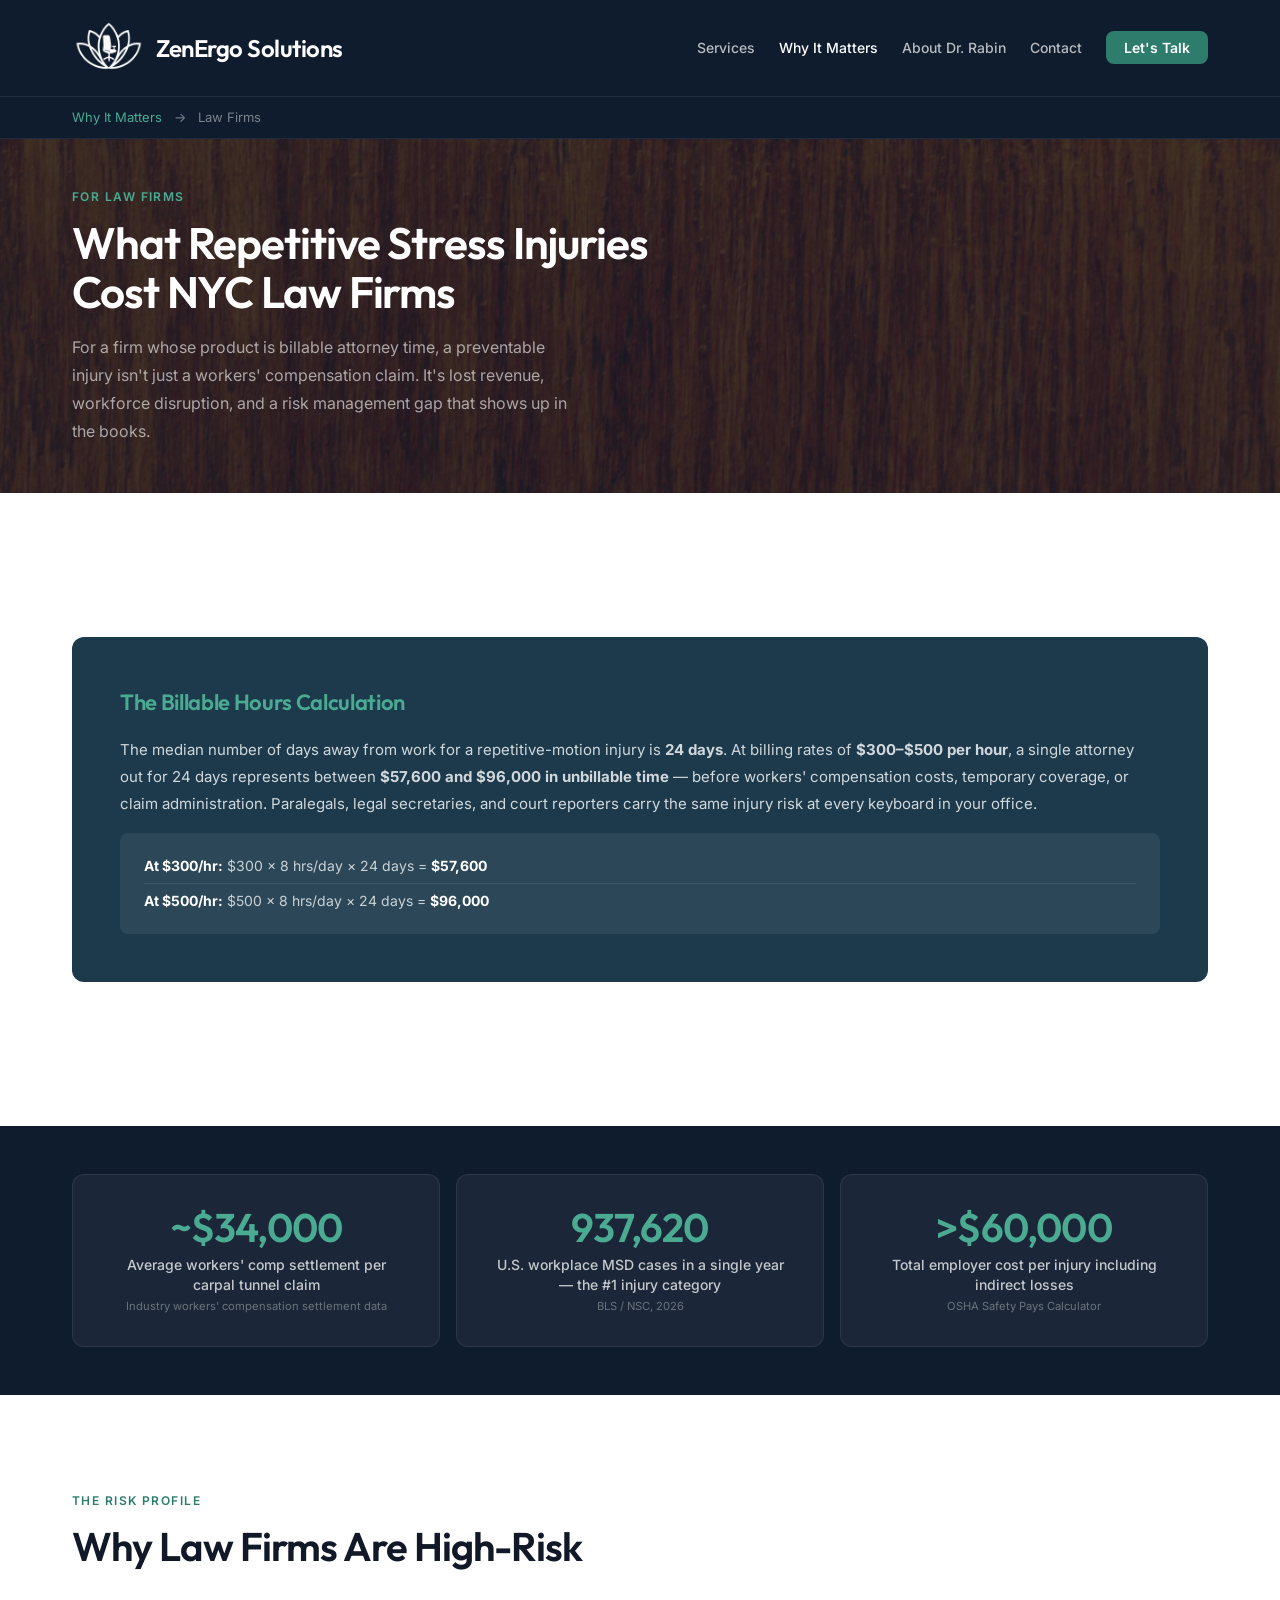
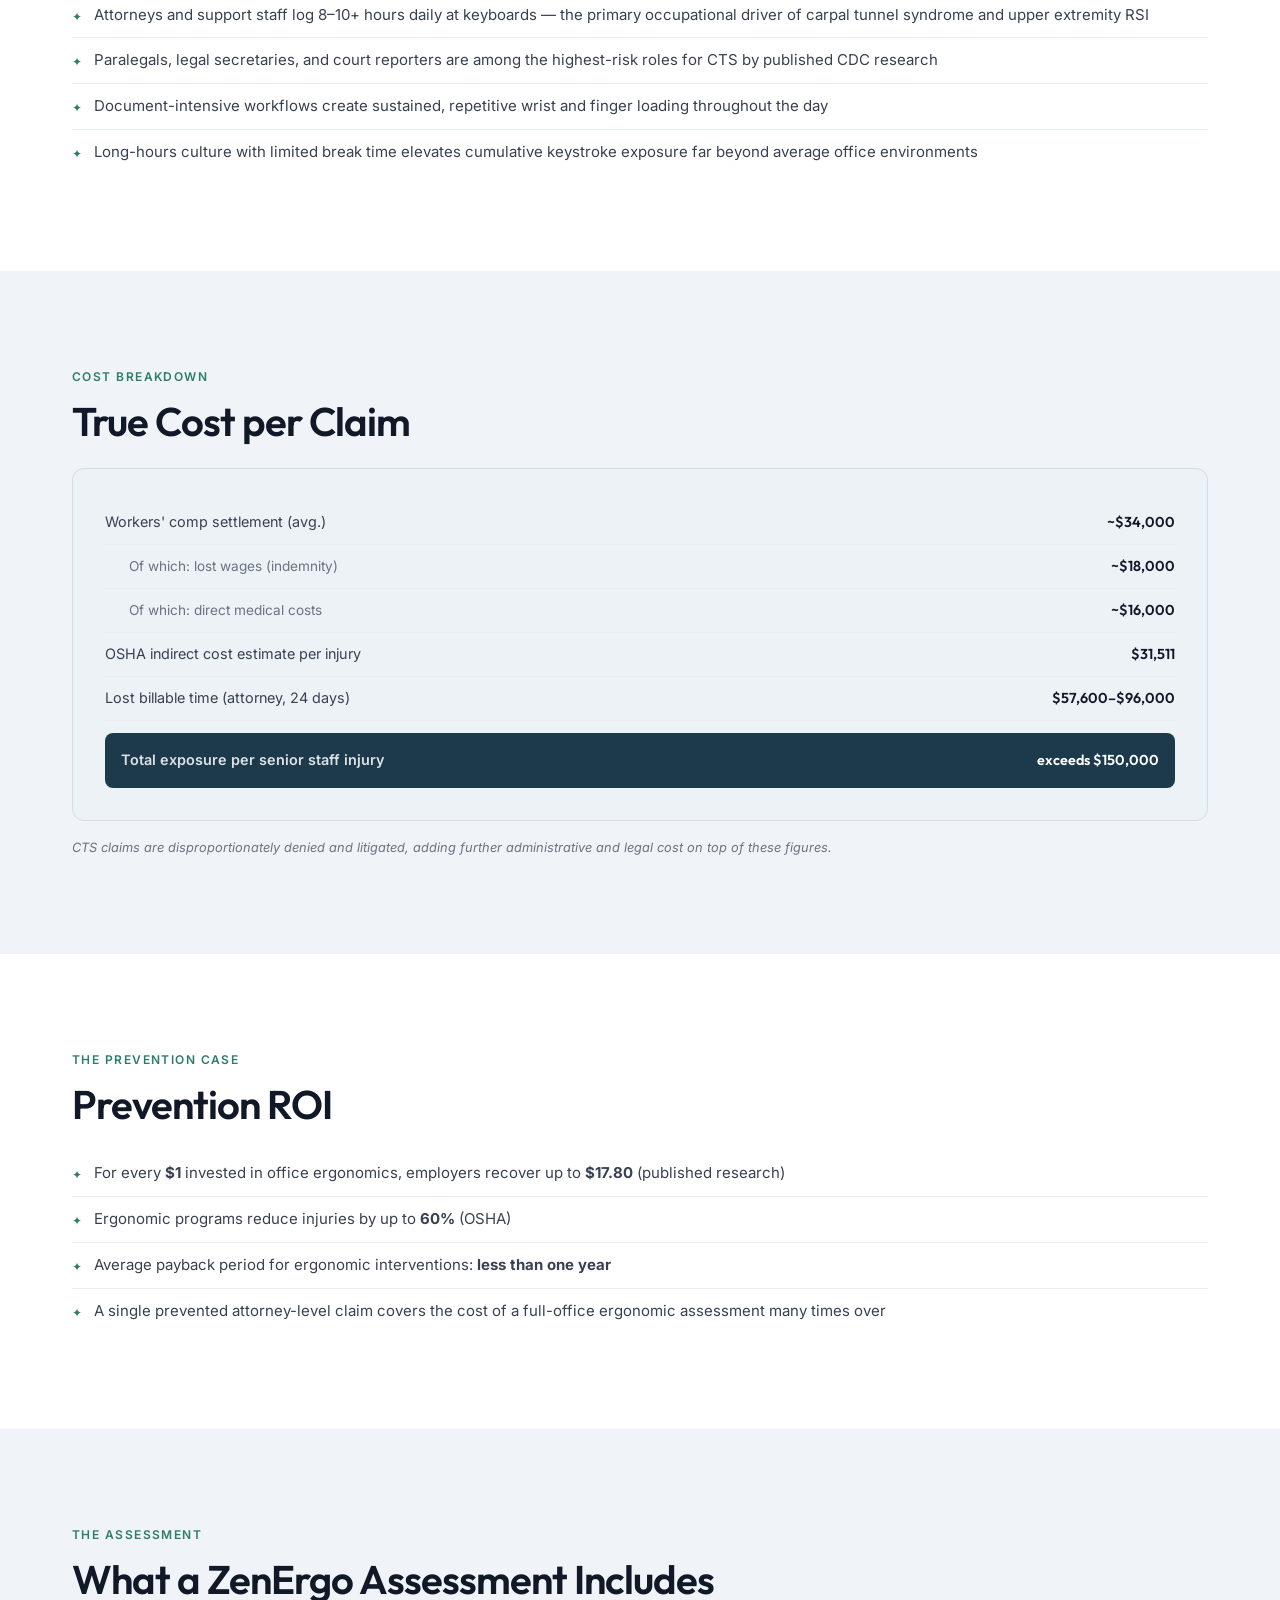
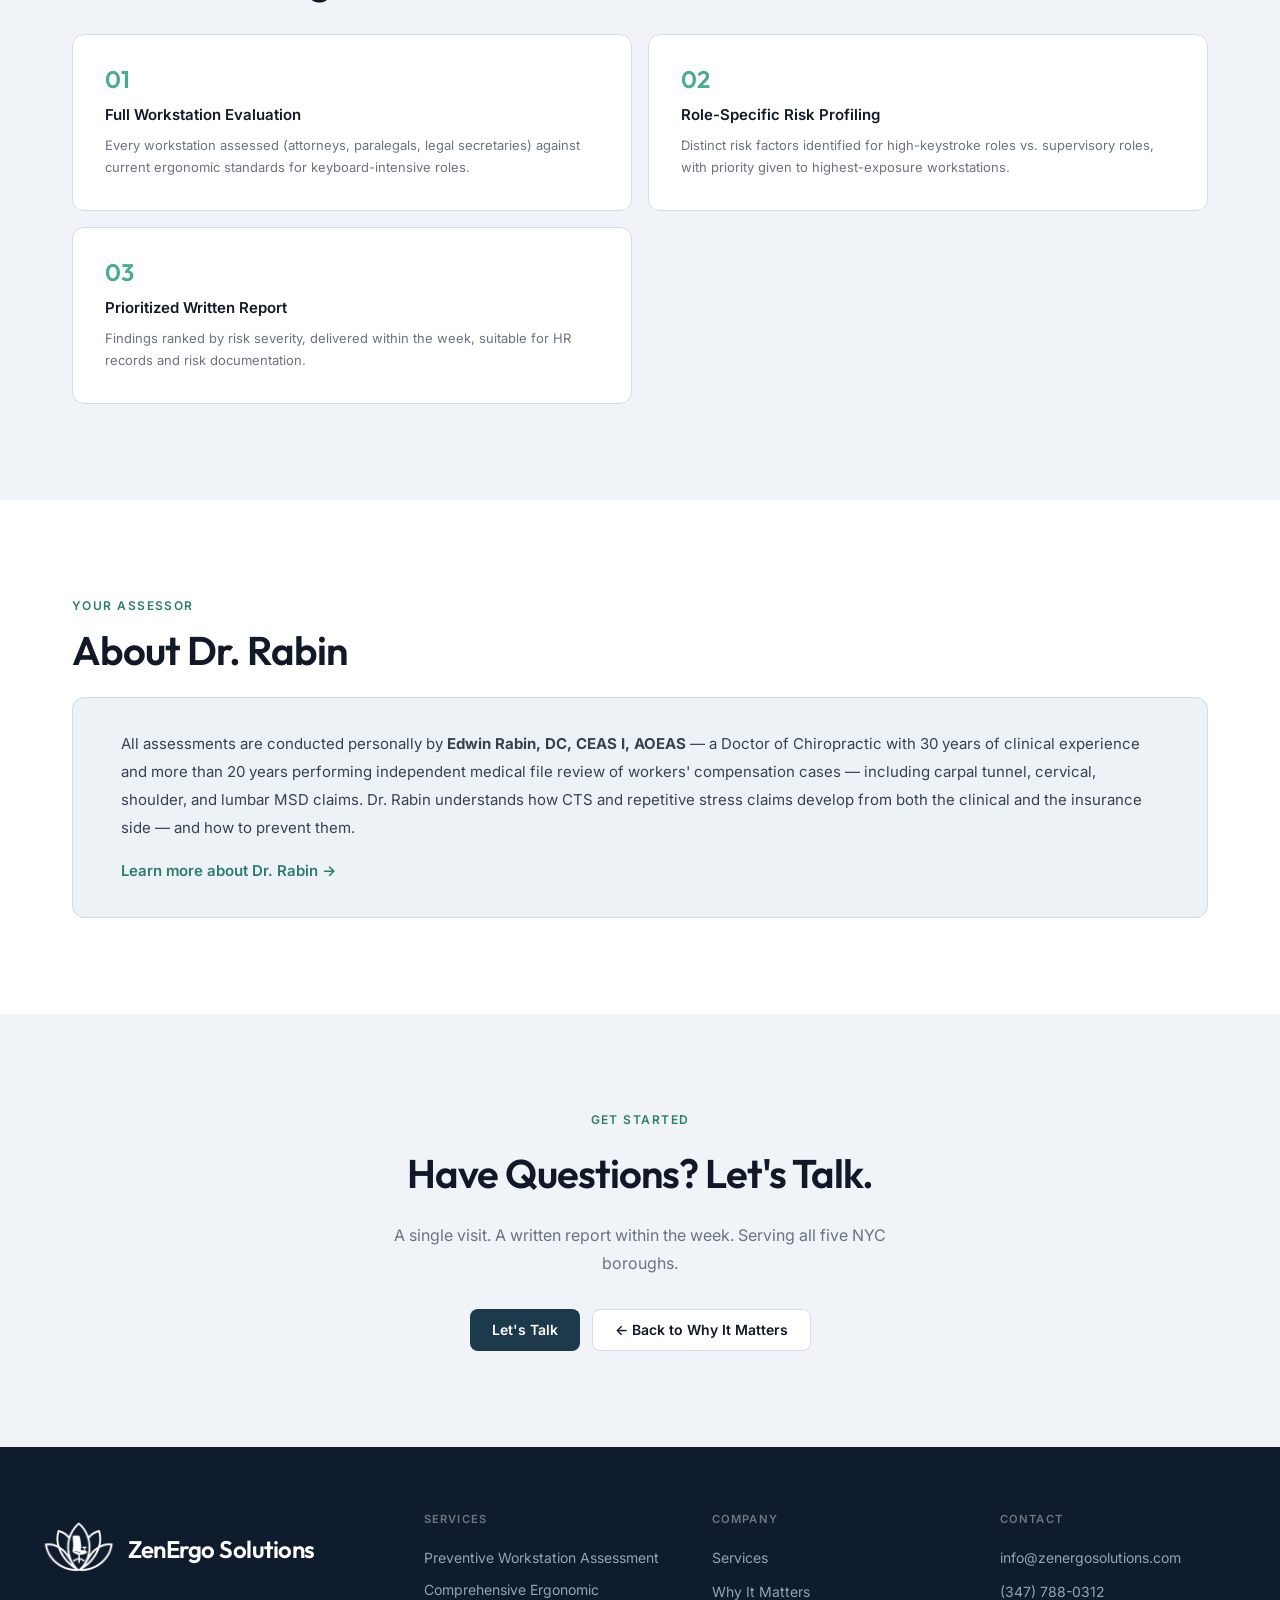
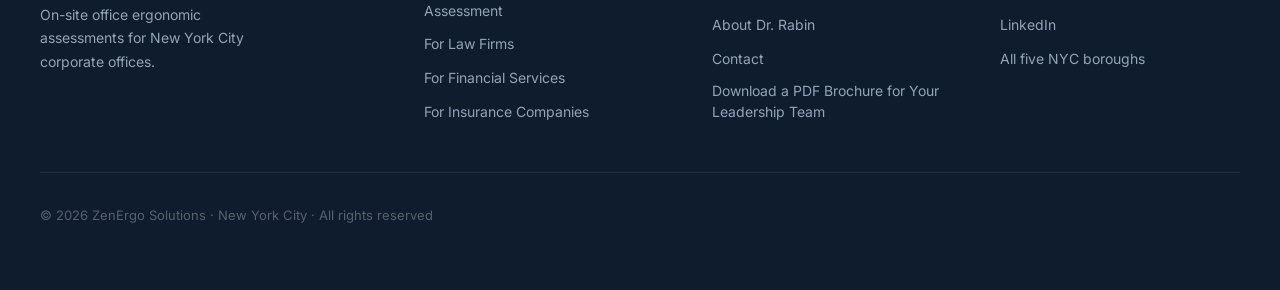
<file: why-it-matters-law.html>
<!DOCTYPE html>
<html lang="en">
<head>
  <meta charset="UTF-8">
  <meta name="viewport" content="width=device-width, initial-scale=1.0">
  <title>Ergonomic Assessments for NYC Law Firms | ZenErgo Solutions</title>
  <meta name="description" content="One carpal tunnel claim can cost an NYC law firm ~$34,000 in workers' comp plus up to $96,000 in lost billable time. See the exposure and how to prevent it.">
  <link rel="canonical" href="https://www.zenergosolutions.com/why-it-matters-law.html">
  <meta name="keywords" content="ergonomic assessment law firm NYC, ergonomic evaluation law firm New York, workstation assessment law firm, office ergonomics law firm, ergonomic consultant law firm NYC, law firm workers comp ergonomics, paralegal carpal tunnel prevention">

  <!-- Favicon -->
  <link rel="icon" href="/favicon.ico" sizes="48x48">
  <link rel="icon" type="image/png" sizes="192x192" href="/favicon-192.png">
  <link rel="apple-touch-icon" href="/apple-touch-icon.png">

  <!-- Open Graph -->
  <meta property="og:type" content="website">
  <meta property="og:title" content="Ergonomic Risk &amp; Workers' Comp Costs for NYC Law Firms | ZenErgo Solutions">
  <meta property="og:description" content="A single carpal tunnel claim costs NYC law firms ~$34,000 in workers' comp plus up to $96,000 in lost billable time. See the full exposure — and what a documented ergonomic assessment does for your firm's risk record.">
  <meta property="og:url" content="https://www.zenergosolutions.com/why-it-matters-law.html">
  <meta property="og:image" content="https://www.zenergosolutions.com/ZenErgo-wName.png">
  <meta property="og:site_name" content="ZenErgo Solutions">

  <!-- Twitter Card -->
  <meta name="twitter:card" content="summary_large_image">
  <meta name="twitter:title" content="Ergonomic Risk &amp; Workers' Comp Costs for NYC Law Firms | ZenErgo Solutions">
  <meta name="twitter:description" content="A single carpal tunnel claim costs NYC law firms ~$34,000 in workers' comp plus up to $96,000 in lost billable time. See the full exposure — and what a documented ergonomic assessment does for your firm's risk record.">
  <meta name="twitter:image" content="https://www.zenergosolutions.com/ZenErgo-wName.png">

  <!-- JSON-LD: Law firm ergonomic assessment service + breadcrumb -->
  <script type="application/ld+json">
  {
    "@context": "https://schema.org",
    "@type": "Service",
    "serviceType": "On-Site Ergonomic Assessment for Law Firms",
    "name": "Law Firm Ergonomic Assessment — NYC",
    "description": "On-site ergonomic and workstation assessment for New York City law firms, with written documentation for HR files, workers' compensation defense, and General Duty Clause compliance. Conducted personally by Dr. Edwin Rabin, DC, CEAS I, AOEAS.",
    "provider": {
      "@type": "ProfessionalService",
      "name": "ZenErgo Solutions",
      "@id": "https://www.zenergosolutions.com/#organization",
      "url": "https://www.zenergosolutions.com",
      "telephone": "+1-347-788-0312"
    },
    "areaServed": {
      "@type": "City",
      "name": "New York City"
    },
    "audience": {
      "@type": "BusinessAudience",
      "audienceType": "Law Firm Administrators, Office Managers, HR Managers, Risk Managers, COOs"
    }
  }
  </script>
  <script type="application/ld+json">
  {
    "@context": "https://schema.org",
    "@type": "BreadcrumbList",
    "itemListElement": [
      { "@type": "ListItem", "position": 1, "name": "Home", "item": "https://www.zenergosolutions.com/" },
      { "@type": "ListItem", "position": 2, "name": "Why It Matters", "item": "https://www.zenergosolutions.com/why-it-matters.html" },
      { "@type": "ListItem", "position": 3, "name": "Law Firms", "item": "https://www.zenergosolutions.com/why-it-matters-law.html" }
    ]
  }
  </script>

  <!-- Google Analytics 4 -->
  <script async src="https://www.googletagmanager.com/gtag/js?id=G-EG3LSNNDYT"></script>
  <script>
    window.dataLayer = window.dataLayer || [];
    function gtag(){dataLayer.push(arguments);}
    gtag('js', new Date());
    gtag('config', 'G-EG3LSNNDYT');
  </script>

  <link rel="preconnect" href="https://fonts.googleapis.com">
  <link rel="preconnect" href="https://fonts.gstatic.com" crossorigin>
  <link href="https://fonts.googleapis.com/css2?family=Outfit:wght@400;500;600&family=Inter:wght@400;500;600&display=swap" rel="stylesheet">
  <link rel="stylesheet" href="style.css">
</head>
<body>

<header class="site-header">
  <nav class="nav-inner" aria-label="Main navigation">
    <a href="/" class="nav-logo" aria-label="ZenErgo Solutions home">
      <img src="logo-160.png" alt="ZenErgo Solutions logo" width="160" height="160">
      <span class="nav-brand-name">ZenErgo Solutions</span>
    </a>
    <ul class="nav-links" id="navLinks">
      <li><a href="/">Services</a></li>
      <li><a href="why-it-matters.html" class="active">Why It Matters</a></li>
      <li><a href="about.html">About Dr. Rabin</a></li>
      <li><a href="contact.html">Contact</a></li>
      <li><a href="contact.html" class="nav-cta-link">Let's Talk</a></li>
    </ul>
    <button class="nav-hamburger" id="navHamburger" aria-label="Toggle menu" aria-expanded="false">
      <span></span><span></span><span></span>
    </button>
  </nav>
</header>

<!-- BREADCRUMB -->
<div class="breadcrumb">
  <div class="breadcrumb-inner">
    <a href="why-it-matters.html">Why It Matters</a>
    <span class="bc-sep">→</span>
    <span>Law Firms</span>
  </div>
</div>

<main>

  <!-- HERO -->
  <div class="page-hero">
    <div class="container">
      <div class="page-hero-eyebrow">For Law Firms</div>
      <h1>What Repetitive Stress Injuries Cost NYC Law Firms</h1>
      <p class="page-hero-sub">For a firm whose product is billable attorney time, a preventable injury isn't just a workers' compensation claim. It's lost revenue, workforce disruption, and a risk management gap that shows up in the books.</p>
    </div>
  </div>

  <!-- BILLABLE HOURS CALLOUT -->
  <section class="content-section">
    <div class="container">
      <div class="billable-callout">
        <div class="billable-callout-title">The Billable Hours Calculation</div>
        <p>The median number of days away from work for a repetitive-motion injury is <strong>24 days</strong>. At billing rates of <strong>$300–$500 per hour</strong>, a single attorney out for 24 days represents between <strong>$57,600 and $96,000 in unbillable time</strong> — before workers' compensation costs, temporary coverage, or claim administration. Paralegals, legal secretaries, and court reporters carry the same injury risk at every keyboard in your office.</p>
        <div class="billable-calc">
          <div class="billable-calc-row"><strong>At $300/hr:</strong> $300 × 8 hrs/day × 24 days = <strong>$57,600</strong></div>
          <div class="billable-calc-row"><strong>At $500/hr:</strong> $500 × 8 hrs/day × 24 days = <strong>$96,000</strong></div>
        </div>
      </div>
    </div>
  </section>

  <!-- STAT STRIP -->
  <section class="stat-strip">
    <div class="container">
      <div class="stat-strip-grid">
        <div class="stat-strip-card">
          <div class="stat-strip-num">~$34,000</div>
          <div class="stat-strip-label">Average workers' comp settlement per carpal tunnel claim</div>
          <div class="stat-strip-source">Industry workers' compensation settlement data</div>
        </div>
        <div class="stat-strip-card">
          <div class="stat-strip-num">937,620</div>
          <div class="stat-strip-label">U.S. workplace MSD cases in a single year — the #1 injury category</div>
          <div class="stat-strip-source">BLS / NSC, 2026</div>
        </div>
        <div class="stat-strip-card">
          <div class="stat-strip-num">&gt;$60,000</div>
          <div class="stat-strip-label">Total employer cost per injury including indirect losses</div>
          <div class="stat-strip-source">OSHA Safety Pays Calculator</div>
        </div>
      </div>
    </div>
  </section>

  <!-- WHY LAW FIRMS ARE HIGH-RISK -->
  <section class="content-section">
    <div class="container">
      <div class="section-eyebrow">The risk profile</div>
      <h2 class="section-title">Why Law Firms Are High-Risk</h2>
      <ul class="prose-list">
        <li><span class="pl-dot">✦</span><span>Attorneys and support staff log 8–10+ hours daily at keyboards — the primary occupational driver of carpal tunnel syndrome and upper extremity RSI</span></li>
        <li><span class="pl-dot">✦</span><span>Paralegals, legal secretaries, and court reporters are among the highest-risk roles for CTS by published CDC research</span></li>
        <li><span class="pl-dot">✦</span><span>Document-intensive workflows create sustained, repetitive wrist and finger loading throughout the day</span></li>
        <li><span class="pl-dot">✦</span><span>Long-hours culture with limited break time elevates cumulative keystroke exposure far beyond average office environments</span></li>
      </ul>
    </div>
  </section>

  <!-- TRUE COST PER CLAIM -->
  <section class="content-section-soft">
    <div class="container">
      <div class="section-eyebrow">Cost breakdown</div>
      <h2 class="section-title">True Cost per Claim</h2>
      <div class="cost-breakdown">
        <div class="cost-line">
          <span class="cost-line-label">Workers' comp settlement (avg.)</span>
          <span class="cost-line-value">~$34,000</span>
        </div>
        <div class="cost-line">
          <span class="cost-line-label indent">Of which: lost wages (indemnity)</span>
          <span class="cost-line-value">~$18,000</span>
        </div>
        <div class="cost-line">
          <span class="cost-line-label indent">Of which: direct medical costs</span>
          <span class="cost-line-value">~$16,000</span>
        </div>
        <div class="cost-line">
          <span class="cost-line-label">OSHA indirect cost estimate per injury</span>
          <span class="cost-line-value">$31,511</span>
        </div>
        <div class="cost-line">
          <span class="cost-line-label">Lost billable time (attorney, 24 days)</span>
          <span class="cost-line-value">$57,600–$96,000</span>
        </div>
        <div class="cost-line total">
          <span class="cost-line-label">Total exposure per senior staff injury</span>
          <span class="cost-line-value">exceeds $150,000</span>
        </div>
      </div>
      <p class="cost-note">CTS claims are disproportionately denied and litigated, adding further administrative and legal cost on top of these figures.</p>
    </div>
  </section>

  <!-- PREVENTION ROI -->
  <section class="content-section">
    <div class="container">
      <div class="section-eyebrow">The prevention case</div>
      <h2 class="section-title">Prevention ROI</h2>
      <ul class="prose-list">
        <li><span class="pl-dot">✦</span><span>For every <strong>$1</strong> invested in office ergonomics, employers recover up to <strong>$17.80</strong> (published research)</span></li>
        <li><span class="pl-dot">✦</span><span>Ergonomic programs reduce injuries by up to <strong>60%</strong> (OSHA)</span></li>
        <li><span class="pl-dot">✦</span><span>Average payback period for ergonomic interventions: <strong>less than one year</strong></span></li>
        <li><span class="pl-dot">✦</span><span>A single prevented attorney-level claim covers the cost of a full-office ergonomic assessment many times over</span></li>
      </ul>
    </div>
  </section>

  <!-- WHAT A ZENERGO ASSESSMENT INCLUDES -->
  <section class="content-section-soft">
    <div class="container">
      <div class="section-eyebrow">The assessment</div>
      <h2 class="section-title">What a ZenErgo Assessment Includes</h2>
      <div class="assessment-steps">
        <div class="assessment-step">
          <div class="assessment-step-num">01</div>
          <h4>Full Workstation Evaluation</h4>
          <p>Every workstation assessed (attorneys, paralegals, legal secretaries) against current ergonomic standards for keyboard-intensive roles.</p>
        </div>
        <div class="assessment-step">
          <div class="assessment-step-num">02</div>
          <h4>Role-Specific Risk Profiling</h4>
          <p>Distinct risk factors identified for high-keystroke roles vs. supervisory roles, with priority given to highest-exposure workstations.</p>
        </div>
        <div class="assessment-step">
          <div class="assessment-step-num">03</div>
          <h4>Prioritized Written Report</h4>
          <p>Findings ranked by risk severity, delivered within the week, suitable for HR records and risk documentation.</p>
        </div>
      </div>
    </div>
  </section>

  <!-- ABOUT DR. RABIN -->
  <section class="content-section">
    <div class="container">
      <div class="section-eyebrow">Your assessor</div>
      <h2 class="section-title">About Dr. Rabin</h2>
      <div class="assessor-block">
        <p>All assessments are conducted personally by <strong>Edwin Rabin, DC, CEAS I, AOEAS</strong> — a Doctor of Chiropractic with 30 years of clinical experience and more than 20 years performing independent medical file review of workers' compensation cases — including carpal tunnel, cervical, shoulder, and lumbar MSD claims. Dr. Rabin understands how CTS and repetitive stress claims develop from both the clinical and the insurance side — and how to prevent them.</p>
        <p><a href="about.html">Learn more about Dr. Rabin →</a></p>
      </div>
    </div>
  </section>

  <!-- CTA -->
  <section class="cta-band">
    <div class="container">
      <div class="cta-band-inner">
        <div class="section-eyebrow">Get Started</div>
        <h2 class="cta-band-title">Have Questions? Let's Talk.</h2>
        <p class="cta-band-sub">A single visit. A written report within the week. Serving all five NYC boroughs.</p>
        <div class="cta-actions">
          <a href="contact.html" class="btn-primary">Let's Talk</a>
          <a href="why-it-matters.html" class="btn-secondary">← Back to Why It Matters</a>
        </div>
      </div>
    </div>
  </section>

</main>

<footer class="site-footer">
  <div class="footer-inner">
    <div class="footer-brand">
      <a href="/" class="footer-logo" aria-label="ZenErgo Solutions home">
        <img src="logo-160.png" alt="ZenErgo Solutions logo" width="160" height="160">
        <span class="footer-brand-name">ZenErgo Solutions</span>
      </a>
      <p>On-site office ergonomic assessments for New York City corporate offices.</p>
    </div>
    <div class="footer-col">
      <h4>Services</h4>
      <ul>
        <li><a href="/#services">Preventive Workstation Assessment</a></li>
        <li><a href="/#services">Comprehensive Ergonomic Assessment</a></li>
        <li><a href="why-it-matters-law.html">For Law Firms</a></li>
        <li><a href="why-it-matters-financial.html">For Financial Services</a></li>
        <li><a href="why-it-matters-insurance.html">For Insurance Companies</a></li>
      </ul>
    </div>
    <div class="footer-col">
      <h4>Company</h4>
      <ul>
        <li><a href="/">Services</a></li>
        <li><a href="why-it-matters.html">Why It Matters</a></li>
        <li><a href="about.html">About Dr. Rabin</a></li>
        <li><a href="contact.html">Contact</a></li>
        <li><a href="/ZenErgo%20Brochure%204page.pdf" target="_blank" rel="noopener">Download a PDF Brochure for Your Leadership Team</a></li>
      </ul>
    </div>
    <div class="footer-col">
      <h4>Contact</h4>
      <ul>
        <li><a href="mailto:info@zenergosolutions.com">info@zenergosolutions.com</a></li>
        <li><a href="tel:+13477880312">(347) 788-0312</a></li>
        <li><a href="https://www.linkedin.com/company/zenergo-solutions/" target="_blank" rel="noopener">LinkedIn</a></li>
        <li><span>All five NYC boroughs</span></li>
      </ul>
    </div>
  </div>
  <div class="footer-bottom">
    <p>© 2026 ZenErgo Solutions · New York City · All rights reserved</p>
  </div>
</footer>

<script>
  const hamburger = document.getElementById('navHamburger');
  const navLinks  = document.getElementById('navLinks');

  hamburger.addEventListener('click', () => {
    const isOpen = navLinks.classList.toggle('mobile-open');
    hamburger.classList.toggle('open', isOpen);
    hamburger.setAttribute('aria-expanded', isOpen);
    document.body.style.overflow = isOpen ? 'hidden' : '';
  });

  navLinks.querySelectorAll('a').forEach(a => a.addEventListener('click', () => {
    hamburger.classList.remove('open');
    navLinks.classList.remove('mobile-open');
    hamburger.setAttribute('aria-expanded', 'false');
    document.body.style.overflow = '';
  }));

  document.querySelectorAll('a[href^="tel:"], a[href^="mailto:"]').forEach(a => a.addEventListener('click', () => {
    if (typeof gtag === 'function') {
      gtag('event', a.href.startsWith('tel:') ? 'click_phone' : 'click_email', {
        page_path: location.pathname
      });
    }
  }));
</script>
</body>
</html>
</file>
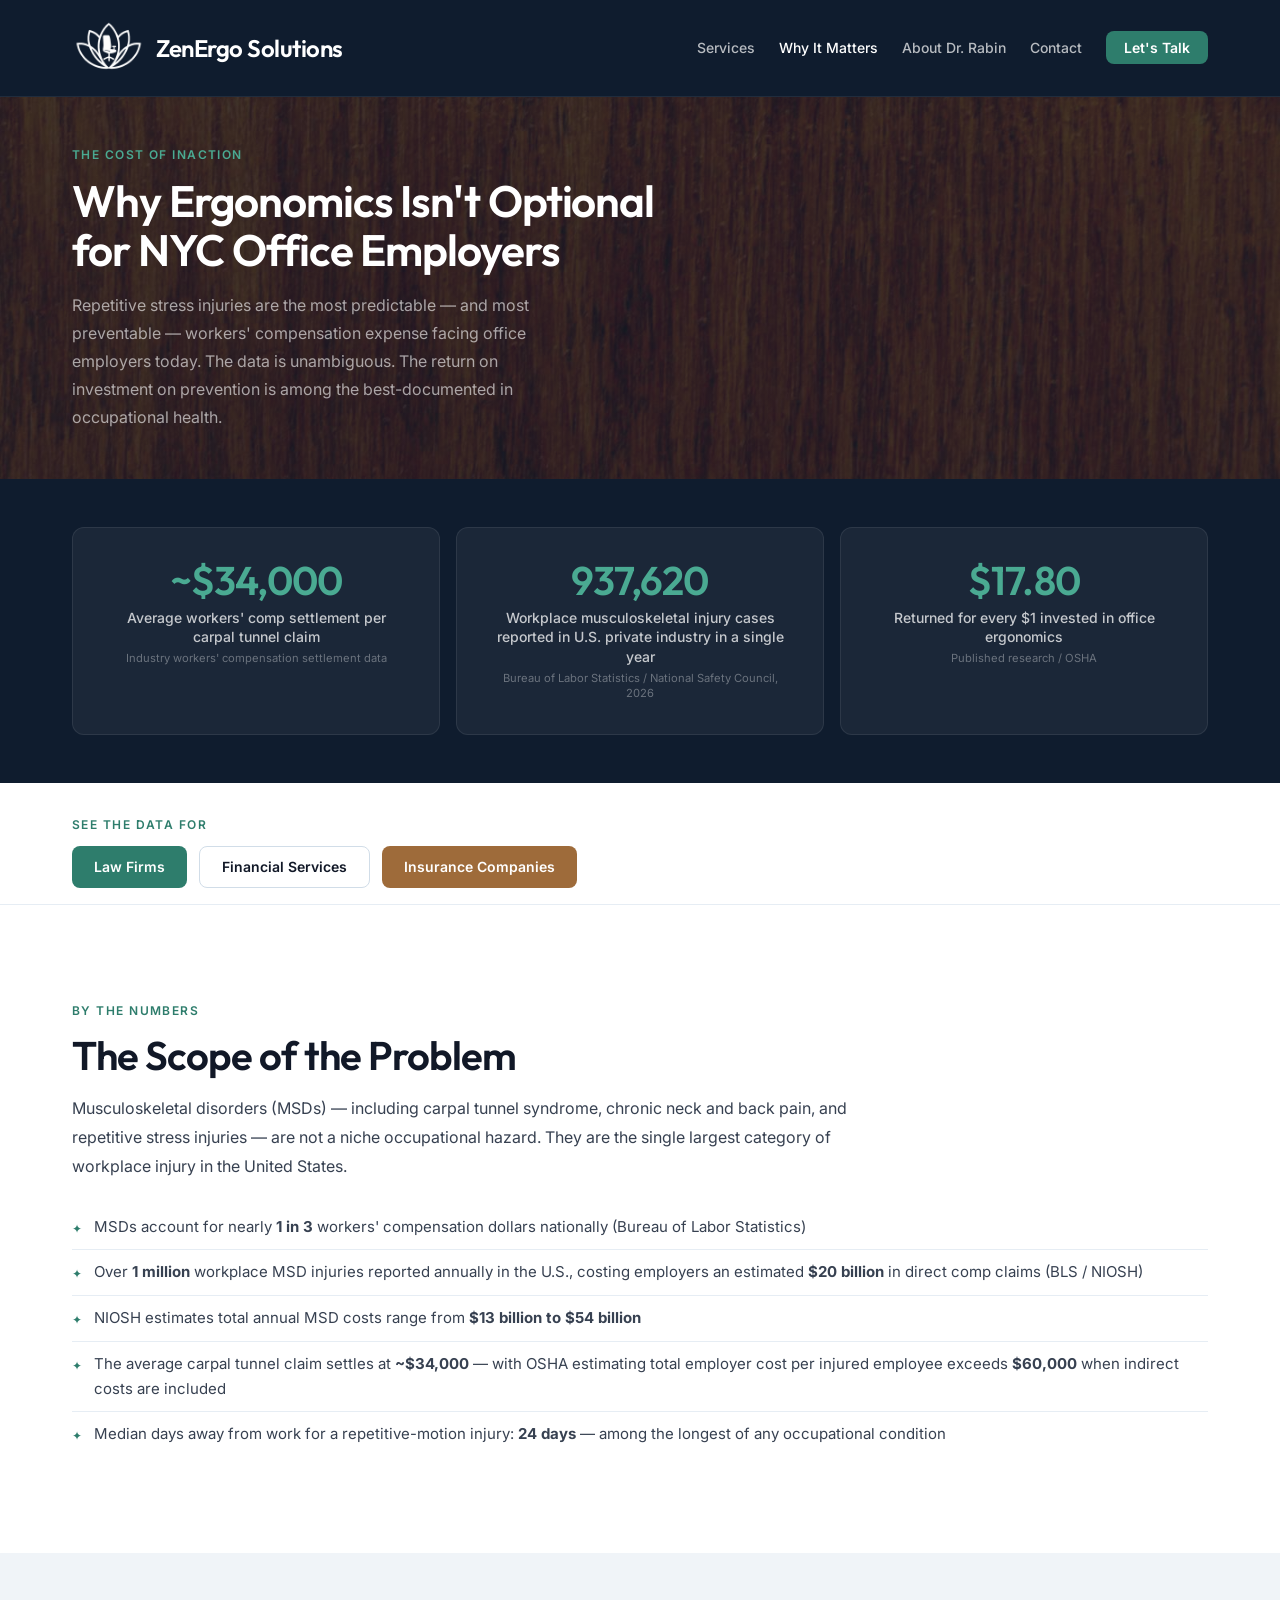
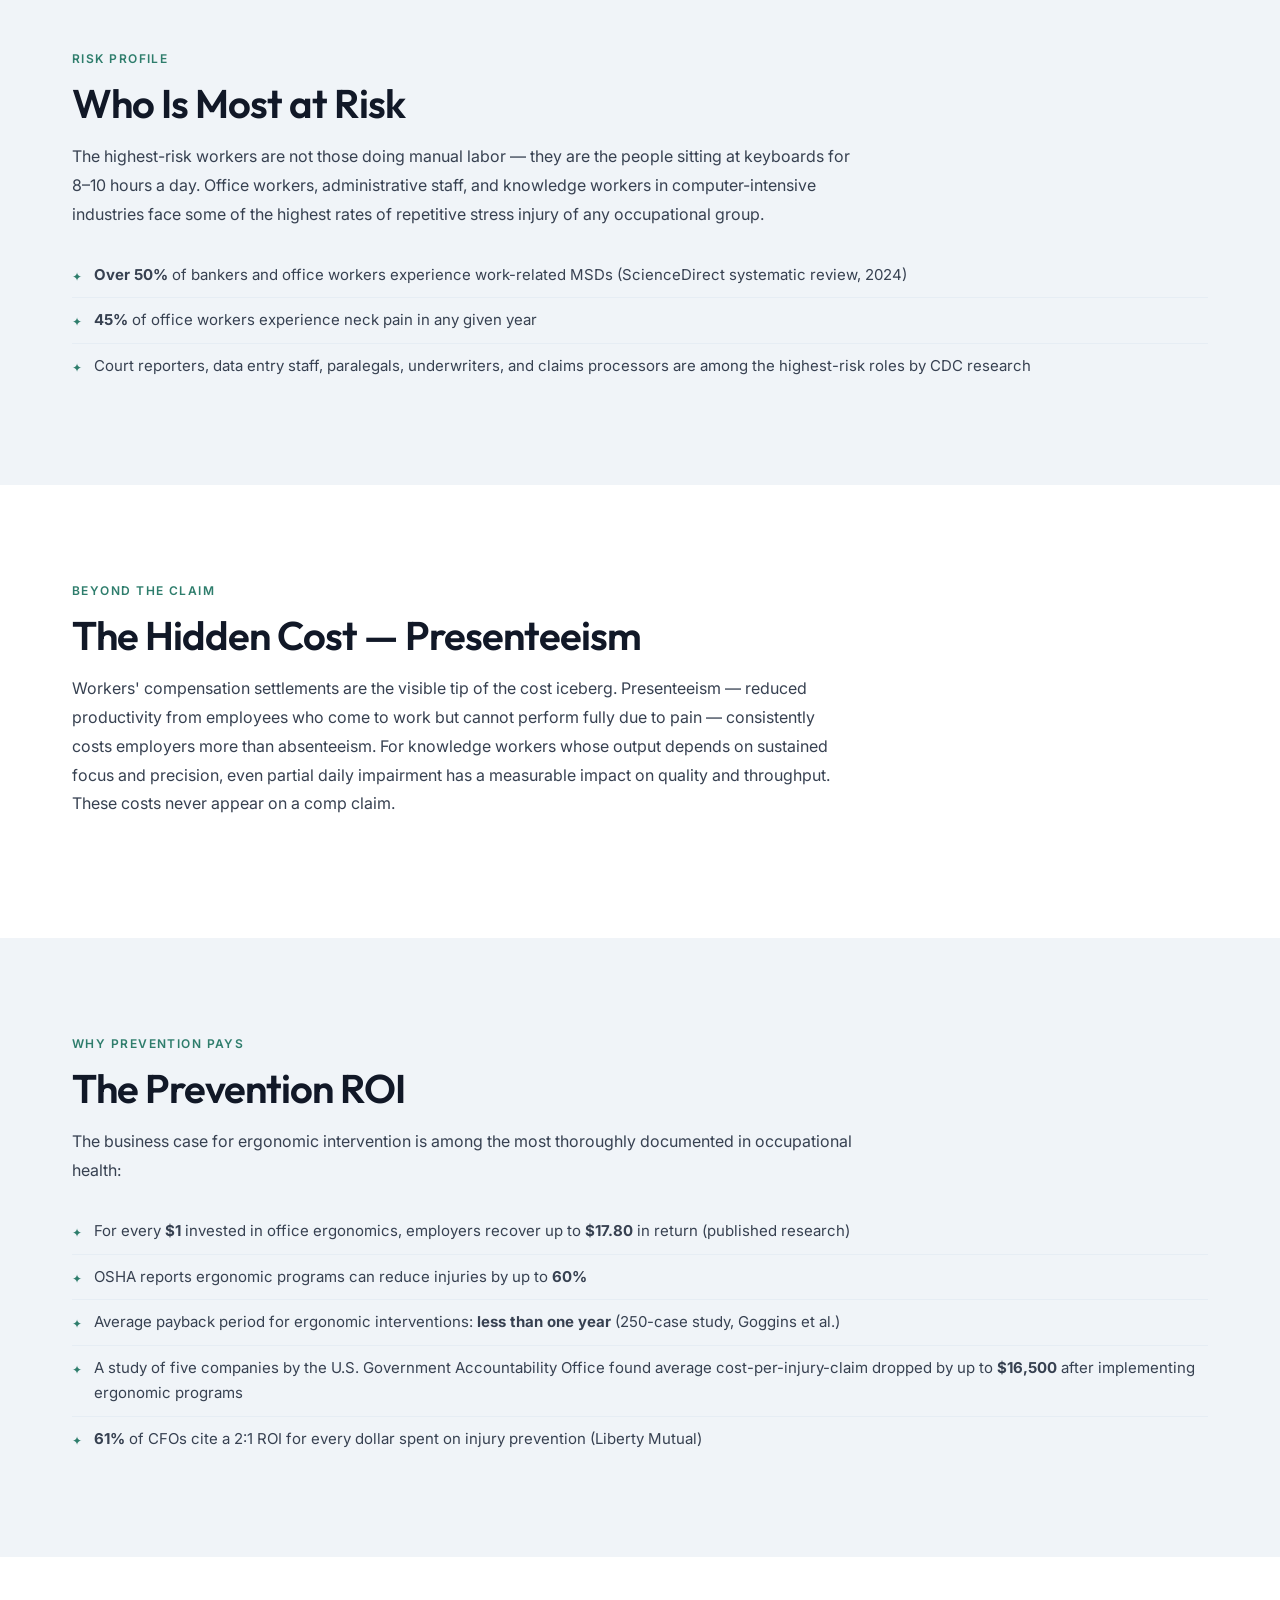
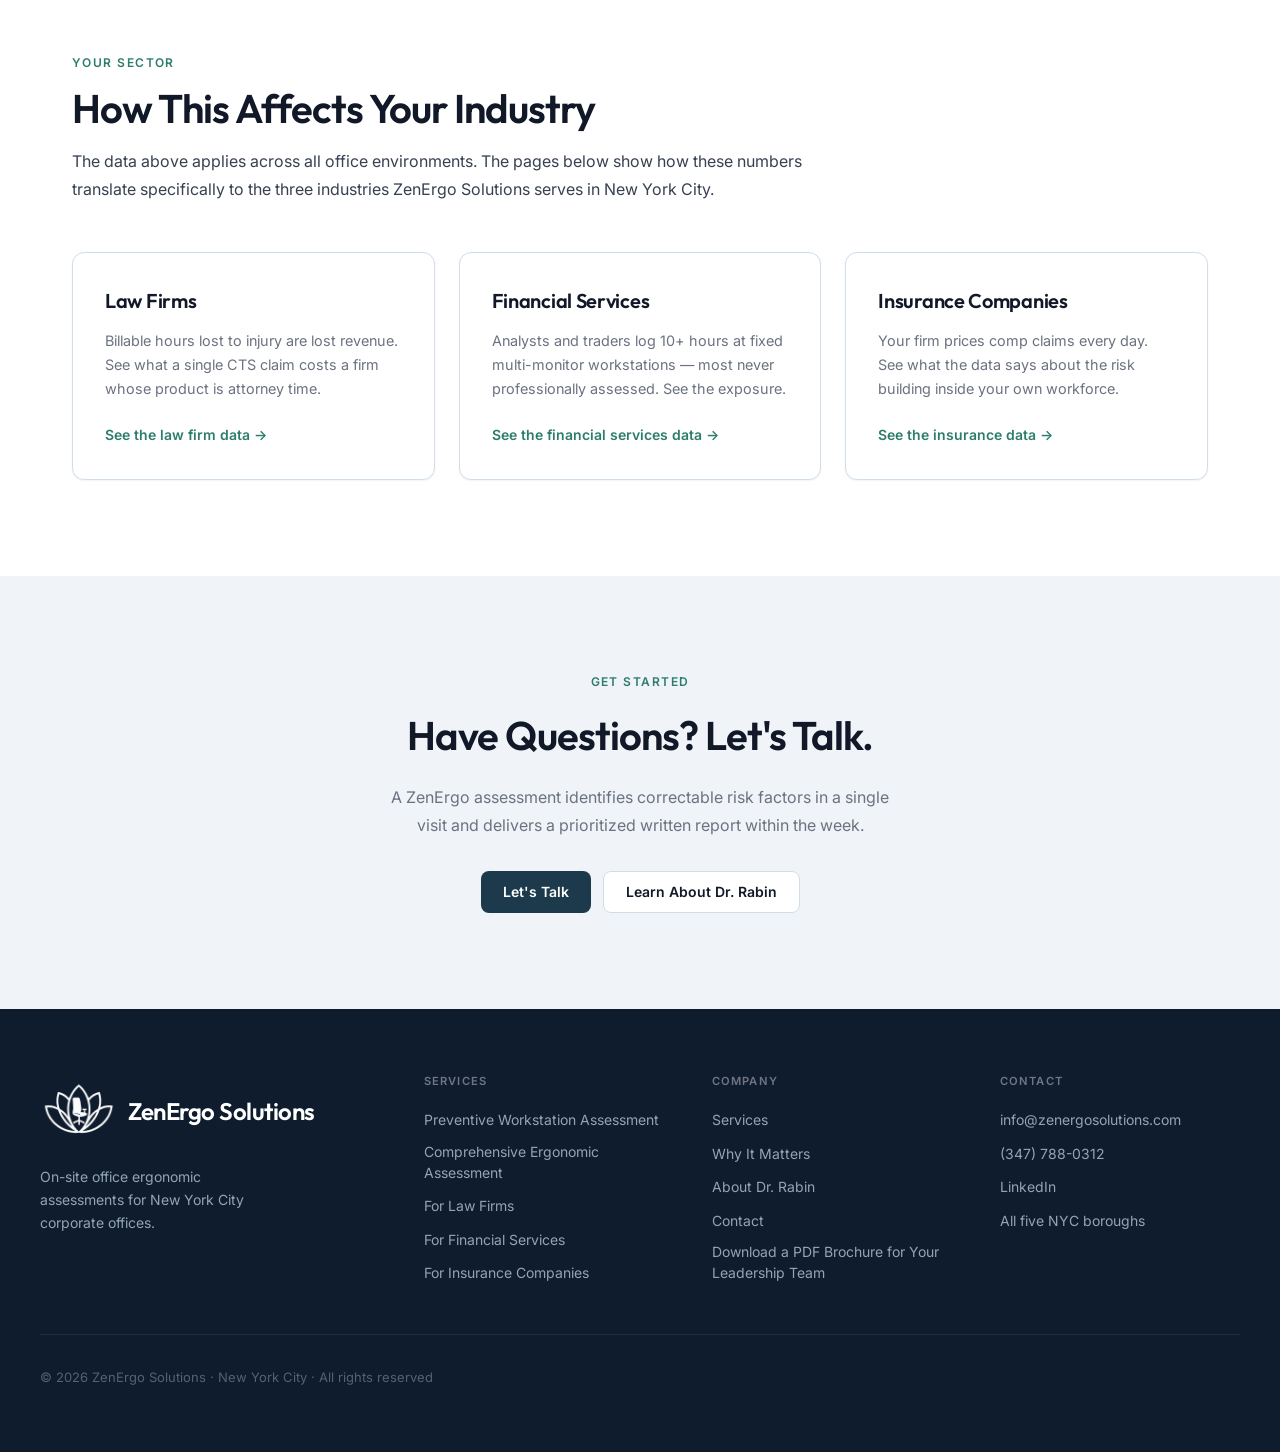
<file: why-it-matters.html>
<!DOCTYPE html>
<html lang="en">
<head>
  <meta charset="UTF-8">
  <meta name="viewport" content="width=device-width, initial-scale=1.0">
  <title>Office Ergonomics ROI &amp; MSD Claim Costs | ZenErgo Solutions</title>
  <meta name="description" content="MSD claims cost NYC employers ~$34,000 per carpal tunnel case and a median 24 days away from work. See the ergonomic ROI data for HR and risk managers.">
  <link rel="canonical" href="https://www.zenergosolutions.com/why-it-matters.html">
  <meta name="keywords" content="MSD workers comp costs NYC, ergonomic program ROI, carpal tunnel claim cost, repetitive stress injury prevention office, office ergonomics consultant NYC, workers comp ergonomic assessment, HR risk management ergonomics, General Duty Clause documentation">

  <!-- Favicon -->
  <link rel="icon" href="/favicon.ico" sizes="48x48">
  <link rel="icon" type="image/png" sizes="192x192" href="/favicon-192.png">
  <link rel="apple-touch-icon" href="/apple-touch-icon.png">

  <!-- Open Graph -->
  <meta property="og:type" content="website">
  <meta property="og:title" content="MSD Workers' Comp Costs & Ergonomic ROI for NYC HR & Risk Managers | ZenErgo Solutions">
  <meta property="og:description" content="MSD claims cost NYC employers ~$34,000 per carpal tunnel case and a median 24 days away from work. See the data — and what a professional assessment means for HR documentation and risk management.">
  <meta property="og:url" content="https://www.zenergosolutions.com/why-it-matters.html">
  <meta property="og:image" content="https://www.zenergosolutions.com/ZenErgo-wName.png">
  <meta property="og:site_name" content="ZenErgo Solutions">

  <!-- Twitter Card -->
  <meta name="twitter:card" content="summary_large_image">
  <meta name="twitter:title" content="MSD Workers' Comp Costs & Ergonomic ROI for NYC HR & Risk Managers | ZenErgo Solutions">
  <meta name="twitter:description" content="MSD claims cost NYC employers ~$34,000 per carpal tunnel case and a median 24 days away from work. See the data — and what a professional assessment means for HR documentation and risk management.">
  <meta name="twitter:image" content="https://www.zenergosolutions.com/ZenErgo-wName.png">

  <!-- JSON-LD: Why It Matters hub + breadcrumb -->
  <script type="application/ld+json">
  {
    "@context": "https://schema.org",
    "@type": "WebPage",
    "name": "Why Ergonomics Isn't Optional for NYC Office Employers",
    "description": "MSD workers' compensation claim costs, ergonomic program ROI, and what proactive intervention means for HR documentation, WC renewals, and compliance for New York City office employers.",
    "url": "https://www.zenergosolutions.com/why-it-matters.html",
    "isPartOf": {
      "@type": "WebSite",
      "name": "ZenErgo Solutions",
      "url": "https://www.zenergosolutions.com"
    },
    "about": [
      "Musculoskeletal Disorder Prevention",
      "Workers Compensation Cost Reduction",
      "Office Ergonomics ROI"
    ],
    "breadcrumb": {
      "@type": "BreadcrumbList",
      "itemListElement": [
        { "@type": "ListItem", "position": 1, "name": "Home", "item": "https://www.zenergosolutions.com/" },
        { "@type": "ListItem", "position": 2, "name": "Why It Matters", "item": "https://www.zenergosolutions.com/why-it-matters.html" }
      ]
    }
  }
  </script>

  <!-- Google Analytics 4 -->
  <script async src="https://www.googletagmanager.com/gtag/js?id=G-EG3LSNNDYT"></script>
  <script>
    window.dataLayer = window.dataLayer || [];
    function gtag(){dataLayer.push(arguments);}
    gtag('js', new Date());
    gtag('config', 'G-EG3LSNNDYT');
  </script>

  <link rel="preconnect" href="https://fonts.googleapis.com">
  <link rel="preconnect" href="https://fonts.gstatic.com" crossorigin>
  <link href="https://fonts.googleapis.com/css2?family=Outfit:wght@400;500;600&family=Inter:wght@400;500;600&display=swap" rel="stylesheet">
  <link rel="stylesheet" href="style.css">
</head>
<body>

<header class="site-header">
  <nav class="nav-inner" aria-label="Main navigation">
    <a href="/" class="nav-logo" aria-label="ZenErgo Solutions home">
      <img src="logo-160.png" alt="ZenErgo Solutions logo" width="160" height="160">
      <span class="nav-brand-name">ZenErgo Solutions</span>
    </a>
    <ul class="nav-links" id="navLinks">
      <li><a href="/">Services</a></li>
      <li><a href="why-it-matters.html" class="active">Why It Matters</a></li>
      <li><a href="about.html">About Dr. Rabin</a></li>
      <li><a href="contact.html">Contact</a></li>
      <li><a href="contact.html" class="nav-cta-link">Let's Talk</a></li>
    </ul>
    <button class="nav-hamburger" id="navHamburger" aria-label="Toggle menu" aria-expanded="false">
      <span></span><span></span><span></span>
    </button>
  </nav>
</header>

<main>

  <!-- HERO -->
  <div class="page-hero">
    <div class="container">
      <div class="page-hero-eyebrow">The Cost of Inaction</div>
      <h1>Why Ergonomics Isn't Optional for NYC Office Employers</h1>
      <p class="page-hero-sub">Repetitive stress injuries are the most predictable — and most preventable — workers' compensation expense facing office employers today. The data is unambiguous. The return on investment on prevention is among the best-documented in occupational health.</p>
    </div>
  </div>

  <!-- STAT STRIP -->
  <section class="stat-strip">
    <div class="container">
      <div class="stat-strip-grid">
        <div class="stat-strip-card">
          <div class="stat-strip-num">~$34,000</div>
          <div class="stat-strip-label">Average workers' comp settlement per carpal tunnel claim</div>
          <div class="stat-strip-source">Industry workers' compensation settlement data</div>
        </div>
        <div class="stat-strip-card">
          <div class="stat-strip-num">937,620</div>
          <div class="stat-strip-label">Workplace musculoskeletal injury cases reported in U.S. private industry in a single year</div>
          <div class="stat-strip-source">Bureau of Labor Statistics / National Safety Council, 2026</div>
        </div>
        <div class="stat-strip-card">
          <div class="stat-strip-num">$17.80</div>
          <div class="stat-strip-label">Returned for every $1 invested in office ergonomics</div>
          <div class="stat-strip-source">Published research / OSHA</div>
        </div>
      </div>
    </div>
  </section>

  <!-- SECTOR QUICK NAV -->
  <section class="sector-quicknav">
    <div class="container">
      <div class="section-eyebrow">See the Data for</div>
      <div class="sector-quicknav-buttons">
        <a href="why-it-matters-law.html" class="btn-teal">Law Firms</a>
        <a href="why-it-matters-financial.html" class="btn-secondary">Financial Services</a>
        <a href="why-it-matters-insurance.html" class="btn-warm">Insurance Companies</a>
      </div>
    </div>
  </section>

  <!-- SCOPE OF THE PROBLEM -->
  <section class="content-section">
    <div class="container">
      <div class="section-eyebrow">By the numbers</div>
      <h2 class="section-title">The Scope of the Problem</h2>
      <p class="section-intro">Musculoskeletal disorders (MSDs) — including carpal tunnel syndrome, chronic neck and back pain, and repetitive stress injuries — are not a niche occupational hazard. They are the single largest category of workplace injury in the United States.</p>
      <ul class="prose-list">
        <li><span class="pl-dot">✦</span><span>MSDs account for nearly <strong>1 in 3</strong> workers' compensation dollars nationally (Bureau of Labor Statistics)</span></li>
        <li><span class="pl-dot">✦</span><span>Over <strong>1 million</strong> workplace MSD injuries reported annually in the U.S., costing employers an estimated <strong>$20 billion</strong> in direct comp claims (BLS / NIOSH)</span></li>
        <li><span class="pl-dot">✦</span><span>NIOSH estimates total annual MSD costs range from <strong>$13 billion to $54 billion</strong></span></li>
        <li><span class="pl-dot">✦</span><span>The average carpal tunnel claim settles at <strong>~$34,000</strong> — with OSHA estimating total employer cost per injured employee exceeds <strong>$60,000</strong> when indirect costs are included</span></li>
        <li><span class="pl-dot">✦</span><span>Median days away from work for a repetitive-motion injury: <strong>24 days</strong> — among the longest of any occupational condition</span></li>
      </ul>
    </div>
  </section>

  <!-- WHO IS MOST AT RISK -->
  <section class="content-section-soft">
    <div class="container">
      <div class="section-eyebrow">Risk profile</div>
      <h2 class="section-title">Who Is Most at Risk</h2>
      <p class="section-intro">The highest-risk workers are not those doing manual labor — they are the people sitting at keyboards for 8–10 hours a day. Office workers, administrative staff, and knowledge workers in computer-intensive industries face some of the highest rates of repetitive stress injury of any occupational group.</p>
      <ul class="prose-list">
        <li><span class="pl-dot">✦</span><span><strong>Over 50%</strong> of bankers and office workers experience work-related MSDs (ScienceDirect systematic review, 2024)</span></li>
        <li><span class="pl-dot">✦</span><span><strong>45%</strong> of office workers experience neck pain in any given year</span></li>
        <li><span class="pl-dot">✦</span><span>Court reporters, data entry staff, paralegals, underwriters, and claims processors are among the highest-risk roles by CDC research</span></li>
      </ul>
    </div>
  </section>

  <!-- PRESENTEEISM -->
  <section class="content-section">
    <div class="container">
      <div class="section-eyebrow">Beyond the claim</div>
      <h2 class="section-title">The Hidden Cost — Presenteeism</h2>
      <p class="section-intro">Workers' compensation settlements are the visible tip of the cost iceberg. Presenteeism — reduced productivity from employees who come to work but cannot perform fully due to pain — consistently costs employers more than absenteeism. For knowledge workers whose output depends on sustained focus and precision, even partial daily impairment has a measurable impact on quality and throughput. These costs never appear on a comp claim.</p>
    </div>
  </section>

  <!-- PREVENTION ROI -->
  <section class="content-section-soft">
    <div class="container">
      <div class="section-eyebrow">Why prevention pays</div>
      <h2 class="section-title">The Prevention ROI</h2>
      <p class="section-intro">The business case for ergonomic intervention is among the most thoroughly documented in occupational health:</p>
      <ul class="prose-list">
        <li><span class="pl-dot">✦</span><span>For every <strong>$1</strong> invested in office ergonomics, employers recover up to <strong>$17.80</strong> in return (published research)</span></li>
        <li><span class="pl-dot">✦</span><span>OSHA reports ergonomic programs can reduce injuries by up to <strong>60%</strong></span></li>
        <li><span class="pl-dot">✦</span><span>Average payback period for ergonomic interventions: <strong>less than one year</strong> (250-case study, Goggins et al.)</span></li>
        <li><span class="pl-dot">✦</span><span>A study of five companies by the U.S. Government Accountability Office found average cost-per-injury-claim dropped by up to <strong>$16,500</strong> after implementing ergonomic programs</span></li>
        <li><span class="pl-dot">✦</span><span><strong>61%</strong> of CFOs cite a 2:1 ROI for every dollar spent on injury prevention (Liberty Mutual)</span></li>
      </ul>
    </div>
  </section>

  <!-- SECTOR CARDS -->
  <section class="content-section">
    <div class="container">
      <div class="section-eyebrow">Your sector</div>
      <h2 class="section-title">How This Affects Your Industry</h2>
      <p class="section-intro">The data above applies across all office environments. The pages below show how these numbers translate specifically to the three industries ZenErgo Solutions serves in New York City.</p>
      <div class="sector-cards-grid">

        <div class="sector-card">
          <div class="sector-card-title">Law Firms</div>
          <p class="sector-card-desc">Billable hours lost to injury are lost revenue. See what a single CTS claim costs a firm whose product is attorney time.</p>
          <a href="why-it-matters-law.html" class="sector-card-link">See the law firm data →</a>
        </div>

        <div class="sector-card">
          <div class="sector-card-title">Financial Services</div>
          <p class="sector-card-desc">Analysts and traders log 10+ hours at fixed multi-monitor workstations — most never professionally assessed. See the exposure.</p>
          <a href="why-it-matters-financial.html" class="sector-card-link">See the financial services data →</a>
        </div>

        <div class="sector-card">
          <div class="sector-card-title">Insurance Companies</div>
          <p class="sector-card-desc">Your firm prices comp claims every day. See what the data says about the risk building inside your own workforce.</p>
          <a href="why-it-matters-insurance.html" class="sector-card-link">See the insurance data →</a>
        </div>

      </div>
    </div>
  </section>

  <!-- CTA -->
  <section class="cta-band">
    <div class="container">
      <div class="cta-band-inner">
        <div class="section-eyebrow">Get Started</div>
        <h2 class="cta-band-title">Have Questions? Let's Talk.</h2>
        <p class="cta-band-sub">A ZenErgo assessment identifies correctable risk factors in a single visit and delivers a prioritized written report within the week.</p>
        <div class="cta-actions">
          <a href="contact.html" class="btn-primary">Let's Talk</a>
          <a href="about.html" class="btn-secondary">Learn About Dr. Rabin</a>
        </div>
      </div>
    </div>
  </section>

</main>

<footer class="site-footer">
  <div class="footer-inner">
    <div class="footer-brand">
      <a href="/" class="footer-logo" aria-label="ZenErgo Solutions home">
        <img src="logo-160.png" alt="ZenErgo Solutions logo" width="160" height="160">
        <span class="footer-brand-name">ZenErgo Solutions</span>
      </a>
      <p>On-site office ergonomic assessments for New York City corporate offices.</p>
    </div>
    <div class="footer-col">
      <h4>Services</h4>
      <ul>
        <li><a href="/#services">Preventive Workstation Assessment</a></li>
        <li><a href="/#services">Comprehensive Ergonomic Assessment</a></li>
        <li><a href="why-it-matters-law.html">For Law Firms</a></li>
        <li><a href="why-it-matters-financial.html">For Financial Services</a></li>
        <li><a href="why-it-matters-insurance.html">For Insurance Companies</a></li>
      </ul>
    </div>
    <div class="footer-col">
      <h4>Company</h4>
      <ul>
        <li><a href="/">Services</a></li>
        <li><a href="why-it-matters.html">Why It Matters</a></li>
        <li><a href="about.html">About Dr. Rabin</a></li>
        <li><a href="contact.html">Contact</a></li>
        <li><a href="/ZenErgo%20Brochure%204page.pdf" target="_blank" rel="noopener">Download a PDF Brochure for Your Leadership Team</a></li>
      </ul>
    </div>
    <div class="footer-col">
      <h4>Contact</h4>
      <ul>
        <li><a href="mailto:info@zenergosolutions.com">info@zenergosolutions.com</a></li>
        <li><a href="tel:+13477880312">(347) 788-0312</a></li>
        <li><a href="https://www.linkedin.com/company/zenergo-solutions/" target="_blank" rel="noopener">LinkedIn</a></li>
        <li><span>All five NYC boroughs</span></li>
      </ul>
    </div>
  </div>
  <div class="footer-bottom">
    <p>© 2026 ZenErgo Solutions · New York City · All rights reserved</p>
  </div>
</footer>

<script>
  const hamburger = document.getElementById('navHamburger');
  const navLinks  = document.getElementById('navLinks');

  hamburger.addEventListener('click', () => {
    const isOpen = navLinks.classList.toggle('mobile-open');
    hamburger.classList.toggle('open', isOpen);
    hamburger.setAttribute('aria-expanded', isOpen);
    document.body.style.overflow = isOpen ? 'hidden' : '';
  });

  navLinks.querySelectorAll('a').forEach(a => a.addEventListener('click', () => {
    hamburger.classList.remove('open');
    navLinks.classList.remove('mobile-open');
    hamburger.setAttribute('aria-expanded', 'false');
    document.body.style.overflow = '';
  }));

  document.querySelectorAll('a[href^="tel:"], a[href^="mailto:"]').forEach(a => a.addEventListener('click', () => {
    if (typeof gtag === 'function') {
      gtag('event', a.href.startsWith('tel:') ? 'click_phone' : 'click_email', {
        page_path: location.pathname
      });
    }
  }));
</script>
</body>
</html>
</file>
<file: style.css>
/* ============================================================
   ZenErgo Solutions — Main Stylesheet
   Cal.com-inspired design system, ZenErgo brand palette
   ============================================================ */

/* ============================================================
   DESIGN TOKENS
   ============================================================ */

:root {
  /* Colors — Brand */
  --c-primary:          #1c3a4b;
  --c-primary-active:   #122837;
  --c-brand:            #2e7d6c;
  --c-brand-light:      #dceee9;
  --c-brand-bright:     #4aaa92;
  --c-accent:           #3d6fa3;
  --c-warm:             #9e6b3a;

  /* Colors — Surface */
  --c-canvas:           #ffffff;
  --c-surface-soft:     #f0f4f8;
  --c-surface-card:     #edf2f7;
  --c-surface-strong:   #ccd6e0;
  --c-surface-dark:     #0f1c2e;
  --c-surface-dark-el:  #162337;

  /* Colors — Text */
  --c-ink:              #111827;
  --c-body:             #374151;
  --c-muted:            #6b7280;
  --c-muted-soft:       #9ca3af;
  --c-on-primary:       #ffffff;
  --c-on-dark:          #ffffff;
  --c-on-dark-soft:     #94a3b8;

  /* Colors — UI */
  --c-hairline:         #d1dde8;
  --c-hairline-soft:    #e6edf4;

  /* Typography */
  --font-display: 'Outfit', -apple-system, BlinkMacSystemFont, 'Segoe UI', Roboto, sans-serif;
  --font-body:    'Inter',  -apple-system, BlinkMacSystemFont, 'Segoe UI', Roboto, sans-serif;

  /* Spacing */
  --sp-xxs:     4px;
  --sp-xs:      8px;
  --sp-sm:      12px;
  --sp-md:      16px;
  --sp-lg:      24px;
  --sp-xl:      32px;
  --sp-xxl:     48px;
  --sp-section: 96px;

  /* Border Radius */
  --r-sm:   6px;
  --r-md:   8px;
  --r-lg:   12px;
  --r-xl:   16px;
  --r-pill: 9999px;

  /* Shadows */
  --shadow-sm:  0 1px 2px rgba(0,0,0,0.05);
  --shadow-md:  0 4px 12px rgba(0,0,0,0.08);
  --shadow-lg:  0 8px 30px rgba(15,28,46,0.12);

  /* Layout */
  --max-w: 1200px;
}

/* ============================================================
   RESET & BASE
   ============================================================ */

*, *::before, *::after {
  box-sizing: border-box;
  margin: 0;
  padding: 0;
}

html { scroll-behavior: smooth; }

body {
  font-family: var(--font-body);
  font-size: 16px;
  line-height: 1.6;
  color: var(--c-body);
  background: var(--c-canvas);
  -webkit-font-smoothing: antialiased;
}

img { display: block; max-width: 100%; height: auto; }
a   { color: inherit; text-decoration: none; }

/* ============================================================
   LAYOUT CONTAINER
   ============================================================ */

.container {
  max-width: var(--max-w);
  margin-inline: auto;
  padding-inline: var(--sp-xl);
}

/* ============================================================
   SHARED TYPOGRAPHY UTILITIES
   ============================================================ */

.section-eyebrow {
  font-family: var(--font-body);
  font-size: 0.75rem;
  font-weight: 600;
  letter-spacing: 0.12em;
  text-transform: uppercase;
  color: var(--c-brand);
  margin-bottom: var(--sp-sm);
}

.section-title {
  font-family: var(--font-display);
  font-size: 2.5rem;
  font-weight: 600;
  line-height: 1.15;
  letter-spacing: -0.025em;
  color: var(--c-ink);
  margin-bottom: var(--sp-md);
}

.section-sub {
  font-size: 1.0625rem;
  color: var(--c-muted);
  max-width: 560px;
  line-height: 1.75;
}

/* ============================================================
   SHARED COMPONENTS — BUTTONS
   ============================================================ */

.btn-primary {
  display: inline-flex;
  align-items: center;
  justify-content: center;
  background: var(--c-primary);
  color: var(--c-on-primary);
  font-family: var(--font-body);
  font-size: 0.875rem;
  font-weight: 600;
  line-height: 1;
  padding: 12px 22px;
  height: 42px;
  border-radius: var(--r-md);
  border: none;
  cursor: pointer;
  text-decoration: none;
  transition: background 0.18s;
  white-space: nowrap;
}
.btn-primary:hover,
.btn-primary:focus-visible { background: var(--c-primary-active); }

.btn-secondary {
  display: inline-flex;
  align-items: center;
  justify-content: center;
  background: var(--c-canvas);
  color: var(--c-ink);
  font-family: var(--font-body);
  font-size: 0.875rem;
  font-weight: 600;
  line-height: 1;
  padding: 12px 22px;
  height: 42px;
  border-radius: var(--r-md);
  border: 1px solid var(--c-hairline);
  cursor: pointer;
  text-decoration: none;
  transition: border-color 0.18s;
  white-space: nowrap;
}
.btn-secondary:hover,
.btn-secondary:focus-visible { border-color: var(--c-primary); }

.btn-teal {
  display: inline-flex;
  align-items: center;
  justify-content: center;
  background: var(--c-brand);
  color: #fff;
  font-family: var(--font-body);
  font-size: 0.875rem;
  font-weight: 600;
  line-height: 1;
  padding: 12px 22px;
  height: 42px;
  border-radius: var(--r-md);
  border: none;
  cursor: pointer;
  text-decoration: none;
  transition: background 0.18s;
  white-space: nowrap;
}
.btn-teal:hover,
.btn-teal:focus-visible { background: var(--c-brand-bright); }

.btn-warm {
  display: inline-flex;
  align-items: center;
  justify-content: center;
  background: var(--c-warm);
  color: var(--c-on-primary);
  font-family: var(--font-body);
  font-size: 0.875rem;
  font-weight: 600;
  line-height: 1;
  padding: 12px 22px;
  height: 42px;
  border-radius: var(--r-md);
  border: none;
  cursor: pointer;
  text-decoration: none;
  transition: background 0.18s;
  white-space: nowrap;
}
.btn-warm:hover,
.btn-warm:focus-visible { background: #7d5430; }

.btn-ghost-light {
  display: inline-flex;
  align-items: center;
  justify-content: center;
  background: transparent;
  color: rgba(255,255,255,0.85);
  font-family: var(--font-body);
  font-size: 0.875rem;
  font-weight: 600;
  line-height: 1;
  padding: 12px 22px;
  height: 42px;
  border-radius: var(--r-md);
  border: 1px solid rgba(255,255,255,0.3);
  cursor: pointer;
  text-decoration: none;
  transition: border-color 0.18s, color 0.18s;
  white-space: nowrap;
}
.btn-ghost-light:hover { border-color: rgba(255,255,255,0.7); color: #fff; }

/* ============================================================
   SHARED COMPONENTS — TAGS & BADGES
   ============================================================ */

.tag {
  display: inline-block;
  font-family: var(--font-body);
  font-size: 0.8rem;
  font-weight: 500;
  padding: 5px 13px;
  border-radius: var(--r-pill);
  background: var(--c-surface-card);
  color: var(--c-ink);
  border: 1px solid var(--c-hairline);
}

.check {
  color: var(--c-brand);
  font-size: 0.875rem;
  flex-shrink: 0;
  margin-top: 2px;
}

/* ============================================================
   TOP NAVIGATION
   ============================================================ */

.site-header {
  position: sticky;
  top: 0;
  z-index: 100;
  background: var(--c-surface-dark);
  border-bottom: 1px solid rgba(255,255,255,0.07);
}

.nav-inner {
  max-width: var(--max-w);
  margin-inline: auto;
  padding-inline: var(--sp-xl);
  height: 96px;
  display: flex;
  align-items: center;
  justify-content: space-between;
}

.nav-logo {
  display: flex;
  align-items: center;
  gap: var(--sp-sm);
}

.nav-logo img {
  height: 72px;
  width: auto;
  filter: brightness(0) invert(1);
}

.nav-brand-name {
  font-family: var(--font-display);
  font-size: 1.5rem;
  font-weight: 600;
  letter-spacing: -0.02em;
  color: #fff;
  white-space: nowrap;
}

.nav-links {
  display: flex;
  align-items: center;
  gap: var(--sp-lg);
  list-style: none;
}

.nav-links a {
  font-family: var(--font-body);
  font-size: 0.875rem;
  font-weight: 500;
  color: rgba(255,255,255,0.7);
  transition: color 0.18s;
}
.nav-links a:hover,
.nav-links a.active { color: #fff; }

.nav-cta-link {
  background: var(--c-brand) !important;
  color: #fff !important;
  padding: 8px 18px;
  border-radius: var(--r-md);
  font-weight: 600 !important;
  transition: background 0.18s !important;
}
.nav-cta-link:hover { background: var(--c-brand-bright) !important; color: #fff !important; }

/* Hamburger button */
.nav-hamburger {
  display: none;
  flex-direction: column;
  justify-content: center;
  gap: 5px;
  background: none;
  border: none;
  cursor: pointer;
  padding: 6px;
  z-index: 200;
}
.nav-hamburger span {
  display: block;
  width: 22px;
  height: 2px;
  background: #fff;
  border-radius: 2px;
  transition: transform 0.28s, opacity 0.28s;
}
.nav-hamburger.open span:nth-child(1) { transform: translateY(7px) rotate(45deg); }
.nav-hamburger.open span:nth-child(2) { opacity: 0; }
.nav-hamburger.open span:nth-child(3) { transform: translateY(-7px) rotate(-45deg); }

/* Mobile nav drawer */
.nav-links.mobile-open {
  display: flex !important;
  flex-direction: column;
  position: fixed;
  inset: 0;
  background: var(--c-surface-dark);
  align-items: center;
  justify-content: center;
  gap: var(--sp-xl);
  z-index: 150;
}
.nav-links.mobile-open a { font-size: 1.25rem; }

/* ============================================================
   FOOTER
   ============================================================ */

.site-footer {
  background: var(--c-surface-dark);
  padding: 64px var(--sp-xl);
}

.footer-inner {
  max-width: var(--max-w);
  margin-inline: auto;
  display: grid;
  grid-template-columns: 1.4fr 1fr 1fr 1fr;
  gap: var(--sp-xxl);
  align-items: start;
  padding-bottom: var(--sp-xxl);
  border-bottom: 1px solid rgba(255,255,255,0.08);
}

.footer-brand .footer-logo {
  display: flex;
  align-items: center;
  gap: var(--sp-sm);
  margin-bottom: var(--sp-md);
}

.footer-brand .footer-logo img {
  height: 76px;
  width: auto;
  filter: brightness(0) invert(1);
}

.footer-brand-name {
  font-family: var(--font-display);
  font-size: 1.5rem;
  font-weight: 600;
  letter-spacing: -0.02em;
  color: #fff;
  white-space: nowrap;
}

.footer-brand p {
  font-size: 0.875rem;
  color: var(--c-on-dark-soft);
  line-height: 1.65;
  max-width: 240px;
}

.footer-col h4 {
  font-family: var(--font-body);
  font-size: 0.7rem;
  font-weight: 600;
  letter-spacing: 0.1em;
  text-transform: uppercase;
  color: rgba(255,255,255,0.4);
  margin-bottom: var(--sp-md);
}

.footer-col ul { list-style: none; }
.footer-col li + li { margin-top: var(--sp-xs); }
.footer-col a,
.footer-col span {
  font-size: 0.875rem;
  color: var(--c-on-dark-soft);
  display: inline-block;
  line-height: 1.5;
  transition: color 0.18s;
}
.footer-col a:hover { color: #fff; }

.footer-bottom {
  max-width: var(--max-w);
  margin-inline: auto;
  padding-top: var(--sp-xl);
  display: flex;
  align-items: center;
  justify-content: space-between;
  flex-wrap: wrap;
  gap: var(--sp-md);
}

.footer-bottom p {
  font-size: 0.8125rem;
  color: rgba(255,255,255,0.3);
}

/* ============================================================
   PAGE HERO  (about + contact + testimonials)
   ============================================================ */

.page-hero {
  background:
    linear-gradient(rgba(15, 28, 46, 0.72), rgba(15, 28, 46, 0.72)),
    url('hero-bg.jpg') center/cover no-repeat;
  padding: var(--sp-xxl) 0;
}

.page-hero-eyebrow {
  font-family: var(--font-body);
  font-size: 0.75rem;
  font-weight: 600;
  letter-spacing: 0.12em;
  text-transform: uppercase;
  color: var(--c-brand-bright);
  margin-bottom: var(--sp-sm);
}

.page-hero h1 {
  font-family: var(--font-display);
  font-size: 2.75rem;
  font-weight: 600;
  line-height: 1.12;
  letter-spacing: -0.025em;
  color: #fff;
  max-width: 600px;
}

.page-hero-sub {
  margin-top: var(--sp-md);
  font-size: 1rem;
  color: rgba(255,255,255,0.6);
  max-width: 500px;
  line-height: 1.75;
}

/* ============================================================
   INDEX — HERO BAND
   ============================================================ */

.hero-band {
  background:
    linear-gradient(rgba(15, 28, 46, 0.72), rgba(15, 28, 46, 0.72)),
    url('hero-bg.jpg') center/cover no-repeat;
  padding: var(--sp-section) 0;
  border-bottom: 1px solid var(--c-hairline-soft);
}

.hero-layout {
  display: grid;
  grid-template-columns: 7fr 5fr;
  gap: var(--sp-xxl);
  align-items: center;
}

.hero-eyebrow {
  display: inline-flex;
  align-items: center;
  gap: var(--sp-xs);
  font-family: var(--font-body);
  font-size: 0.75rem;
  font-weight: 600;
  letter-spacing: 0.1em;
  text-transform: uppercase;
  color: var(--c-brand-bright);
  margin-bottom: var(--sp-md);
}

.hero-eyebrow::before {
  content: '';
  display: inline-block;
  width: 6px;
  height: 6px;
  border-radius: 50%;
  background: var(--c-brand-bright);
  flex-shrink: 0;
}

.hero-h1 {
  font-family: var(--font-display);
  font-size: 3.125rem;
  font-weight: 600;
  line-height: 1.1;
  letter-spacing: -0.03em;
  color: #ffffff;
  margin-bottom: var(--sp-lg);
  max-width: 600px;
}

.hero-subhead {
  font-family: var(--font-display);
  font-size: 1.75rem;
  font-weight: 600;
  line-height: 1.3;
  letter-spacing: -0.01em;
  color: var(--c-warm);
  max-width: 520px;
  margin-bottom: var(--sp-md);
}

.hero-sub {
  font-size: 1.0625rem;
  color: var(--c-on-dark-soft);
  line-height: 1.75;
  max-width: 480px;
  margin-bottom: var(--sp-xl);
}

.hero-actions {
  display: flex;
  gap: var(--sp-sm);
  align-items: center;
  flex-wrap: wrap;
}

/* Hero credential card */
.hero-cred-card {
  background: var(--c-surface-card);
  border: 1px solid var(--c-hairline);
  border-radius: var(--r-xl);
  padding: var(--sp-xl);
  box-shadow: var(--shadow-md);
}

.hero-cred-name {
  font-family: var(--font-display);
  font-size: 1.0625rem;
  font-weight: 600;
  color: var(--c-ink);
  margin-bottom: var(--sp-xxs);
}

.hero-cred-role {
  font-size: 0.8125rem;
  color: var(--c-muted);
  margin-bottom: var(--sp-lg);
}

.cred-row {
  display: flex;
  align-items: flex-start;
  gap: var(--sp-sm);
  padding: 10px 0;
  border-top: 1px solid var(--c-hairline-soft);
  font-size: 0.875rem;
  color: var(--c-body);
  line-height: 1.45;
}

.cred-dot {
  width: 7px;
  height: 7px;
  border-radius: 50%;
  background: var(--c-brand);
  flex-shrink: 0;
  margin-top: 4px;
}

/* ============================================================
   INDEX — TRUST BAR
   ============================================================ */

.trust-bar {
  background: var(--c-surface-dark);
  padding: var(--sp-md) 0;
}

.trust-bar-inner {
  display: flex;
  gap: var(--sp-xxl);
  align-items: center;
  justify-content: center;
  flex-wrap: wrap;
}

.trust-item {
  display: flex;
  align-items: center;
  gap: var(--sp-xs);
  font-family: var(--font-body);
  font-size: 0.8125rem;
  color: rgba(255,255,255,0.65);
}

.trust-item strong { color: #fff; font-weight: 600; }

.trust-dot {
  width: 4px;
  height: 4px;
  border-radius: 50%;
  background: var(--c-brand-bright);
  flex-shrink: 0;
}

/* ============================================================
   INDEX — SERVICES
   ============================================================ */

.services-section {
  background: var(--c-canvas);
  padding: var(--sp-section) 0;
}

.services-header { margin-bottom: var(--sp-xxl); }

.services-grid {
  display: grid;
  grid-template-columns: 1fr 1fr;
  gap: var(--sp-lg);
}

.service-card {
  border-radius: var(--r-lg);
  border: 1px solid var(--c-hairline);
  overflow: hidden;
  box-shadow: var(--shadow-sm);
  transition: box-shadow 0.22s, transform 0.22s;
}
.service-card:hover {
  box-shadow: var(--shadow-lg);
  transform: translateY(-2px);
}

.service-card-head { padding: var(--sp-xl); }
.service-card-head.head-light { background: var(--c-surface-card); }
.service-card-head.head-dark  { background: var(--c-primary); }

.service-badge {
  display: inline-block;
  font-family: var(--font-body);
  font-size: 0.7rem;
  font-weight: 600;
  letter-spacing: 0.1em;
  text-transform: uppercase;
  padding: 4px 10px;
  border-radius: var(--r-pill);
  margin-bottom: var(--sp-md);
}
.badge-preventive { background: var(--c-brand-light); color: var(--c-brand); }
.badge-clinical   { background: rgba(255,255,255,0.15); color: rgba(255,255,255,0.9); }

.service-card-title {
  font-family: var(--font-display);
  font-size: 1.5rem;
  font-weight: 600;
  line-height: 1.2;
  letter-spacing: -0.015em;
  margin-bottom: var(--sp-sm);
}
.head-light .service-card-title { color: var(--c-ink); }
.head-dark  .service-card-title { color: #fff; }

.service-card-desc { font-size: 0.9rem; line-height: 1.65; }
.head-light .service-card-desc { color: var(--c-muted); }
.head-dark  .service-card-desc { color: rgba(255,255,255,0.65); }

.service-card-body { padding: var(--sp-xl); background: var(--c-canvas); }

.service-includes-label {
  font-size: 0.7rem;
  font-weight: 600;
  letter-spacing: 0.12em;
  text-transform: uppercase;
  color: var(--c-muted);
  margin-bottom: var(--sp-md);
}

.service-features { list-style: none; }
.service-features li {
  display: flex;
  align-items: flex-start;
  gap: var(--sp-sm);
  padding: 8px 0;
  border-bottom: 1px solid var(--c-hairline-soft);
  font-size: 0.875rem;
  color: var(--c-body);
  line-height: 1.5;
}
.service-features li:last-child { border-bottom: none; }

.service-card-foot {
  padding: var(--sp-md) var(--sp-xl);
  background: var(--c-surface-soft);
  border-top: 1px solid var(--c-hairline);
  display: flex;
  align-items: center;
  justify-content: space-between;
  gap: var(--sp-md);
}

.service-price-amount {
  font-family: var(--font-display);
  font-size: 0.9375rem;
  font-weight: 600;
  color: var(--c-ink);
}

.service-price-note {
  font-size: 0.75rem;
  color: var(--c-muted);
  margin-top: 2px;
}

/* ============================================================
   INDEX — ABOUT STRIP
   ============================================================ */

.about-strip {
  background: var(--c-surface-soft);
  padding: var(--sp-section) 0;
}

.about-strip-layout {
  display: grid;
  grid-template-columns: 1fr 1fr;
  gap: var(--sp-section);
  align-items: center;
}

.about-stat-card {
  background: var(--c-surface-dark);
  border-radius: var(--r-lg);
  padding: var(--sp-xl);
}

.about-stat { margin-bottom: var(--sp-xl); }

.about-stat-num {
  font-family: var(--font-display);
  font-size: 2.5rem;
  font-weight: 600;
  color: var(--c-brand-bright);
  line-height: 1;
  letter-spacing: -0.02em;
}

.about-stat-label {
  font-size: 0.8125rem;
  color: var(--c-on-dark-soft);
  margin-top: var(--sp-xs);
  line-height: 1.5;
}

.about-blockquote {
  border-left: 3px solid var(--c-brand-bright);
  padding-left: var(--sp-md);
  font-family: var(--font-display);
  font-style: italic;
  font-size: 0.9375rem;
  color: rgba(255,255,255,0.65);
  line-height: 1.7;
  font-weight: 400;
}

.about-content .section-eyebrow { margin-bottom: var(--sp-sm); }

.about-content-title {
  font-family: var(--font-display);
  font-size: 2rem;
  font-weight: 600;
  line-height: 1.2;
  letter-spacing: -0.02em;
  color: var(--c-ink);
  margin-bottom: var(--sp-lg);
}

.about-content p {
  font-size: 0.9375rem;
  color: var(--c-body);
  line-height: 1.8;
  margin-bottom: var(--sp-md);
}

.about-tags {
  display: flex;
  flex-wrap: wrap;
  gap: var(--sp-xs);
  margin-top: var(--sp-lg);
}

/* ============================================================
   INDEX — PROCESS
   ============================================================ */

.process-section {
  background: var(--c-canvas);
  padding: var(--sp-section) 0;
}

.process-grid {
  display: grid;
  grid-template-columns: repeat(5, 1fr);
  gap: var(--sp-md);
  margin-top: var(--sp-xxl);
}

.process-step {
  padding: var(--sp-md) var(--sp-sm);
  border-left: 2px solid var(--c-hairline-soft);
}

.step-number {
  font-family: var(--font-display);
  font-size: 2rem;
  font-weight: 600;
  color: var(--c-hairline);
  line-height: 1;
  margin-bottom: var(--sp-md);
  letter-spacing: -0.02em;
}

.process-step h4 {
  font-family: var(--font-body);
  font-size: 0.9375rem;
  font-weight: 600;
  color: var(--c-ink);
  margin-bottom: var(--sp-xs);
}

.process-step p {
  font-size: 0.8125rem;
  color: var(--c-muted);
  line-height: 1.65;
}

.report-preview-section {
  background: var(--c-canvas);
  padding: var(--sp-section) 0;
}

.report-preview {
  margin-top: var(--sp-xxl);
  text-align: center;
}

.report-preview-img {
  width: 100%;
  max-width: 780px;
  border-radius: 10px;
  box-shadow: 0 8px 40px rgba(0,0,0,0.12);
  display: block;
  margin: 0 auto;
}

.report-preview-caption {
  margin-top: var(--sp-sm);
  font-size: 0.8125rem;
  color: var(--c-muted);
  font-style: italic;
}

/* ============================================================
   INDEX — CTA BAND
   ============================================================ */

.cta-band {
  background: var(--c-surface-soft);
  padding: var(--sp-section) 0;
}

.cta-band-inner { text-align: center; }

.cta-band-title {
  font-family: var(--font-display);
  font-size: 2.5rem;
  font-weight: 600;
  letter-spacing: -0.025em;
  color: var(--c-ink);
  margin-bottom: var(--sp-md);
  margin-top: var(--sp-sm);
}

.cta-band-sub {
  font-size: 1rem;
  color: var(--c-muted);
  max-width: 500px;
  margin-inline: auto;
  margin-bottom: var(--sp-xl);
  line-height: 1.75;
}

.cta-actions {
  display: flex;
  gap: var(--sp-sm);
  justify-content: center;
  flex-wrap: wrap;
}

/* ============================================================
   ABOUT — PROFILE SECTION
   ============================================================ */

.profile-section {
  background: var(--c-canvas);
  padding: var(--sp-section) 0;
}

.profile-layout {
  display: grid;
  grid-template-columns: 280px 1fr;
  gap: var(--sp-section);
  align-items: start;
}

.profile-photo {
  width: 100%;
  border-radius: var(--r-lg);
  display: block;
  margin-bottom: var(--sp-lg);
}

.sidebar-credentials { list-style: none; }
.sidebar-credentials li {
  display: flex;
  align-items: flex-start;
  gap: var(--sp-sm);
  padding: 10px 0;
  border-bottom: 1px solid var(--c-hairline-soft);
  font-size: 0.875rem;
  color: var(--c-body);
  line-height: 1.45;
}
.sidebar-credentials li:last-child { border-bottom: none; }

.profile-link {
  display: inline-block;
  margin-top: var(--sp-md);
  font-size: 0.875rem;
  font-weight: 600;
  color: var(--c-accent);
}
.profile-link:hover { text-decoration: underline; }

.cred-icon {
  color: var(--c-brand);
  flex-shrink: 0;
  margin-top: 1px;
  font-size: 0.75rem;
}

.bio h2 {
  font-family: var(--font-display);
  font-size: 1.875rem;
  font-weight: 600;
  letter-spacing: -0.02em;
  color: var(--c-ink);
  margin-bottom: var(--sp-lg);
  line-height: 1.2;
}

.bio p {
  font-size: 0.9375rem;
  color: var(--c-body);
  line-height: 1.85;
  margin-bottom: var(--sp-md);
}

.bio h3 {
  font-family: var(--font-display);
  font-size: 1.3125rem;
  font-weight: 600;
  letter-spacing: -0.015em;
  color: var(--c-ink);
  margin: var(--sp-xl) 0 var(--sp-md);
}

.bio-pull {
  border-left: 3px solid var(--c-brand);
  padding: var(--sp-md) var(--sp-lg);
  margin: var(--sp-xl) 0;
  background: var(--c-brand-light);
  border-radius: 0 var(--r-md) var(--r-md) 0;
}

.bio-pull p {
  font-family: var(--font-display);
  font-style: italic;
  font-size: 1.0625rem;
  color: var(--c-primary);
  line-height: 1.65;
  margin: 0;
  font-weight: 400;
  letter-spacing: -0.01em;
}

/* ============================================================
   ABOUT — PHILOSOPHY SECTION
   ============================================================ */

.philosophy-section {
  background: var(--c-surface-dark);
  padding: var(--sp-section) 0;
}

.philosophy-layout {
  display: grid;
  grid-template-columns: 1fr 1fr;
  gap: var(--sp-section);
  align-items: start;
}

.philosophy-section .section-eyebrow { color: var(--c-brand-bright); }
.philosophy-section .section-title   { color: #fff; }
.philosophy-section .section-sub     { color: rgba(255,255,255,0.6); max-width: 460px; }

.philosophy-list { list-style: none; margin-top: var(--sp-xl); }
.philosophy-list li {
  display: flex;
  gap: var(--sp-md);
  padding: var(--sp-lg) 0;
  border-bottom: 1px solid rgba(255,255,255,0.07);
}
.philosophy-list li:last-child { border-bottom: none; }

.phil-num {
  font-family: var(--font-display);
  font-size: 1.375rem;
  font-weight: 600;
  color: var(--c-brand-bright);
  line-height: 1;
  flex-shrink: 0;
  width: 28px;
  letter-spacing: -0.02em;
}

.phil-text h5 {
  font-family: var(--font-body);
  font-size: 0.9375rem;
  font-weight: 600;
  color: #fff;
  margin-bottom: 4px;
}

.phil-text p {
  font-size: 0.875rem;
  color: rgba(255,255,255,0.5);
  line-height: 1.65;
}

.stat-cluster {
  display: grid;
  grid-template-columns: 1fr 1fr;
  gap: var(--sp-md);
}

.stat-box {
  background: rgba(255,255,255,0.05);
  border: 1px solid rgba(255,255,255,0.08);
  border-radius: var(--r-lg);
  padding: var(--sp-xl);
}

.stat-box .number {
  font-family: var(--font-display);
  font-size: 2.25rem;
  font-weight: 600;
  color: var(--c-brand-bright);
  line-height: 1;
  letter-spacing: -0.02em;
}

.stat-box .label {
  font-size: 0.8125rem;
  color: rgba(255,255,255,0.5);
  margin-top: var(--sp-xs);
  line-height: 1.5;
}

/* ============================================================
   ABOUT — CTA SECTION
   ============================================================ */

.about-cta-section {
  background: var(--c-surface-soft);
  padding: var(--sp-section) 0;
  text-align: center;
}

.about-cta-inner .section-sub {
  margin-inline: auto;
  margin-bottom: var(--sp-xl);
}

/* ============================================================
   CONTACT — CONTACT SECTION
   ============================================================ */

.contact-section {
  background: var(--c-canvas);
  padding: var(--sp-section) 0;
}

.contact-layout {
  display: grid;
  grid-template-columns: 1fr 1.55fr;
  gap: var(--sp-section);
  align-items: start;
}

.contact-info h2 {
  font-family: var(--font-display);
  font-size: 1.625rem;
  font-weight: 600;
  letter-spacing: -0.02em;
  color: var(--c-ink);
  margin-bottom: var(--sp-md);
  line-height: 1.25;
}

.contact-info > p {
  font-size: 0.9rem;
  color: var(--c-muted);
  line-height: 1.8;
  margin-bottom: var(--sp-xl);
}

.contact-detail {
  display: flex;
  align-items: flex-start;
  gap: var(--sp-sm);
  padding: var(--sp-md) 0;
  border-bottom: 1px solid var(--c-hairline-soft);
}
.contact-detail:last-of-type { border-bottom: none; }

.detail-icon {
  width: 36px;
  height: 36px;
  background: var(--c-brand-light);
  border-radius: var(--r-md);
  display: flex;
  align-items: center;
  justify-content: center;
  font-size: 1rem;
  flex-shrink: 0;
}

.detail-text .detail-label {
  font-size: 0.7rem;
  font-weight: 600;
  letter-spacing: 0.1em;
  text-transform: uppercase;
  color: var(--c-muted);
  margin-bottom: 3px;
}

.detail-text .detail-value { font-size: 0.9rem; color: var(--c-ink); }
.detail-text .detail-value a { color: var(--c-accent); }
.detail-text .detail-value a:hover { text-decoration: underline; }

.assessment-picker {
  background: var(--c-surface-card);
  border-radius: var(--r-lg);
  padding: var(--sp-lg);
  margin-top: var(--sp-xl);
  border: 1px solid var(--c-hairline);
}

.picker-label {
  font-size: 0.75rem;
  font-weight: 600;
  letter-spacing: 0.1em;
  text-transform: uppercase;
  color: var(--c-muted);
  margin-bottom: var(--sp-md);
}

.picker-option {
  display: flex;
  gap: var(--sp-sm);
  align-items: flex-start;
  padding: var(--sp-sm) 0;
  border-bottom: 1px solid var(--c-hairline-soft);
}
.picker-option:last-child { border-bottom: none; }

.picker-dot {
  width: 7px;
  height: 7px;
  border-radius: 50%;
  background: var(--c-brand);
  flex-shrink: 0;
  margin-top: 5px;
}

.picker-option-text strong {
  display: block;
  font-size: 0.875rem;
  font-weight: 600;
  color: var(--c-ink);
}

.picker-option-text span {
  font-size: 0.8rem;
  color: var(--c-muted);
}

/* Contact form */
.form-header { margin-bottom: var(--sp-xl); }

.form-header h2 {
  font-family: var(--font-display);
  font-size: 1.625rem;
  font-weight: 600;
  letter-spacing: -0.02em;
  color: var(--c-ink);
  margin-bottom: var(--sp-xs);
}

.form-header p { font-size: 0.875rem; color: var(--c-muted); }

.form-grid {
  display: grid;
  grid-template-columns: 1fr 1fr;
  gap: var(--sp-md);
}

.form-group { display: flex; flex-direction: column; gap: 6px; }
.form-group.full { grid-column: 1 / -1; }

label {
  font-family: var(--font-body);
  font-size: 0.8125rem;
  font-weight: 500;
  color: var(--c-body);
}

label .req { color: var(--c-brand); margin-left: 2px; }

input[type="text"],
input[type="email"],
input[type="tel"],
select,
textarea {
  width: 100%;
  padding: 10px 14px;
  border: 1px solid var(--c-hairline);
  border-radius: var(--r-md);
  font-family: var(--font-body);
  font-size: 0.9rem;
  color: var(--c-ink);
  background: var(--c-canvas);
  transition: border-color 0.2s, box-shadow 0.2s;
  outline: none;
  -webkit-appearance: none;
  height: 42px;
}

textarea { height: auto; min-height: 130px; resize: vertical; line-height: 1.6; }
input::placeholder, textarea::placeholder { color: var(--c-muted-soft); }

input:focus, select:focus, textarea:focus {
  border-color: var(--c-brand);
  box-shadow: 0 0 0 3px rgba(46,125,108,0.12);
}

select { cursor: pointer; }

.radio-group { display: flex; flex-direction: column; gap: var(--sp-xs); }

.radio-option {
  display: flex;
  align-items: flex-start;
  gap: var(--sp-sm);
  padding: var(--sp-sm) var(--sp-md);
  border: 1px solid var(--c-hairline);
  border-radius: var(--r-md);
  cursor: pointer;
  transition: border-color 0.2s, background 0.2s;
}
.radio-option:hover { border-color: var(--c-brand); background: var(--c-brand-light); }
.radio-option input[type="radio"] {
  width: auto;
  height: auto;
  margin-top: 3px;
  accent-color: var(--c-brand);
  flex-shrink: 0;
  border: none;
  box-shadow: none;
}
.radio-option input[type="radio"]:focus { box-shadow: none; }

.radio-label strong { display: block; font-size: 0.875rem; font-weight: 600; color: var(--c-ink); }
.radio-label span   { font-size: 0.8rem; color: var(--c-muted); }

.form-submit {
  margin-top: var(--sp-xl);
  display: flex;
  align-items: center;
  gap: var(--sp-lg);
  flex-wrap: wrap;
}

.submit-note { font-size: 0.8rem; color: var(--c-muted); }
.form-error { width: 100%; font-size: 0.875rem; color: #ef4444; }
.radio-group.invalid .radio-option { border-color: #ef4444; }

.form-success {
  display: none;
  background: var(--c-brand-light);
  border: 1px solid var(--c-brand);
  border-radius: var(--r-lg);
  padding: var(--sp-xl);
  text-align: center;
  margin-top: var(--sp-xl);
}
.form-success h3 {
  font-family: var(--font-display);
  font-size: 1.375rem;
  font-weight: 600;
  color: var(--c-primary);
  margin-bottom: var(--sp-xs);
}
.form-success p { font-size: 0.9rem; color: var(--c-brand); }

/* Service reminder */
.service-reminder {
  background: var(--c-surface-soft);
  padding: var(--sp-xxl) 0;
}

.service-reminder .section-title { font-size: 1.875rem; }

.reminder-grid {
  display: grid;
  grid-template-columns: 1fr 1fr;
  gap: var(--sp-md);
  margin-top: var(--sp-xl);
}

.reminder-card {
  background: var(--c-canvas);
  border: 1px solid var(--c-hairline);
  border-radius: var(--r-lg);
  padding: var(--sp-lg);
  display: flex;
  gap: var(--sp-md);
  align-items: flex-start;
}

.reminder-badge {
  font-family: var(--font-body);
  font-size: 0.7rem;
  font-weight: 600;
  letter-spacing: 0.1em;
  text-transform: uppercase;
  padding: 4px 10px;
  border-radius: var(--r-pill);
  white-space: nowrap;
  flex-shrink: 0;
  margin-top: 2px;
}
.badge-level1 { background: var(--c-brand-light);            color: var(--c-brand);  }
.badge-level2 { background: rgba(61,111,163,0.12); color: var(--c-accent); }

.reminder-card h4 {
  font-family: var(--font-body);
  font-size: 0.9375rem;
  font-weight: 600;
  color: var(--c-ink);
  margin-bottom: 4px;
}

.reminder-card p {
  font-size: 0.8125rem;
  color: var(--c-muted);
  line-height: 1.65;
}

/* ============================================================
   TESTIMONIALS — PLACEHOLDER
   ============================================================ */

.testimonials-placeholder {
  background: var(--c-canvas);
  padding: var(--sp-section) 0;
  text-align: center;
}

.testimonials-placeholder-inner {
  max-width: 560px;
  margin-inline: auto;
}

.placeholder-note {
  margin-top: var(--sp-lg);
  font-size: 0.9375rem;
  color: var(--c-muted);
  line-height: 1.75;
}

/* ============================================================
   WHY IT MATTERS — SHARED COMPONENTS
   ============================================================ */

/* Breadcrumb */
.breadcrumb {
  background: var(--c-surface-dark);
  padding: 10px 0;
  border-bottom: 1px solid rgba(255,255,255,0.07);
}

.breadcrumb-inner {
  max-width: var(--max-w);
  margin-inline: auto;
  padding-inline: var(--sp-xl);
  font-size: 0.8125rem;
  color: rgba(255,255,255,0.45);
}

.breadcrumb-inner a {
  color: var(--c-brand-bright);
  text-decoration: none;
}
.breadcrumb-inner a:hover { text-decoration: underline; }
.breadcrumb-inner .bc-sep { margin: 0 var(--sp-xs); }

/* Sector quick-nav strip */
.sector-quicknav {
  background: var(--c-canvas);
  padding: var(--sp-xl) 0 var(--sp-md);
  border-bottom: 1px solid var(--c-hairline-soft);
}

.sector-quicknav-buttons {
  display: flex;
  gap: var(--sp-sm);
  flex-wrap: wrap;
  margin-top: var(--sp-sm);
}

/* Stat strip (3-column) */
.stat-strip {
  background: var(--c-surface-dark);
  padding: var(--sp-xxl) 0;
}

.stat-strip-grid {
  display: grid;
  grid-template-columns: repeat(3, 1fr);
  gap: var(--sp-md);
}

.stat-strip-card {
  background: rgba(255,255,255,0.05);
  border: 1px solid rgba(255,255,255,0.08);
  border-radius: var(--r-lg);
  padding: var(--sp-xl);
  text-align: center;
}

.stat-strip-num {
  font-family: var(--font-display);
  font-size: 2.5rem;
  font-weight: 600;
  color: var(--c-brand-bright);
  line-height: 1;
  letter-spacing: -0.02em;
  margin-bottom: var(--sp-xs);
}

.stat-strip-label {
  font-size: 0.875rem;
  color: rgba(255,255,255,0.75);
  font-weight: 500;
  line-height: 1.4;
  margin-bottom: var(--sp-xxs);
}

.stat-strip-source {
  font-size: 0.7rem;
  color: rgba(255,255,255,0.35);
  line-height: 1.4;
}

/* Callout panel */
.callout-panel {
  background: var(--c-brand-light);
  border: 1px solid var(--c-brand);
  border-left: 4px solid var(--c-brand);
  border-radius: var(--r-lg);
  padding: var(--sp-xl) var(--sp-xxl);
  margin: var(--sp-xxl) 0;
}

.callout-panel-title {
  font-family: var(--font-display);
  font-size: 1.25rem;
  font-weight: 600;
  color: var(--c-primary);
  margin-bottom: var(--sp-md);
  letter-spacing: -0.015em;
}

.callout-panel p {
  font-size: 0.9375rem;
  color: var(--c-body);
  line-height: 1.8;
}

/* Content section — white bg */
.content-section {
  background: var(--c-canvas);
  padding: var(--sp-section) 0;
}

/* Content section — soft bg */
.content-section-soft {
  background: var(--c-surface-soft);
  padding: var(--sp-section) 0;
}

/* Content section — dark bg */
.content-section-dark {
  background: var(--c-surface-dark);
  padding: var(--sp-section) 0;
}

/* Prose bullet lists */
.prose-list {
  list-style: none;
  margin-top: var(--sp-lg);
}

.prose-list li {
  display: flex;
  align-items: flex-start;
  gap: var(--sp-sm);
  padding: 10px 0;
  border-bottom: 1px solid var(--c-hairline-soft);
  font-size: 0.9375rem;
  color: var(--c-body);
  line-height: 1.65;
}

.prose-list li:last-child { border-bottom: none; }

.prose-list .pl-dot {
  color: var(--c-brand);
  font-size: 0.75rem;
  flex-shrink: 0;
  margin-top: 4px;
}

.prose-list-dark {
  list-style: none;
  margin-top: var(--sp-lg);
}

.prose-list-dark li {
  display: flex;
  align-items: flex-start;
  gap: var(--sp-sm);
  padding: 10px 0;
  border-bottom: 1px solid rgba(255,255,255,0.07);
  font-size: 0.9375rem;
  color: rgba(255,255,255,0.7);
  line-height: 1.65;
}

.prose-list-dark li:last-child { border-bottom: none; }

.prose-list-dark .pl-dot {
  color: var(--c-brand-bright);
  font-size: 0.75rem;
  flex-shrink: 0;
  margin-top: 4px;
}

/* Intro paragraph used in content sections */
.section-intro {
  font-size: 1rem;
  color: var(--c-body);
  line-height: 1.8;
  max-width: 780px;
  margin-bottom: var(--sp-lg);
}

/* Sector cards grid (hub page) */
.sector-cards-grid {
  display: grid;
  grid-template-columns: repeat(3, 1fr);
  gap: var(--sp-lg);
  margin-top: var(--sp-xxl);
}

.sector-card {
  background: var(--c-canvas);
  border: 1px solid var(--c-hairline);
  border-radius: var(--r-lg);
  padding: var(--sp-xl);
  box-shadow: var(--shadow-sm);
  display: flex;
  flex-direction: column;
  transition: box-shadow 0.22s, transform 0.22s;
}

.sector-card:hover {
  box-shadow: var(--shadow-lg);
  transform: translateY(-2px);
}

.sector-card-title {
  font-family: var(--font-display);
  font-size: 1.25rem;
  font-weight: 600;
  color: var(--c-ink);
  margin-bottom: var(--sp-sm);
  letter-spacing: -0.015em;
}

.sector-card-desc {
  font-size: 0.9rem;
  color: var(--c-muted);
  line-height: 1.65;
  flex: 1;
  margin-bottom: var(--sp-lg);
}

.sector-card-link {
  font-size: 0.875rem;
  font-weight: 600;
  color: var(--c-brand);
  text-decoration: none;
  display: inline-flex;
  align-items: center;
}

.sector-card-link:hover { color: var(--c-primary); text-decoration: underline; }

/* Cost breakdown card */
.cost-breakdown {
  background: var(--c-surface-card);
  border: 1px solid var(--c-hairline);
  border-radius: var(--r-lg);
  padding: var(--sp-xl);
  margin-top: var(--sp-lg);
}

.cost-line {
  display: flex;
  justify-content: space-between;
  align-items: baseline;
  padding: 10px 0;
  border-bottom: 1px solid var(--c-hairline-soft);
  font-size: 0.9rem;
  color: var(--c-body);
  gap: var(--sp-md);
}

.cost-line:last-child { border-bottom: none; }

.cost-line-label { flex: 1; line-height: 1.5; }
.cost-line-label.indent { padding-left: var(--sp-lg); color: var(--c-muted); font-size: 0.85rem; }

.cost-line-value {
  font-family: var(--font-display);
  font-weight: 600;
  color: var(--c-ink);
  white-space: nowrap;
}

.cost-line.total {
  background: var(--c-primary);
  border-radius: var(--r-md);
  padding: var(--sp-md) var(--sp-md);
  margin-top: var(--sp-sm);
  border: none;
}

.cost-line.total .cost-line-label { color: rgba(255,255,255,0.85); font-weight: 600; }
.cost-line.total .cost-line-value { color: #fff; }

.cost-note {
  font-size: 0.8rem;
  color: var(--c-muted);
  line-height: 1.65;
  margin-top: var(--sp-md);
  font-style: italic;
}

/* Assessment steps (sector pages) */
.assessment-steps {
  display: grid;
  grid-template-columns: repeat(2, 1fr);
  gap: var(--sp-md);
  margin-top: var(--sp-xl);
}

.assessment-step {
  background: var(--c-canvas);
  border: 1px solid var(--c-hairline);
  border-radius: var(--r-lg);
  padding: var(--sp-xl);
}

.assessment-step-num {
  font-family: var(--font-display);
  font-size: 1.5rem;
  font-weight: 600;
  color: var(--c-brand-bright);
  line-height: 1;
  margin-bottom: var(--sp-sm);
}

.assessment-step h4 {
  font-family: var(--font-body);
  font-size: 0.9375rem;
  font-weight: 600;
  color: var(--c-ink);
  margin-bottom: var(--sp-xs);
}

.assessment-step p {
  font-size: 0.8125rem;
  color: var(--c-muted);
  line-height: 1.65;
}

/* Assessor block */
.assessor-block {
  background: var(--c-surface-card);
  border: 1px solid var(--c-hairline);
  border-radius: var(--r-lg);
  padding: var(--sp-xl) var(--sp-xxl);
  margin-top: var(--sp-lg);
}

.assessor-block p {
  font-size: 0.9375rem;
  color: var(--c-body);
  line-height: 1.85;
  margin-bottom: var(--sp-md);
}

.assessor-block p:last-child { margin-bottom: 0; }

.assessor-block a {
  color: var(--c-brand);
  font-weight: 600;
}

.assessor-block a:hover { text-decoration: underline; }

/* Billable callout (law page) */
.billable-callout {
  background: var(--c-primary);
  border-radius: var(--r-lg);
  padding: var(--sp-xxl);
  color: #fff;
  margin: var(--sp-xxl) 0;
}

.billable-callout-title {
  font-family: var(--font-display);
  font-size: 1.375rem;
  font-weight: 600;
  color: var(--c-brand-bright);
  margin-bottom: var(--sp-md);
  letter-spacing: -0.015em;
}

.billable-callout p {
  font-size: 0.9375rem;
  color: rgba(255,255,255,0.8);
  line-height: 1.8;
  margin-bottom: var(--sp-md);
}

.billable-calc {
  background: rgba(255,255,255,0.07);
  border-radius: var(--r-md);
  padding: var(--sp-md) var(--sp-lg);
  margin-top: var(--sp-md);
}

.billable-calc-row {
  font-size: 0.875rem;
  color: rgba(255,255,255,0.75);
  padding: 6px 0;
  border-bottom: 1px solid rgba(255,255,255,0.08);
}

.billable-calc-row:last-child { border-bottom: none; }
.billable-calc-row strong { color: #fff; }

/* Dual panel (insurance page) */
.dual-panel {
  display: grid;
  grid-template-columns: 1fr 1fr;
  gap: var(--sp-lg);
  margin-top: var(--sp-xl);
}

.dual-panel-card {
  background: var(--c-canvas);
  border: 1px solid var(--c-hairline);
  border-radius: var(--r-lg);
  padding: var(--sp-xl);
}

.dual-panel-label {
  font-family: var(--font-body);
  font-size: 0.7rem;
  font-weight: 600;
  letter-spacing: 0.12em;
  text-transform: uppercase;
  color: var(--c-brand);
  margin-bottom: var(--sp-sm);
}

.dual-panel-card h4 {
  font-family: var(--font-display);
  font-size: 1.125rem;
  font-weight: 600;
  color: var(--c-ink);
  margin-bottom: var(--sp-md);
  letter-spacing: -0.015em;
}

.dual-panel-card p {
  font-size: 0.9rem;
  color: var(--c-body);
  line-height: 1.75;
}

/* ============================================================
   RESPONSIVE — MOBILE  (< 768px)
   ============================================================ */

@media (max-width: 767px) {

  /* Nav */
  .nav-inner  { padding-inline: var(--sp-md); }
  .nav-links  { display: none; }
  .nav-hamburger { display: flex; }

  /* Footer */
  .site-footer { padding: var(--sp-xxl) var(--sp-md); }
  .footer-inner { grid-template-columns: 1fr; gap: var(--sp-xl); }
  .footer-bottom { flex-direction: column; align-items: flex-start; }

  /* Section containers padding */
  .container { padding-inline: var(--sp-md); }

  /* Section vertical rhythm */
  .hero-band,
  .services-section,
  .about-strip,
  .process-section,
  .cta-band,
  .profile-section,
  .philosophy-section,
  .about-cta-section,
  .contact-section,
  .testimonials-placeholder {
    padding-top: var(--sp-xxl);
    padding-bottom: var(--sp-xxl);
  }
  .page-hero { padding: var(--sp-xl) 0; }
  .service-reminder { padding: var(--sp-xl) 0; }

  /* Hero background: smaller portrait image for phones */
  .hero-band,
  .page-hero {
    background-image:
      linear-gradient(rgba(15, 28, 46, 0.72), rgba(15, 28, 46, 0.72)),
      url('hero-bg-mobile.jpg');
  }

  /* Hero */
  .hero-layout { grid-template-columns: 1fr; gap: var(--sp-xl); }
  .hero-h1 { font-size: 2.25rem; }
  .hero-subhead { font-size: 1.375rem; }
  .hero-sub { font-size: 0.9375rem; }
  .section-title { font-size: 1.875rem; }

  /* Trust bar */
  .trust-bar-inner {
    gap: var(--sp-sm);
    justify-content: flex-start;
    flex-direction: column;
    align-items: flex-start;
    padding-inline: var(--sp-md);
  }

  /* Services */
  .services-grid { grid-template-columns: 1fr; }

  /* About strip */
  .about-strip-layout { grid-template-columns: 1fr; gap: var(--sp-xl); }
  .about-content-title { font-size: 1.75rem; }

  /* Process */
  .process-grid { grid-template-columns: 1fr 1fr; }

  /* CTA */
  .cta-band-title { font-size: 1.875rem; }
  .cta-actions { flex-direction: column; align-items: center; }
  .cta-actions .btn-primary,
  .cta-actions .btn-secondary { width: 100%; max-width: 300px; }
  .cta-actions .btn-brochure {
    white-space: normal;
    height: auto;
    line-height: 1.3;
    padding: 10px 16px;
    text-align: center;
  }

  /* Page hero */
  .page-hero h1 { font-size: 2rem; }

  /* Profile */
  .profile-layout { grid-template-columns: 1fr; gap: var(--sp-xl); }
  .profile-sidebar { max-width: 220px; }

  /* Philosophy */
  .philosophy-layout { grid-template-columns: 1fr; gap: var(--sp-xl); }
  .stat-cluster { grid-template-columns: 1fr 1fr; }
  .stat-box .number { font-size: 1.875rem; }

  /* Contact */
  .contact-layout { grid-template-columns: 1fr; gap: var(--sp-xl); }
  .form-grid { grid-template-columns: 1fr; }
  .form-group.full { grid-column: 1; }
  .reminder-grid { grid-template-columns: 1fr; }

  /* Why It Matters */
  .stat-strip-grid { grid-template-columns: 1fr; }
  .sector-cards-grid { grid-template-columns: 1fr; }
  .assessment-steps { grid-template-columns: 1fr; }
  .dual-panel { grid-template-columns: 1fr; }
  .callout-panel { padding: var(--sp-lg); }
  .billable-callout { padding: var(--sp-lg); }
  .assessor-block { padding: var(--sp-lg); }
  .breadcrumb-inner { padding-inline: var(--sp-md); }
}

/* ============================================================
   RESPONSIVE — TABLET  (768px – 1023px)
   ============================================================ */

@media (min-width: 768px) and (max-width: 1023px) {

  .nav-inner { padding-inline: var(--sp-lg); }
  .nav-links { gap: var(--sp-md); }
  .nav-links a { font-size: 0.8125rem; }

  .hero-band,
  .services-section,
  .about-strip,
  .process-section,
  .cta-band,
  .profile-section,
  .philosophy-section,
  .about-cta-section,
  .contact-section {
    padding-top: 72px;
    padding-bottom: 72px;
  }

  .hero-layout { gap: var(--sp-xl); }
  .hero-h1 { font-size: 2.5rem; }
  .hero-subhead { font-size: 1.5rem; }

  .about-strip-layout { gap: var(--sp-xl); }
  .process-grid { grid-template-columns: repeat(3, 1fr); }

  .profile-layout { grid-template-columns: 240px 1fr; gap: var(--sp-xl); }
  .philosophy-layout { gap: var(--sp-xl); }

  .contact-layout { gap: var(--sp-xl); }

  .site-footer { padding: var(--sp-xxl) var(--sp-lg); }
  .footer-inner { grid-template-columns: 1fr 1fr; gap: var(--sp-xl); }

  /* Why It Matters */
  .sector-cards-grid { grid-template-columns: 1fr; }
}

/* ============================================================
   HOMEPAGE — HR / RISK MANAGER UPDATE COMPONENTS
   ============================================================ */

/* Credentials badge strip (hero credential card) */
.credentials-badge-strip {
  display: flex;
  flex-wrap: wrap;
  gap: var(--sp-xs);
  margin-bottom: var(--sp-md);
}
.credentials-badge-strip .badge {
  display: inline-block;
  background: var(--c-brand-light);
  color: var(--c-brand);
  font-family: var(--font-body);
  font-size: 0.6875rem;
  font-weight: 600;
  letter-spacing: 0.02em;
  text-transform: uppercase;
  padding: 4px 10px;
  border-radius: var(--r-pill);
  line-height: 1.3;
}

/* Claims-side differentiator callout (hero credential card) */
.differentiator-callout {
  margin-top: var(--sp-md);
  padding-top: var(--sp-md);
  border-top: 1px solid var(--c-hairline);
  font-style: italic;
  font-weight: 600;
  font-size: 0.875rem;
  line-height: 1.5;
  color: var(--c-primary);
}

/* Stat bar section — tighter bottom spacing before What We Offer */
#stat-bar-section {
  padding-bottom: calc(var(--sp-section) / 2);
}
#services {
  padding-top: calc(var(--sp-section) / 2);
}

/* Stat bar (homepage data callout strip) */
.stat-bar {
  display: grid;
  grid-template-columns: repeat(3, 1fr);
  gap: var(--sp-md);
  max-width: 1120px;
  margin: 0 auto;
  padding: 0 var(--sp-xl);
}
.stat-item {
  display: flex;
  flex-direction: column;
  text-align: center;
  background: var(--c-surface-soft);
  border: 1px solid var(--c-hairline-soft);
  border-radius: var(--r-lg);
  padding: var(--sp-xl);
}
.stat-item .stat-number {
  font-family: var(--font-display);
  font-size: 2.25rem;
  font-weight: 600;
  color: var(--c-brand);
  line-height: 1;
  letter-spacing: -0.02em;
  margin-bottom: var(--sp-xs);
}
.stat-item .stat-label {
  font-size: 0.875rem;
  color: var(--c-body);
  font-weight: 500;
  line-height: 1.4;
  margin-bottom: var(--sp-xxs);
}
.stat-item .stat-source {
  font-size: 0.7rem;
  color: var(--c-muted);
  line-height: 1.4;
}

/* Service card supporting copy */
.card-benefit-lede {
  font-size: 0.9375rem;
  line-height: 1.6;
  color: var(--c-body);
  font-weight: 500;
  margin-bottom: var(--sp-md);
}
.service-card-head.head-dark .card-benefit-lede { color: rgba(255,255,255,0.85); }
.card-stat {
  font-size: 0.8125rem;
  line-height: 1.5;
  color: var(--c-brand);
  font-weight: 600;
  margin-top: var(--sp-md);
}
.card-who {
  font-size: 0.8125rem;
  line-height: 1.5;
  color: var(--c-muted);
  margin-top: var(--sp-xs);
}
.card-who strong { color: var(--c-body); }

/* Generic callout box (How It Works, complimentary offer) */
.callout-box {
  border-left: 4px solid var(--c-brand);
  background: var(--c-surface-soft);
  padding: var(--sp-md) var(--sp-lg);
  border-radius: var(--r-md);
  margin: var(--sp-xl) 0 0;
}
.callout-box p { font-size: 0.9375rem; line-height: 1.7; color: var(--c-body); }
.callout-box--offer {
  border: 2px solid var(--c-brand);
  border-left: 2px solid var(--c-brand);
  background: var(--c-brand-light);
  padding: var(--sp-xl);
  border-radius: var(--r-lg);
  margin: var(--sp-xxl) auto;
  max-width: 760px;
  text-align: center;
}
.callout-box--offer h3 {
  font-family: var(--font-display);
  font-size: 1.375rem;
  font-weight: 600;
  color: var(--c-primary);
  margin-bottom: var(--sp-sm);
}
.callout-box--offer p { margin-bottom: var(--sp-lg); }

@media (max-width: 768px) {
  .stat-bar { grid-template-columns: 1fr; }
}
</file>
